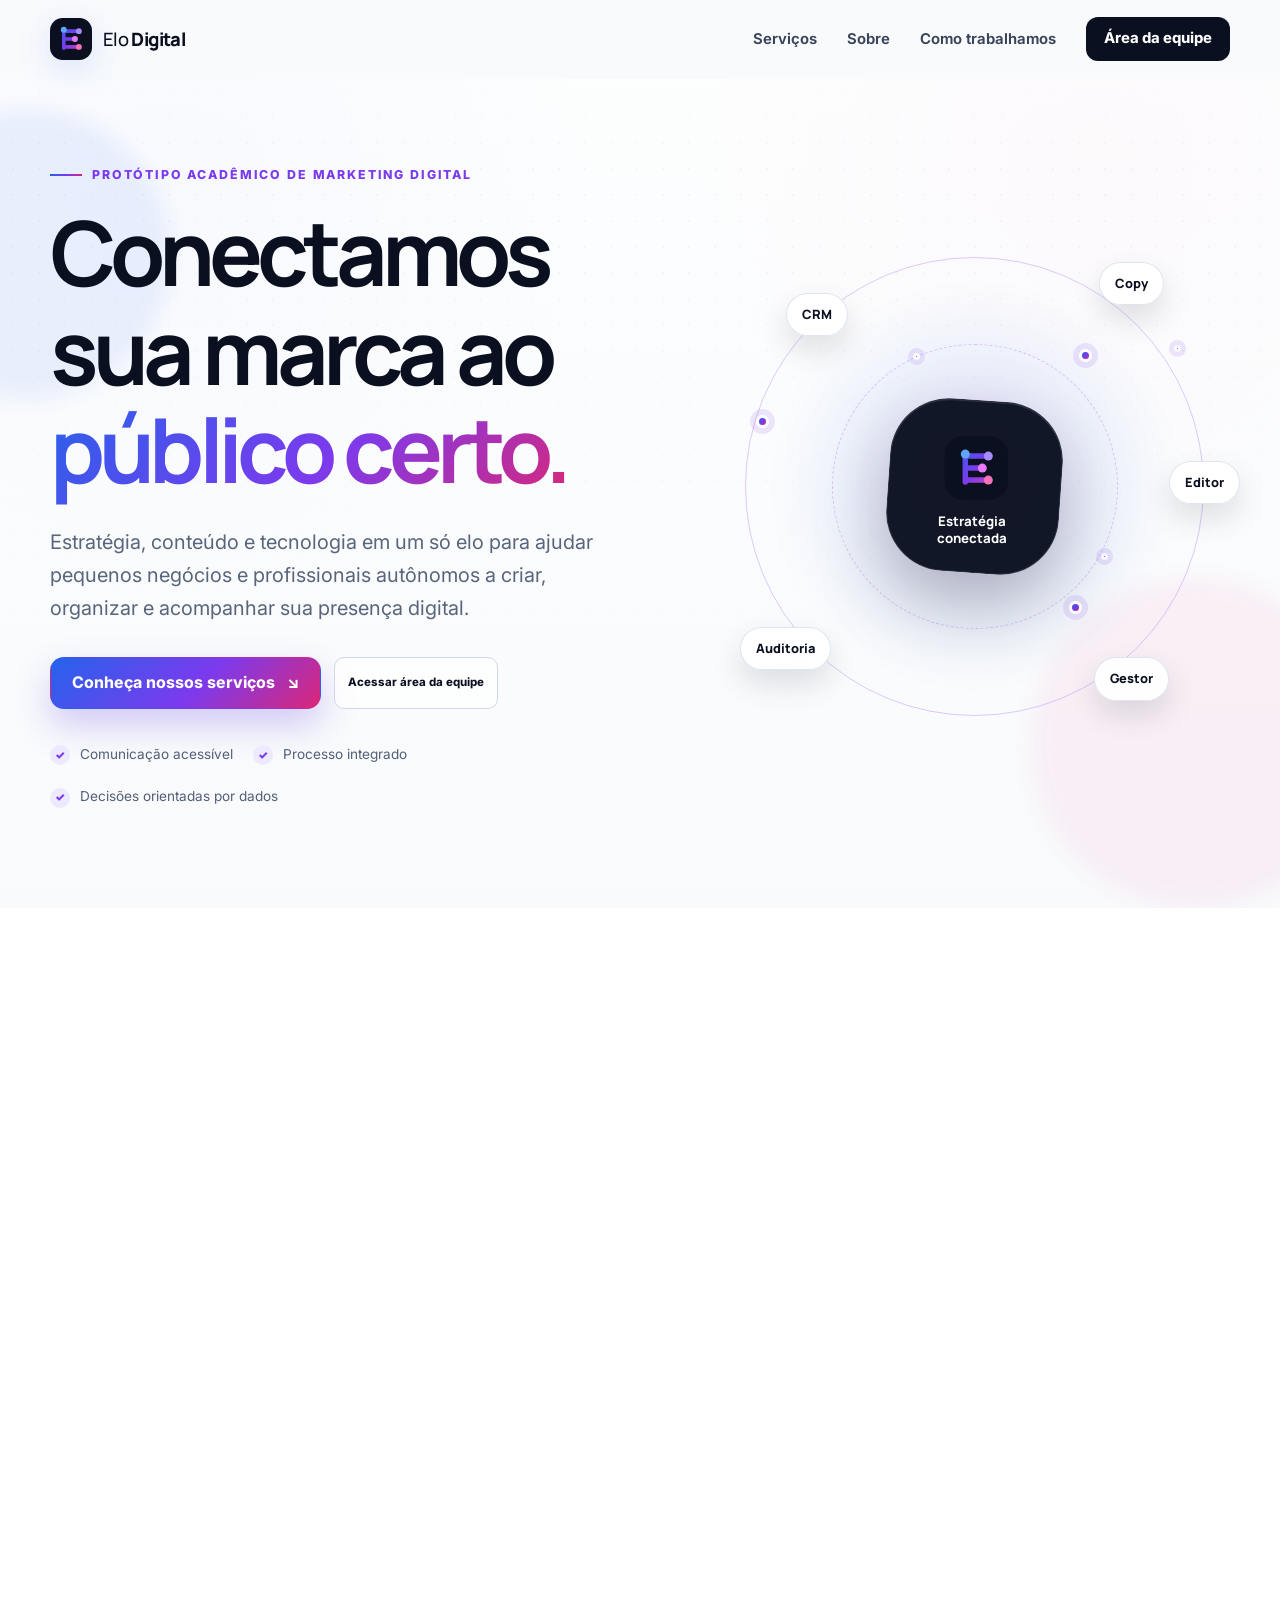
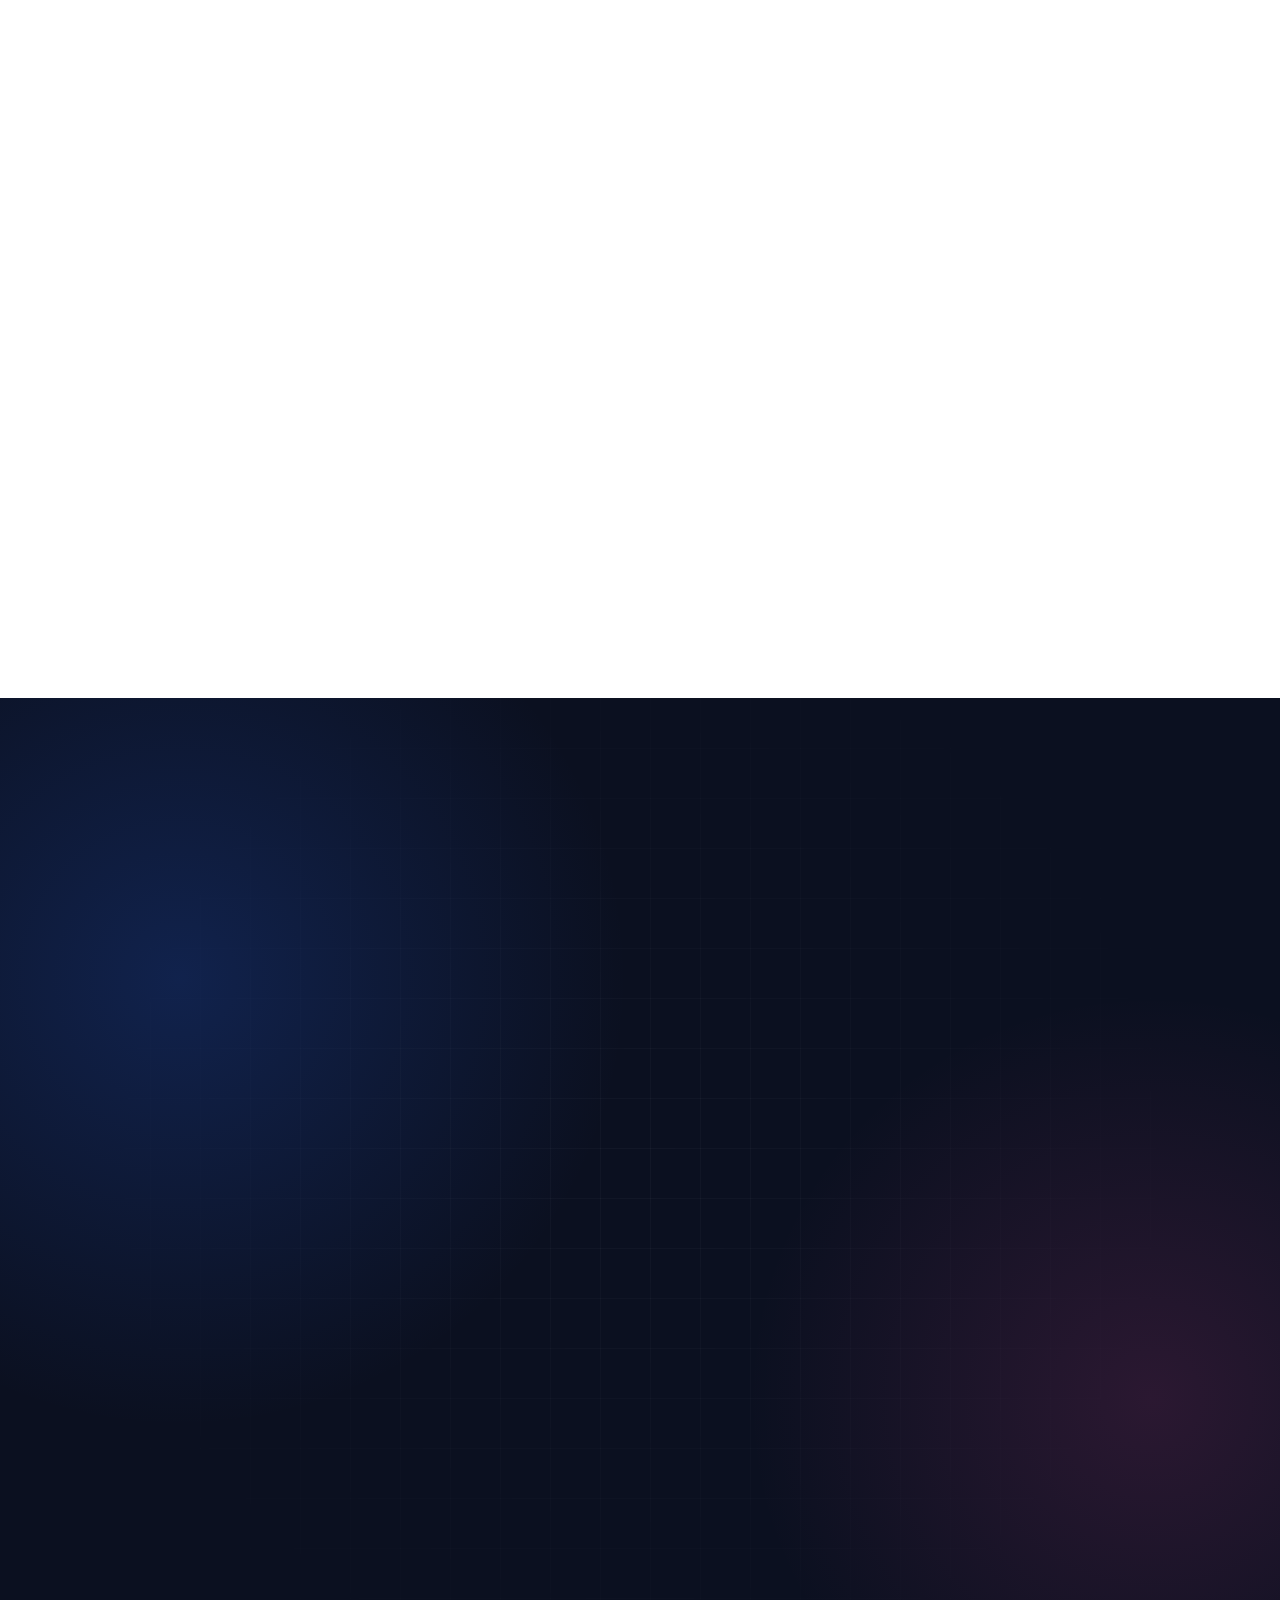
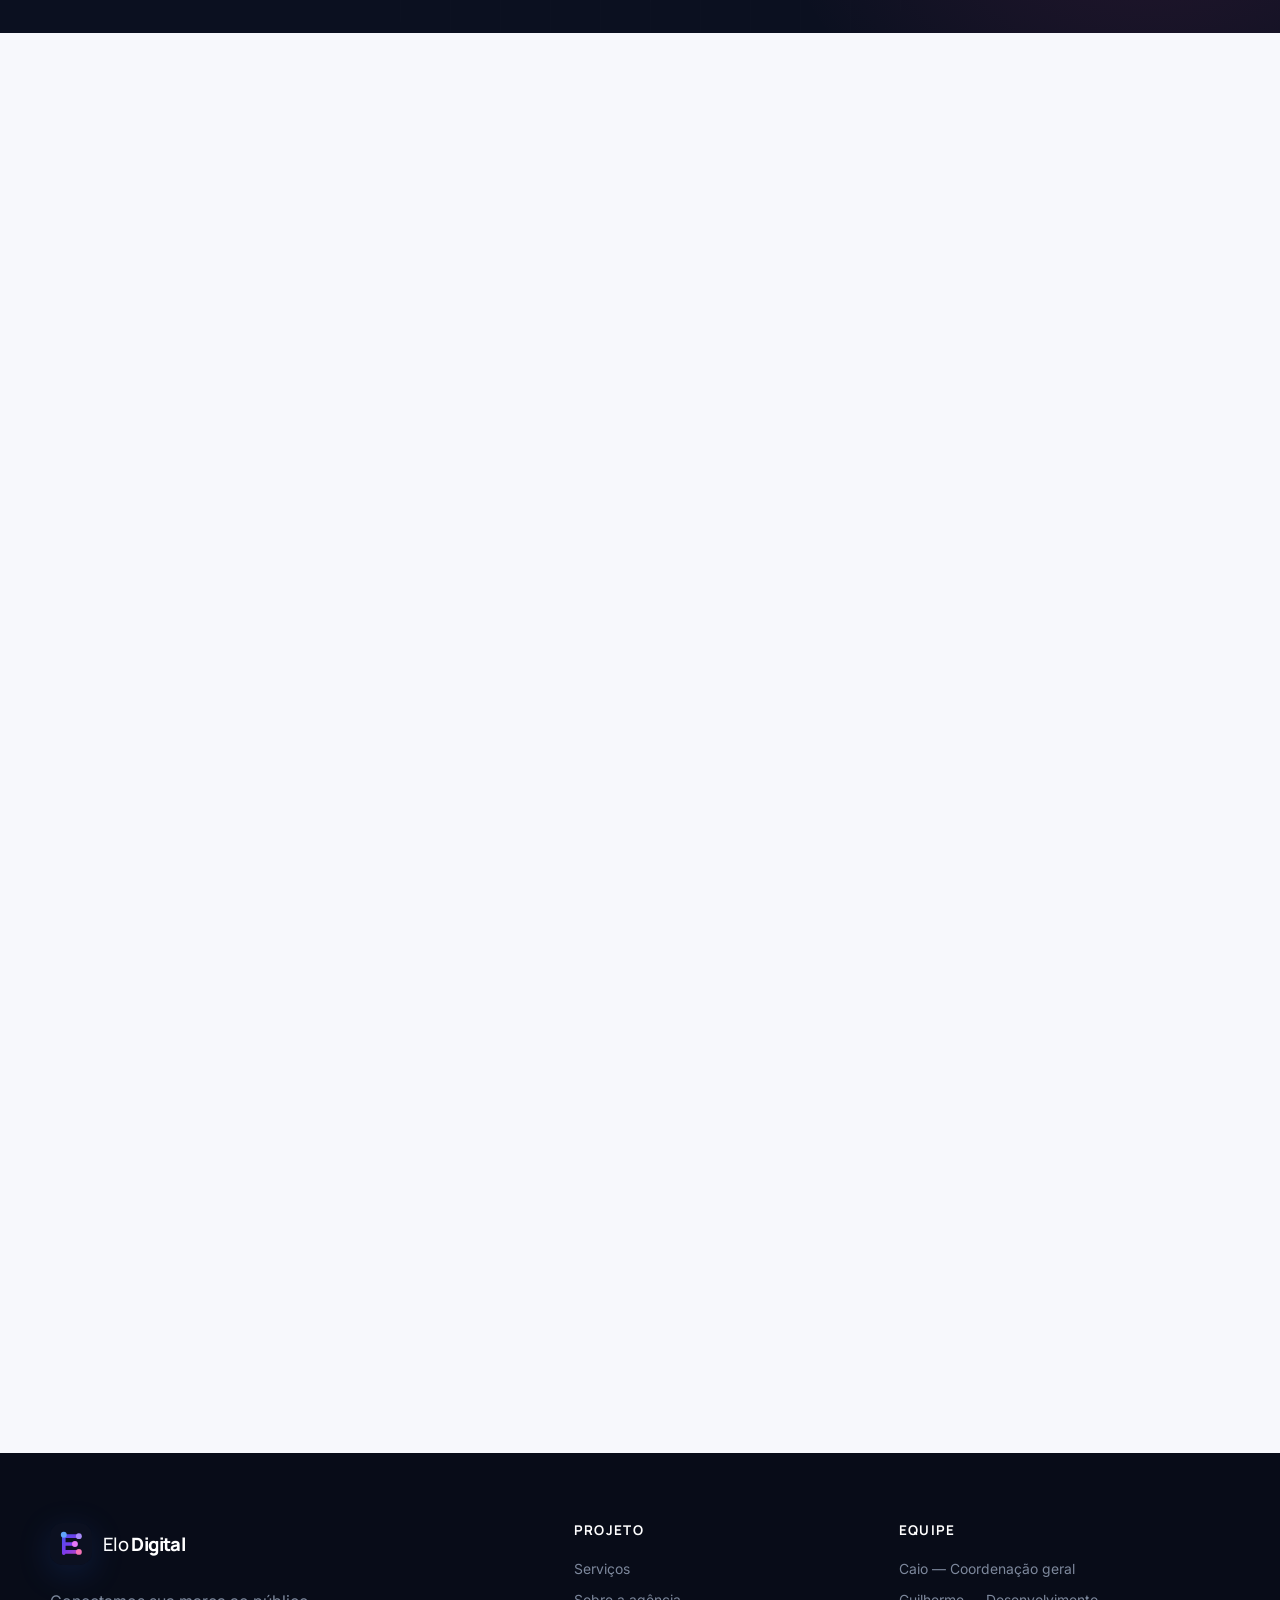
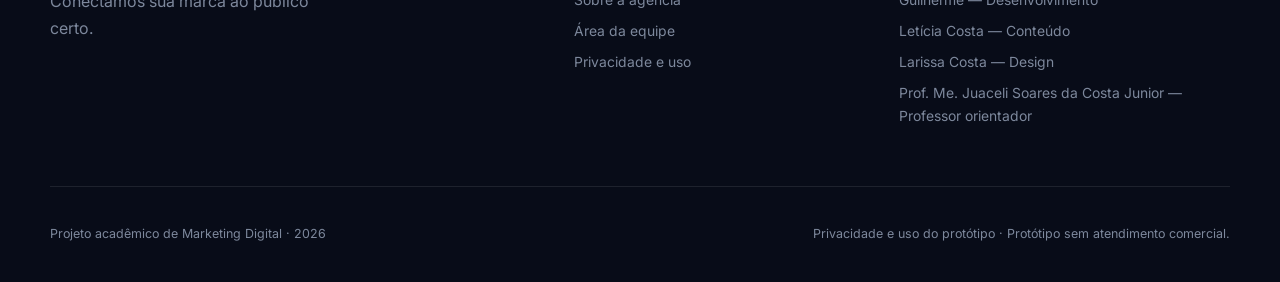
<file: index.html>
<!doctype html>
<html lang="pt-BR">
  <head>
    <meta charset="utf-8">
    <meta name="viewport" content="width=device-width, initial-scale=1">
    <meta name="theme-color" content="#0b1020">
    <meta name="referrer" content="no-referrer">
    <meta
      http-equiv="Content-Security-Policy"
      content="default-src 'self'; script-src 'self'; style-src 'self'; img-src 'self' data:; font-src 'self'; connect-src 'none'; object-src 'none'; base-uri 'self'; form-action 'self'; frame-ancestors 'none'"
    >
    <meta
      name="description"
      content="Agência Elo Digital: estratégia, conteúdo e tecnologia para conectar pequenos negócios ao público certo."
    >
    <title>Agência Elo Digital | Conectamos sua marca ao público certo</title>
    <link rel="icon" href="assets/favicon.svg" type="image/svg+xml">
    <link rel="stylesheet" href="styles.css">
    <script src="scripts/home.js" defer></script>
  </head>
  <body class="pagina-home">
    <a class="pular-conteudo" href="#conteudo">Pular para o conteúdo</a>

    <header class="cabecalho-site" data-cabecalho>
      <div class="container barra-navegacao">
        <a class="marca" href="index.html" aria-label="Agência Elo Digital — início">
          <img src="assets/logo.svg" alt="" width="42" height="42">
          <span>Elo <strong>Digital</strong></span>
        </a>

        <button
          class="botao-menu"
          type="button"
          aria-expanded="false"
          aria-controls="navegacao-principal"
          data-menu-botao
        >
          <span class="sr-only">Abrir menu</span>
          <span aria-hidden="true"></span>
          <span aria-hidden="true"></span>
          <span aria-hidden="true"></span>
        </button>

        <nav id="navegacao-principal" class="navegacao-principal" aria-label="Navegação principal" data-menu>
          <a href="#servicos">Serviços</a>
          <a href="#sobre">Sobre</a>
          <a href="#processo">Como trabalhamos</a>
          <a class="botao botao-cabecalho" href="login.html">Área da equipe</a>
        </nav>
      </div>
    </header>

    <main id="conteudo">
      <section class="hero" aria-labelledby="titulo-hero">
        <div class="hero-brilho hero-brilho-um" aria-hidden="true"></div>
        <div class="hero-brilho hero-brilho-dois" aria-hidden="true"></div>
        <div class="container grade-hero">
          <div class="hero-conteudo">
            <p class="sobretitulo">
              <span aria-hidden="true"></span>
              Protótipo acadêmico de Marketing Digital
            </p>
            <h1 id="titulo-hero">Conectamos sua marca ao <em>público certo.</em></h1>
            <p class="hero-resumo">
              Estratégia, conteúdo e tecnologia em um só elo para ajudar pequenos negócios
              e profissionais autônomos a criar, organizar e acompanhar sua presença digital.
            </p>
            <div class="grupo-botoes">
              <a class="botao botao-primario" href="#servicos">
                Conheça nossos serviços
                <span aria-hidden="true">↘</span>
              </a>
              <a class="botao botao-secundario" href="login.html">Acessar área da equipe</a>
            </div>
            <ul class="lista-confianca" aria-label="Características da proposta">
              <li><span aria-hidden="true">✓</span> Comunicação acessível</li>
              <li><span aria-hidden="true">✓</span> Processo integrado</li>
              <li><span aria-hidden="true">✓</span> Decisões orientadas por dados</li>
            </ul>
          </div>

          <div class="hero-visual" aria-label="Cinco áreas conectadas da Agência Elo Digital">
            <div class="orbita orbita-externa" aria-hidden="true"></div>
            <div class="orbita orbita-interna" aria-hidden="true"></div>
            <div class="nucleo-marca">
              <img src="assets/logo.svg" alt="" width="82" height="82">
              <span>Estratégia<br>conectada</span>
            </div>
            <span class="modulo-orbita modulo-crm">CRM</span>
            <span class="modulo-orbita modulo-copy">Copy</span>
            <span class="modulo-orbita modulo-editor">Editor</span>
            <span class="modulo-orbita modulo-gestor">Gestor</span>
            <span class="modulo-orbita modulo-auditoria">Auditoria</span>
            <span class="ponto-decorativo ponto-a" aria-hidden="true"></span>
            <span class="ponto-decorativo ponto-b" aria-hidden="true"></span>
            <span class="ponto-decorativo ponto-c" aria-hidden="true"></span>
          </div>
        </div>
      </section>

      <section id="servicos" class="secao secao-servicos" aria-labelledby="titulo-servicos">
        <div class="container">
          <div class="cabecalho-secao reveal">
            <div>
              <p class="sobretitulo">Um ecossistema, cinco frentes</p>
              <h2 id="titulo-servicos">Do primeiro contato à campanha publicada.</h2>
            </div>
            <p>
              A estrutura planejada reúne os principais pontos operacionais de marketing digital.
              Os cinco módulos já estão disponíveis na área demonstrativa da equipe.
            </p>
          </div>

          <div class="grade-servicos">
            <article class="cartao-servico cartao-destaque reveal">
              <div class="topo-cartao">
                <span class="icone-servico icone-crm" aria-hidden="true">
                  <svg viewBox="0 0 24 24"><path d="M16 21v-2a4 4 0 0 0-4-4H6a4 4 0 0 0-4 4v2M9 11a4 4 0 1 0 0-8 4 4 0 0 0 0 8ZM22 21v-2a4 4 0 0 0-3-3.87M16 3.13a4 4 0 0 1 0 7.75"/></svg>
                </span>
                <span class="selo-disponivel">Disponível</span>
              </div>
              <p class="numero-cartao">01</p>
              <h3>CRM</h3>
              <p class="subtitulo-cartao">Dados e relacionamento</p>
              <p>Centraliza informações da empresa, ajuda a compreender comportamentos e prepara análises preditivas.</p>
              <a class="link-cartao-modulo" href="login.html">Acessar módulo <span aria-hidden="true">→</span></a>
              <span class="linha-cartao" aria-hidden="true"></span>
            </article>

            <article class="cartao-servico reveal">
              <div class="topo-cartao">
                <span class="icone-servico icone-copy" aria-hidden="true">
                  <svg viewBox="0 0 24 24"><path d="m12 19 7-7 3 3-7 7-3-3ZM18 13l-1.5-7.5L2 2l3.5 14.5L13 18M2 2l7.586 7.586M11 13a2 2 0 1 1-4 0 2 2 0 0 1 4 0Z"/></svg>
                </span>
                <span class="selo-disponivel">Disponível</span>
              </div>
              <p class="numero-cartao">02</p>
              <h3>Copy</h3>
              <p class="subtitulo-cartao">Textos e ideias de anúncios</p>
              <p>Organiza objetivos, gatilhos, ofertas e prompts para transformar estratégia em mensagens claras.</p>
              <a class="link-cartao-modulo" href="login.html">Acessar módulo <span aria-hidden="true">→</span></a>
              <span class="linha-cartao" aria-hidden="true"></span>
            </article>

            <article class="cartao-servico reveal">
              <div class="topo-cartao">
                <span class="icone-servico icone-editor" aria-hidden="true">
                  <svg viewBox="0 0 24 24"><rect x="3" y="3" width="18" height="18" rx="2"/><circle cx="8.5" cy="8.5" r="1.5"/><path d="m21 15-5-5L5 21"/></svg>
                </span>
                <span class="selo-disponivel">Disponível</span>
              </div>
              <p class="numero-cartao">03</p>
              <h3>Editor</h3>
              <p class="subtitulo-cartao">Imagens e vídeos</p>
              <p>Planeja formatos, tamanhos, duração e objetivo de peças para stories, reels e outros canais.</p>
              <a class="link-cartao-modulo" href="login.html">Acessar módulo <span aria-hidden="true">→</span></a>
              <span class="linha-cartao" aria-hidden="true"></span>
            </article>

            <article class="cartao-servico reveal">
              <div class="topo-cartao">
                <span class="icone-servico icone-gestor" aria-hidden="true">
                  <svg viewBox="0 0 24 24"><path d="M3 3v18h18M7 16l4-5 4 3 5-7"/><path d="M17 7h3v3"/></svg>
                </span>
                <span class="selo-disponivel">Disponível</span>
              </div>
              <p class="numero-cartao">04</p>
              <h3>Gestor</h3>
              <p class="subtitulo-cartao">Gestão de campanhas</p>
              <p>Planeje campanhas orgânicas e pagas, organize prazos e acompanhe resultados simulados.</p>
              <a class="link-cartao-modulo" href="login.html">Acessar módulo <span aria-hidden="true">→</span></a>
              <span class="linha-cartao" aria-hidden="true"></span>
            </article>

            <article class="cartao-servico reveal">
              <div class="topo-cartao">
                <span class="icone-servico icone-auditoria" aria-hidden="true">
                  <svg viewBox="0 0 24 24"><path d="M9 11 12 14 22 4"/><path d="M21 12v7a2 2 0 0 1-2 2H5a2 2 0 0 1-2-2V5a2 2 0 0 1 2-2h11"/></svg>
                </span>
                <span class="selo-disponivel">Disponível</span>
              </div>
              <p class="numero-cartao">05</p>
              <h3>Auditoria</h3>
              <p class="subtitulo-cartao">Revisão e conformidade</p>
              <p>Revise peças e ofertas com um checklist, registre ajustes e emita um parecer demonstrativo.</p>
              <a class="link-cartao-modulo" href="login.html">Acessar módulo <span aria-hidden="true">→</span></a>
              <span class="linha-cartao" aria-hidden="true"></span>
            </article>
          </div>
        </div>
      </section>

      <section id="sobre" class="secao-sobre" aria-labelledby="titulo-sobre">
        <div class="container grade-sobre">
          <div class="composicao-sobre reveal" aria-hidden="true">
            <div class="painel-dados">
              <div class="painel-topo"><span></span><span></span><span></span></div>
              <p>Conexões ativas</p>
              <div class="grafico-linhas">
                <span></span>
                <span></span>
                <span></span>
                <span></span>
                <span></span>
                <span></span>
              </div>
              <div class="painel-rodape"><strong>Estratégia</strong><span>+ criatividade</span></div>
            </div>
            <div class="selo-flutuante">Elo<br><strong>em ação</strong></div>
          </div>

          <div class="conteudo-sobre reveal">
            <p class="sobretitulo sobretitulo-claro">Sobre a agência</p>
            <h2 id="titulo-sobre">O elo entre uma boa ideia e uma presença digital consistente.</h2>
            <p>
              A Agência Elo Digital nasce como um projeto acadêmico para tornar o marketing
              mais compreensível e organizado para quem empreende. Nossa proposta conecta
              planejamento, produção e acompanhamento em uma jornada simples.
            </p>
            <div class="lista-valores">
              <div>
                <span>01</span>
                <p><strong>Clareza</strong> para transformar termos técnicos em decisões práticas.</p>
              </div>
              <div>
                <span>02</span>
                <p><strong>Criação</strong> alinhada aos objetivos e à realidade de cada negócio.</p>
              </div>
              <div>
                <span>03</span>
                <p><strong>Acompanhamento</strong> para aprender com cada ação e evoluir.</p>
              </div>
            </div>
          </div>
        </div>
      </section>

      <section id="processo" class="secao secao-processo" aria-labelledby="titulo-processo">
        <div class="container">
          <div class="cabecalho-processo reveal">
            <p class="sobretitulo">Como trabalhamos</p>
            <h2 id="titulo-processo">Um processo direto, do contexto ao aprendizado.</h2>
          </div>
          <ol class="etapas-processo">
            <li class="reveal">
              <span class="numero-etapa">01</span>
              <div class="icone-etapa" aria-hidden="true">◎</div>
              <h3>Entender</h3>
              <p>Conhecemos o negócio, o público e o objetivo antes de escolher formatos ou canais.</p>
            </li>
            <li class="reveal">
              <span class="numero-etapa">02</span>
              <div class="icone-etapa" aria-hidden="true">◇</div>
              <h3>Criar</h3>
              <p>Conectamos texto, imagem, vídeo e campanha em uma comunicação coerente.</p>
            </li>
            <li class="reveal">
              <span class="numero-etapa">03</span>
              <div class="icone-etapa" aria-hidden="true">↗</div>
              <h3>Acompanhar</h3>
              <p>Organizamos dados e aprendizados para apoiar as próximas decisões.</p>
            </li>
          </ol>
        </div>
      </section>

      <section class="secao-cta" aria-labelledby="titulo-cta">
        <div class="container caixa-cta reveal">
          <div class="cta-orbe cta-orbe-a" aria-hidden="true"></div>
          <div class="cta-orbe cta-orbe-b" aria-hidden="true"></div>
          <div>
            <p class="sobretitulo sobretitulo-claro">Área interna demonstrativa</p>
            <h2 id="titulo-cta">A estratégia começa quando a equipe se conecta.</h2>
            <p>Acesse o protótipo funcional e conheça o painel planejado para os cinco módulos.</p>
          </div>
          <a class="botao botao-claro" href="login.html">
            Entrar na área da equipe
            <span aria-hidden="true">→</span>
          </a>
        </div>
      </section>
    </main>

    <footer class="rodape-site">
      <div class="container rodape-principal">
        <div class="rodape-marca">
          <a class="marca marca-rodape" href="index.html">
            <img src="assets/logo.svg" alt="" width="42" height="42">
            <span>Elo <strong>Digital</strong></span>
          </a>
          <p>Conectamos sua marca ao público certo.</p>
        </div>
        <div>
          <h2>Projeto</h2>
          <a href="#servicos">Serviços</a>
          <a href="#sobre">Sobre a agência</a>
          <a href="login.html">Área da equipe</a>
          <a href="privacidade.html">Privacidade e uso</a>
        </div>
        <div>
          <h2>Equipe</h2>
          <p>Caio — Coordenação geral</p>
          <p>Guilherme — Desenvolvimento</p>
          <p>Letícia Costa — Conteúdo</p>
          <p>Larissa Costa — Design</p>
          <p>Prof. Me. Juaceli Soares da Costa Junior — Professor orientador</p>
        </div>
      </div>
      <div class="container rodape-final">
        <p>Projeto acadêmico de Marketing Digital · 2026</p>
        <p><a href="privacidade.html">Privacidade e uso do protótipo</a> · Protótipo sem atendimento comercial.</p>
      </div>
    </footer>
  </body>
</html>
</file>
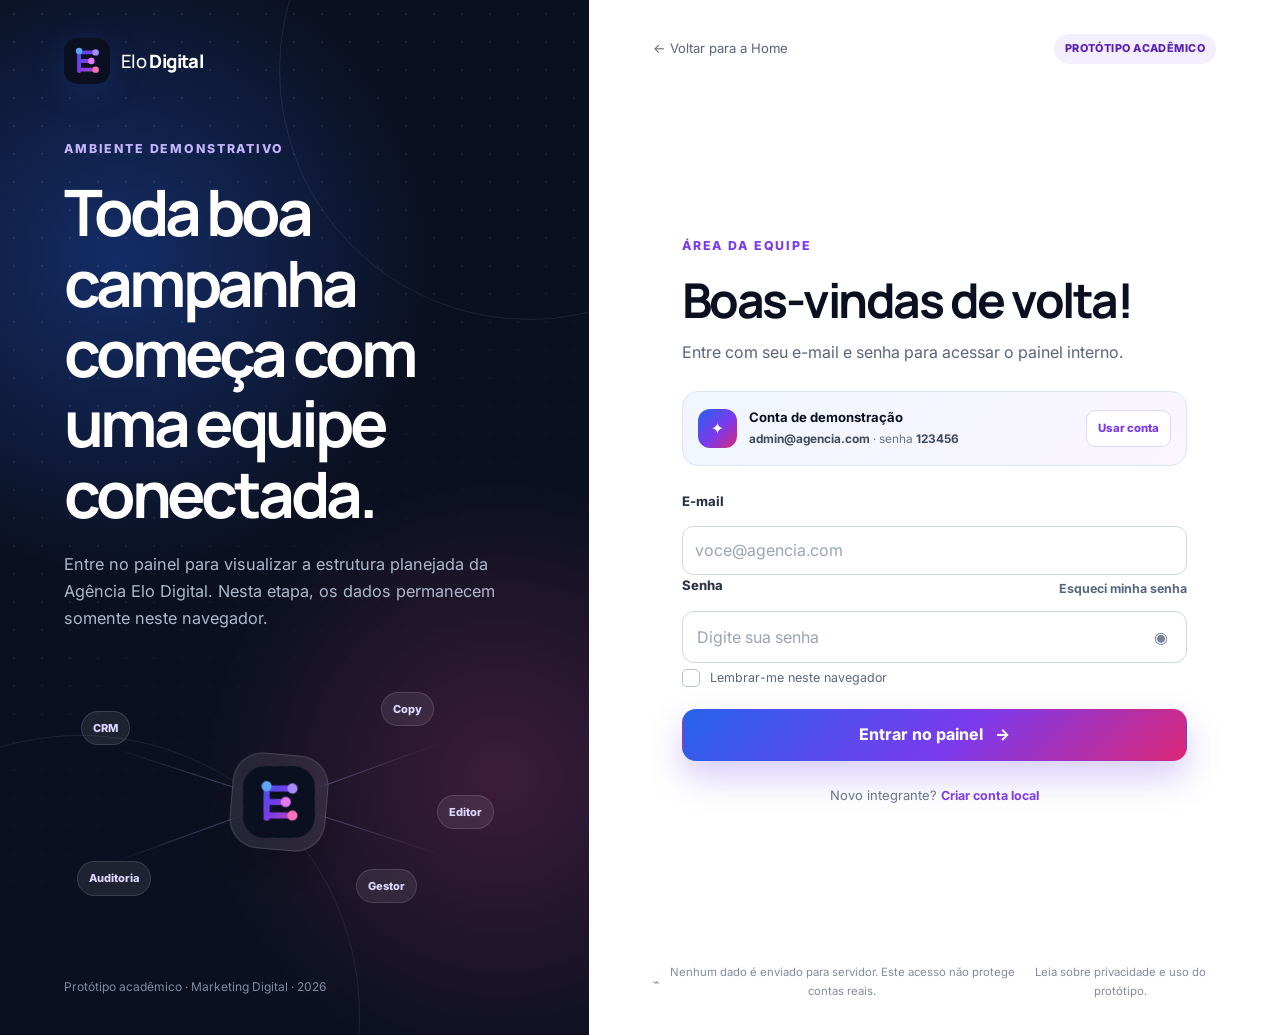
<file: auditoria.html>
<!doctype html>
<html lang="pt-BR">
  <head>
    <meta charset="utf-8"><meta name="viewport" content="width=device-width, initial-scale=1"><meta name="theme-color" content="#db2777"><meta name="referrer" content="no-referrer">
    <meta http-equiv="Content-Security-Policy" content="default-src 'self'; script-src 'self'; style-src 'self'; img-src 'self' data: blob:; font-src 'self'; connect-src 'none'; object-src 'none'; base-uri 'self'; form-action 'self'; frame-ancestors 'none'">
    <meta name="description" content="Auditoria demonstrativa de campanhas da Agência Elo Digital."><title>Auditoria | Agência Elo Digital</title>
    <link rel="icon" href="assets/favicon.svg" type="image/svg+xml"><link rel="stylesheet" href="styles.css">
    <script src="scripts/auth.js" defer></script><script src="scripts/data.js" defer></script><script src="scripts/module-shell.js" defer></script><script src="scripts/auditoria.js" defer></script>
  </head>
  <body class="pagina-modulo modulo-auditoria">
    <a class="pular-conteudo" href="#conteudo-modulo">Pular para o conteúdo</a>
    <header class="cabecalho-modulo-site"><div class="container barra-modulo-site">
      <a class="marca" href="dashboard.html" aria-label="Agência Elo Digital — painel"><img src="assets/logo.svg" alt="" width="42" height="42"><span>Elo <strong>Digital</strong></span></a>
      <nav class="navegacao-modulos" aria-label="Módulos internos"><a href="dashboard.html">Painel</a><a href="crm.html">CRM</a><a href="copy.html">Copy</a><a href="editor.html">Editor</a><a href="gestor.html">Gestor</a><a class="ativo" href="auditoria.html" aria-current="page">Auditoria</a></nav>
      <div class="acoes-modulo"><span class="avatar-usuario" data-avatar>ED</span><span class="nome-usuario-modulo" data-nome-menu>Equipe Elo</span><button class="botao-sair" type="button" data-sair>Sair</button></div>
    </div></header>
    <main id="conteudo-modulo">
      <section class="hero-modulo"><div class="container hero-modulo-conteudo"><div><p class="sobretitulo">Auditoria · Revisão e conformidade</p><h1>Revisar antes de publicar também faz parte da estratégia.</h1><p>Analise textos, peças, oferta e uso de dados, registre alertas e emita um parecer interno que controla a publicação simulada.</p></div><a class="botao botao-primario" href="#nova-revisao">Iniciar revisão</a></div></section>
      <section class="area-modulo container">
        <div class="aviso-prototipo" role="note"><span aria-hidden="true">i</span><p><strong>Parecer acadêmico.</strong> Esta revisão demonstrativa registra verificações internas e não substitui análise jurídica profissional. Use apenas dados e materiais fictícios.</p></div>
        <div class="cartoes-indicadores indicadores-auditoria"><article><span>Campanhas</span><strong data-audit-campaigns>0</strong><small>para revisar</small></article><article><span>Pendentes</span><strong data-audit-pending>0</strong><small>sem liberação</small></article><article><span>Alertas bloqueadores</span><strong data-blocking-alerts>0</strong><small>no parecer mais recente</small></article><article><span>Revisões</span><strong data-audit-count>0</strong><small>histórico imutável</small></article></div>

        <section id="nova-revisao" class="painel-modulo painel-auditoria" aria-labelledby="titulo-nova-revisao">
          <div class="cabecalho-painel-modulo"><div><p class="rotulo-formulario">Análise preventiva</p><h2 id="titulo-nova-revisao">Nova revisão</h2></div><select class="seletor-campanha-painel" data-audit-campaign aria-label="Campanha para auditar"></select></div>
          <div class="grade-contexto-auditoria"><article data-audit-context></article><div data-audit-materials></div></div>
          <div class="cabecalho-subsecao"><div><h3>Verificação automática</h3><p>Regras simples procuram pendências; a equipe deve confirmar o contexto.</p></div><button class="botao-secundario" type="button" data-run-scan>Executar novamente</button></div>
          <div class="lista-alertas" data-auto-alerts></div>

          <form data-audit-form novalidate>
            <fieldset><legend>Checklist da equipe</legend><div class="checklist-auditoria" data-checklist>
              <div data-check-item="privacy"><span><strong>Privacidade e LGPD</strong><small>Finalidade, necessidade, base aplicável e dados fictícios.</small></span><select name="privacy"></select></div>
              <div data-check-item="advertising"><span><strong>Clareza da publicidade e CDC</strong><small>Oferta identificável, verdadeira e com condições essenciais.</small></span><select name="advertising"></select></div>
              <div data-check-item="copyright"><span><strong>Direitos autorais</strong><small>Origem e licença de textos, imagens, músicas e vídeos.</small></span><select name="copyright"></select></div>
              <div data-check-item="imageRights"><span><strong>Uso de imagem e marcas</strong><small>Autorização para pessoas, marcas e logotipos identificáveis.</small></span><select name="imageRights"></select></div>
              <div data-check-item="accessibility"><span><strong>Acessibilidade</strong><small>Contraste, legibilidade e legendas quando aplicáveis.</small></span><select name="accessibility"></select></div>
              <div data-check-item="channelRules"><span><strong>Regras dos canais</strong><small>Formato e comunicação adequados aos canais selecionados.</small></span><select name="channelRules"></select></div>
              <div data-check-item="children"><span><strong>Proteção de crianças e adolescentes</strong><small>ECA Digital, quando o público incluir menores.</small></span><select name="children"></select></div>
              <div data-check-item="repeatedContact"><span><strong>Contato reiterado e privacidade</strong><small>Aplicável quando houver contato repetitivo ou potencialmente invasivo.</small></span><select name="repeatedContact"></select></div>
            </div><label class="campo-formulario"><span>Observações do checklist</span><textarea name="checklistNotes" rows="3" maxlength="600"></textarea></label></fieldset>

            <fieldset><legend>Alerta adicional opcional</legend><div class="grade-formulario"><label class="campo-formulario"><span>Gravidade</span><select name="manualSeverity"><option value="">Sem alerta adicional</option><option>Informativo</option><option>Atenção</option><option>Alto risco</option><option>Bloqueador</option></select></label><label class="campo-formulario"><span>Material relacionado</span><select name="manualSource"><option value="">Campanha inteira</option></select></label><label class="campo-formulario campo-largo"><span>Título do alerta</span><input name="manualAlertTitle" maxlength="120"></label><label class="campo-formulario campo-largo"><span>Detalhamento e ajuste esperado</span><textarea name="manualAlertDetail" rows="3" maxlength="500"></textarea></label></div></fieldset>

            <fieldset><legend>Parecer técnico</legend><div class="grade-formulario"><label class="campo-formulario"><span>Resultado *</span><select name="result"><option>Favorável</option><option>Favorável com ajustes</option><option selected>Desfavorável</option></select></label><label class="campo-formulario"><span>Nível geral de risco *</span><select name="riskLevel"><option>Informativo</option><option>Atenção</option><option>Alto risco</option><option selected>Bloqueador</option></select></label><label class="campo-formulario campo-largo"><span>Resumo da análise *</span><textarea name="summary" rows="3" maxlength="600" required></textarea></label><label class="campo-formulario campo-largo"><span>Resumo da peça e da oferta</span><textarea name="offerSummary" rows="2" maxlength="400"></textarea></label><label class="campo-formulario campo-largo"><span>Ajustes recomendados *</span><textarea name="recommendations" rows="3" maxlength="600" required></textarea></label></div></fieldset>

            <fieldset><legend>Ciência da revisão</legend><p class="texto-aceite">Confirmo que li o parecer e estou ciente das recomendações e dos ajustes indicados para esta campanha. Esta confirmação registra minha ciência da revisão interna.</p><label class="campo-formulario"><span>Justificativa ou observação do aceite *</span><textarea name="acceptanceJustification" rows="2" maxlength="350" required></textarea></label><label class="checkbox-aceite"><input type="checkbox" name="acceptance" required> Confirmar ciência antes de registrar o parecer imutável.</label></fieldset>
            <p class="mensagem-formulario" data-audit-message role="alert"></p><div class="acoes-parecer"><button class="botao botao-primario" type="submit">Registrar parecer</button><button class="botao-secundario" type="button" data-print-current>Imprimir parecer mais recente</button></div>
          </form>
        </section>

        <section class="painel-modulo" aria-labelledby="titulo-historico-auditoria"><div class="cabecalho-painel-modulo"><div><p class="rotulo-formulario">Registro permanente</p><h2 id="titulo-historico-auditoria">Histórico de revisões</h2></div><span class="contador-registros"><strong data-audit-history-count>0</strong> pareceres</span></div><div class="linha-tempo-auditoria" data-audit-history></div><div class="estado-vazio compacto" data-audit-empty hidden><h3>Nenhuma revisão registrada.</h3><p>Execute a análise e registre o primeiro parecer da campanha.</p></div></section>
      </section>

      <section class="relatorio-impressao" data-print-report aria-label="Relatório de auditoria para impressão"></section>
    </main>
    <footer class="rodape-dashboard"><div class="container"><p>Agência Elo Digital · Projeto acadêmico de Marketing Digital</p><p><a href="privacidade.html">Privacidade e uso do protótipo</a></p></div></footer>
  </body>
</html>
</file>
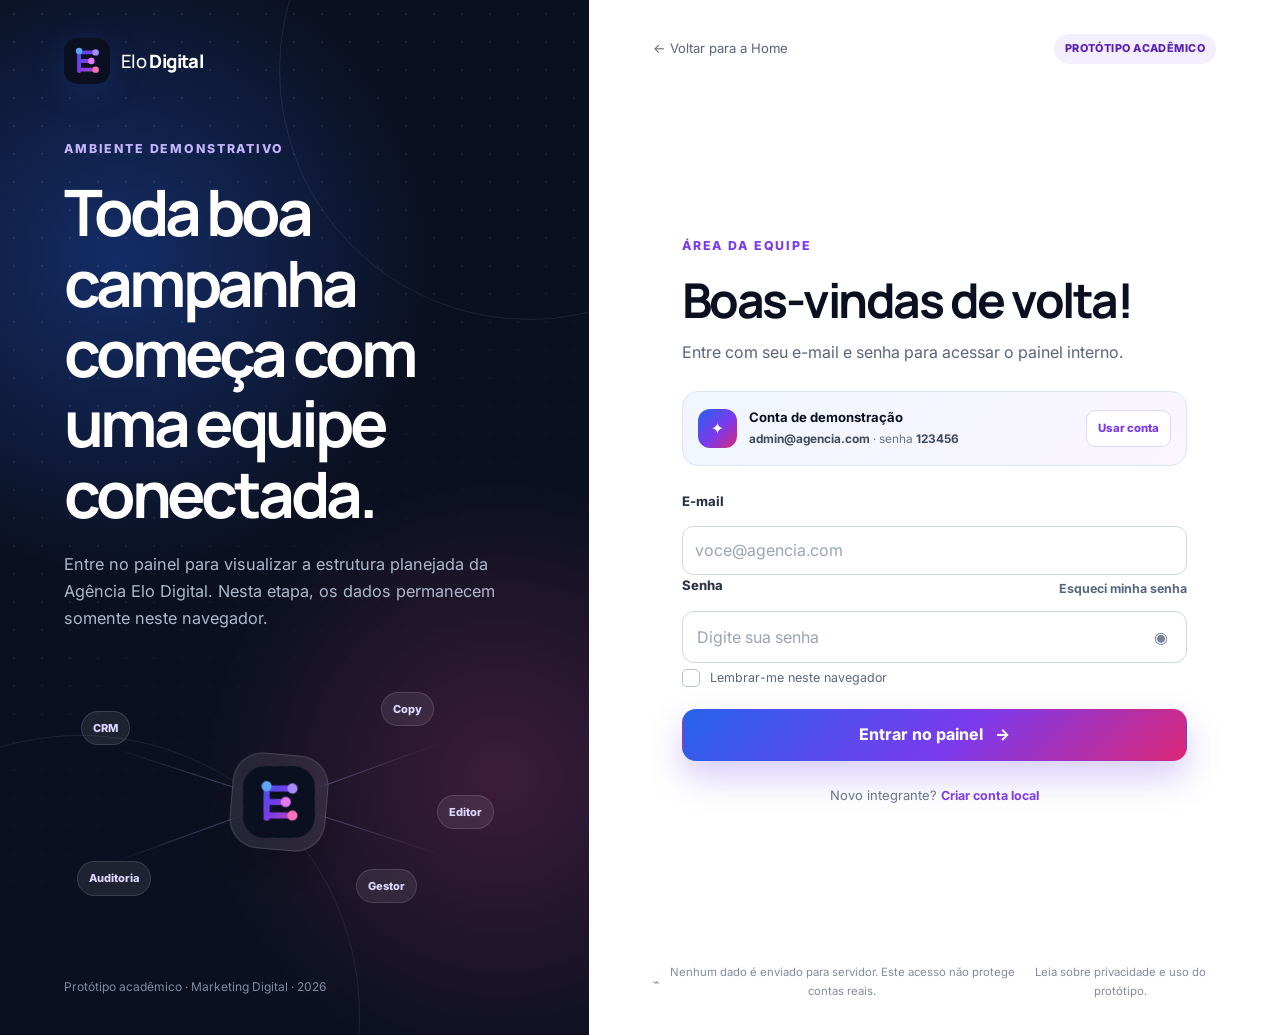
<file: copy.html>
<!doctype html>
<html lang="pt-BR">
  <head>
    <meta charset="utf-8"><meta name="viewport" content="width=device-width, initial-scale=1"><meta name="theme-color" content="#ec4899"><meta name="referrer" content="no-referrer">
    <meta http-equiv="Content-Security-Policy" content="default-src 'self'; script-src 'self'; style-src 'self'; img-src 'self' data: blob:; font-src 'self'; connect-src 'none'; object-src 'none'; base-uri 'self'; form-action 'self'; frame-ancestors 'none'">
    <meta name="description" content="Gerador de textos demonstrativo da Agência Elo Digital."><title>Copy | Agência Elo Digital</title>
    <link rel="icon" href="assets/favicon.svg" type="image/svg+xml"><link rel="stylesheet" href="styles.css">
    <script src="scripts/auth.js" defer></script><script src="scripts/data.js" defer></script><script src="scripts/module-shell.js" defer></script><script src="scripts/copy.js" defer></script>
  </head>
  <body class="pagina-modulo modulo-copy">
    <a class="pular-conteudo" href="#conteudo-modulo">Pular para o conteúdo</a>
    <header class="cabecalho-modulo-site"><div class="container barra-modulo-site">
      <a class="marca" href="dashboard.html" aria-label="Agência Elo Digital — painel"><img src="assets/logo.svg" alt="" width="42" height="42"><span>Elo <strong>Digital</strong></span></a>
      <nav class="navegacao-modulos" aria-label="Módulos internos"><a href="dashboard.html">Painel</a><a href="crm.html">CRM</a><a class="ativo" href="copy.html" aria-current="page">Copy</a><a href="editor.html">Editor</a><a href="gestor.html">Gestor</a><a href="auditoria.html">Auditoria</a></nav>
      <div class="acoes-modulo"><span class="avatar-usuario" data-avatar>ED</span><span class="nome-usuario-modulo" data-nome-menu>Equipe Elo</span><button class="botao-sair" type="button" data-sair>Sair</button></div>
    </div></header>
    <main id="conteudo-modulo">
      <section class="hero-modulo"><div class="container hero-modulo-conteudo"><div><p class="sobretitulo">Copy · Textos e ideias de anúncios</p><h1>Da estratégia à mensagem, com contexto e responsabilidade.</h1><p>Configure o formato, o objetivo e o tom para gerar uma sugestão local editável e um prompt pronto para usar em uma ferramenta externa de IA.</p></div><a class="botao botao-primario" href="#historico">Ver histórico</a></div></section>
      <section class="area-modulo container">
        <div class="aviso-prototipo" role="note"><span aria-hidden="true">i</span><p><strong>Geração local.</strong> Nenhum dado é enviado a serviços externos. Os modelos usam somente o conteúdo informado e não inventam avaliações, descontos, prazos ou resultados.</p></div>
        <div class="layout-copy">
          <section class="painel-modulo painel-configuracao" aria-labelledby="titulo-config-copy">
            <div class="cabecalho-painel-modulo"><div><p class="rotulo-formulario">Configuração guiada</p><h2 id="titulo-config-copy">Criar texto</h2></div><button class="botao-texto" type="button" data-clear-copy>Limpar</button></div>
            <form data-copy-form novalidate>
              <input type="hidden" name="id">
              <label class="campo-formulario"><span>Campanha compartilhada *</span><select name="campaignId" required></select><small data-error-for="campaignId"></small></label>
              <div class="resumo-campanha" data-campaign-summary><p>Selecione uma campanha para preencher empresa, produto, objetivo e público.</p></div>
              <div class="grade-formulario">
                <label class="campo-formulario"><span>Tipo de texto *</span><select name="type" required><option value="Legenda para post">Legenda para post</option><option value="Story">Texto para story</option><option value="Anúncio">Anúncio</option><option value="WhatsApp">Mensagem de WhatsApp</option><option value="E-mail promocional">E-mail promocional</option></select></label>
                <label class="campo-formulario"><span>Objetivo *</span><select name="objective" required></select></label>
                <label class="campo-formulario"><span>Tom de voz *</span><select name="tone"><option>Profissional</option><option>Acolhedor</option><option>Criativo</option><option>Direto</option><option>Promocional</option></select></label>
                <label class="campo-formulario"><span>Tamanho *</span><select name="length"><option>Curto</option><option selected>Médio</option><option>Detalhado</option></select></label>
                <label class="campo-formulario campo-largo"><span>Gatilho de comunicação</span><select name="trigger"><option>Sem gatilho</option><option>Benefício concreto</option><option>Novidade</option><option>Prova social</option><option>Urgência</option><option>Escassez</option></select></label>
              </div>
              <div class="campo-condicional" data-social-proof hidden><label class="campo-formulario"><span>Avaliação ou depoimento real *</span><textarea name="socialProof" rows="3" maxlength="350" placeholder="Informe a evidência fornecida pelo cliente."></textarea><small data-error-for="socialProof"></small></label></div>
              <div class="grade-formulario bloco-oferta">
                <label class="campo-formulario"><span>Preço</span><input name="price" maxlength="50" placeholder="Ex.: R$ 19,90"></label>
                <label class="campo-formulario"><span>Desconto</span><input name="discount" maxlength="80" placeholder="Ex.: 10% no Pix"></label>
                <label class="campo-formulario"><span>Prazo/data da oferta</span><input name="deadline" maxlength="80" placeholder="Ex.: até 30/11/2026"></label>
                <label class="campo-formulario"><span>Quantidade disponível</span><input name="quantity" maxlength="80" placeholder="Ex.: 20 unidades"></label>
                <label class="campo-formulario campo-largo"><span>Condições</span><textarea name="conditions" rows="2" maxlength="250" placeholder="Informe regras reais da oferta."></textarea></label>
                <label class="campo-formulario campo-largo"><span>Instruções complementares</span><textarea name="instructions" rows="3" maxlength="400" placeholder="Opcional: termos obrigatórios, canal, palavras a evitar..."></textarea></label>
              </div>
              <p class="mensagem-formulario" data-copy-form-message role="alert"></p>
              <button class="botao botao-primario botao-largo" type="submit">Gerar sugestão e prompt</button>
            </form>
          </section>

          <section class="painel-modulo painel-resultado-copy" aria-labelledby="titulo-resultado-copy">
            <div class="cabecalho-painel-modulo"><div><p class="rotulo-formulario">Resultado editável</p><h2 id="titulo-resultado-copy">Sua sugestão</h2></div><span class="selo-disponivel">Modelo local</span></div>
            <div class="estado-inicial-copy" data-copy-empty><span aria-hidden="true">✦</span><h3>Configure os campos ao lado.</h3><p>A sugestão aparecerá aqui para revisão antes de ser salva.</p></div>
            <div data-copy-result hidden>
              <label class="campo-formulario"><span>Texto gerado</span><textarea data-generated-text rows="12" aria-describedby="copy-edit-hint"></textarea><small id="copy-edit-hint">Você pode editar livremente antes de salvar.</small></label>
              <div class="grupo-acoes-compactas"><button class="botao-secundario" type="button" data-copy-text>Copiar texto</button><button class="botao-secundario" type="button" data-download-text>Baixar TXT</button><button class="botao botao-primario" type="button" data-save-copy>Salvar no histórico</button></div>
              <div class="caixa-prompt"><div><p class="rotulo-formulario">Prompt para IA externa</p><button class="botao-texto" type="button" data-copy-prompt>Copiar prompt</button></div><pre data-generated-prompt></pre></div>
            </div>
          </section>
        </div>

        <section id="historico" class="painel-modulo" aria-labelledby="titulo-historico-copy">
          <div class="cabecalho-painel-modulo"><div><p class="rotulo-formulario">Versões salvas</p><h2 id="titulo-historico-copy">Histórico do Copy</h2></div><span class="contador-registros"><strong data-copy-count>0</strong> textos</span></div>
          <div class="grade-historico" data-copy-history></div>
          <div class="estado-vazio compacto" data-history-empty hidden><h3>Nenhum texto salvo ainda.</h3><p>Gere sua primeira sugestão e salve uma versão para compará-la depois.</p></div>
        </section>
      </section>
    </main>
    <footer class="rodape-dashboard"><div class="container"><p>Agência Elo Digital · Projeto acadêmico de Marketing Digital</p><p><a href="privacidade.html">Privacidade e uso do protótipo</a></p></div></footer>
  </body>
</html>
</file>
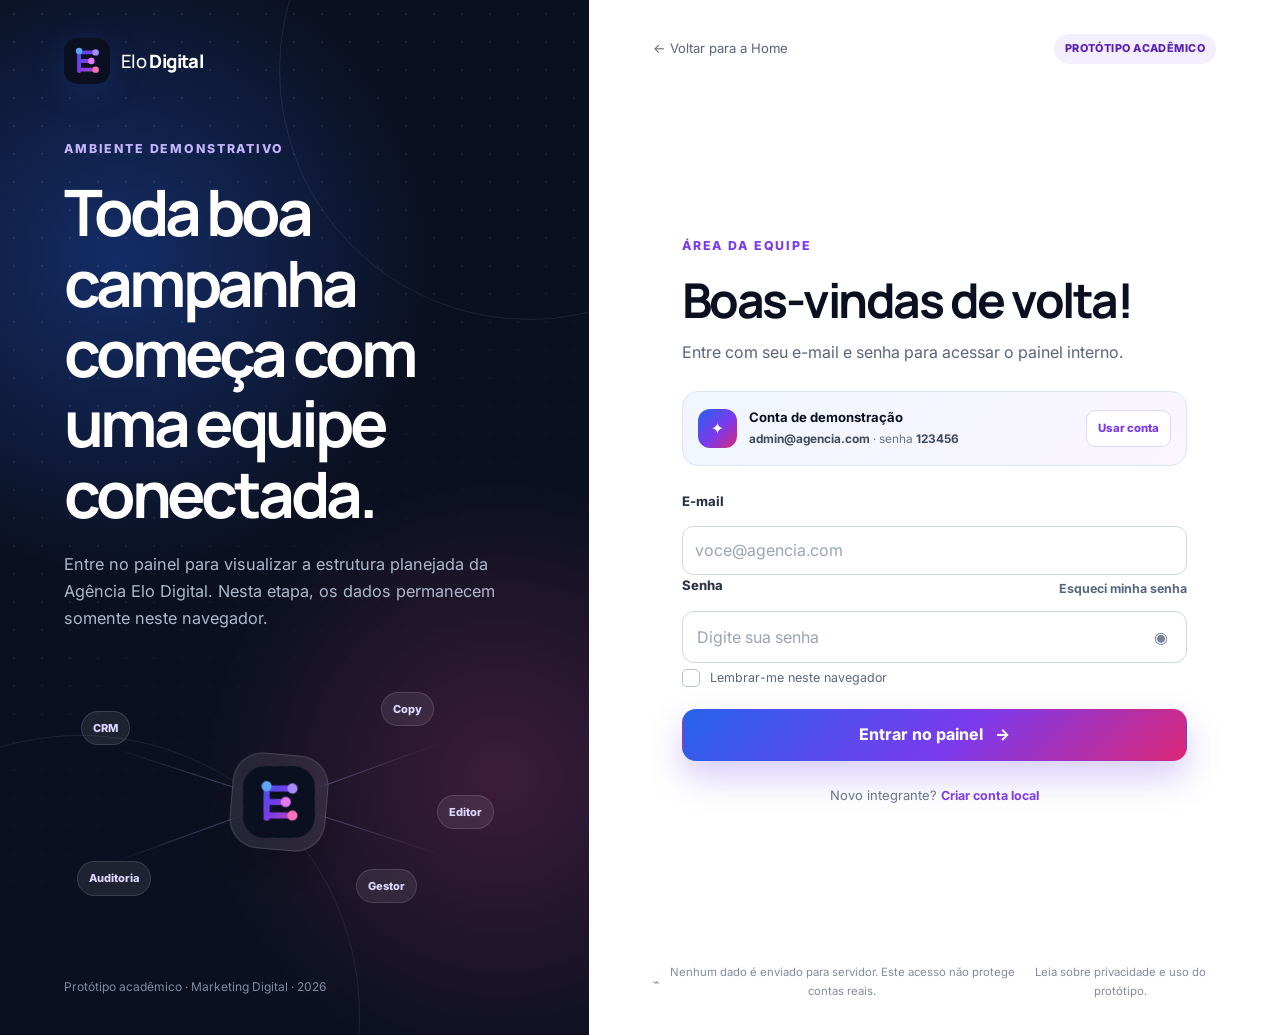
<file: crm.html>
<!doctype html>
<html lang="pt-BR">
  <head>
    <meta charset="utf-8">
    <meta name="viewport" content="width=device-width, initial-scale=1">
    <meta name="theme-color" content="#2563eb">
    <meta name="referrer" content="no-referrer">
    <meta http-equiv="Content-Security-Policy" content="default-src 'self'; script-src 'self'; style-src 'self'; img-src 'self' data: blob:; font-src 'self'; connect-src 'none'; object-src 'none'; base-uri 'self'; form-action 'self'; frame-ancestors 'none'">
    <meta name="description" content="CRM demonstrativo da Agência Elo Digital.">
    <title>CRM | Agência Elo Digital</title>
    <link rel="icon" href="assets/favicon.svg" type="image/svg+xml">
    <link rel="stylesheet" href="styles.css">
    <script src="scripts/auth.js" defer></script>
    <script src="scripts/data.js" defer></script>
    <script src="scripts/module-shell.js" defer></script>
    <script src="scripts/crm.js" defer></script>
  </head>
  <body class="pagina-modulo modulo-crm">
    <a class="pular-conteudo" href="#conteudo-modulo">Pular para o conteúdo</a>
    <header class="cabecalho-modulo-site">
      <div class="container barra-modulo-site">
        <a class="marca" href="dashboard.html" aria-label="Agência Elo Digital — painel"><img src="assets/logo.svg" alt="" width="42" height="42"><span>Elo <strong>Digital</strong></span></a>
        <nav class="navegacao-modulos" aria-label="Módulos internos">
          <a href="dashboard.html">Painel</a><a class="ativo" href="crm.html" aria-current="page">CRM</a><a href="copy.html">Copy</a><a href="editor.html">Editor</a><a href="gestor.html">Gestor</a><a href="auditoria.html">Auditoria</a>
        </nav>
        <div class="acoes-modulo"><span class="avatar-usuario" data-avatar>ED</span><span class="nome-usuario-modulo" data-nome-menu>Equipe Elo</span><button class="botao-sair" type="button" data-sair>Sair</button></div>
      </div>
    </header>

    <main id="conteudo-modulo">
      <section class="hero-modulo">
        <div class="container hero-modulo-conteudo">
          <div><p class="sobretitulo">CRM · Dados e relacionamento</p><h1>Relacionamentos mais claros, próximos passos mais seguros.</h1><p>Cadastre empresas e campanhas fictícias, acompanhe o estágio de relacionamento e priorize contatos com uma pontuação demonstrativa.</p></div>
          <button class="botao botao-primario" type="button" data-open-company>+ Adicionar empresa</button>
        </div>
      </section>

      <section class="area-modulo container" aria-label="Resumo do CRM">
        <div class="cartoes-indicadores">
          <article><span>Empresas</span><strong data-count-companies>0</strong><small>cadastradas</small></article>
          <article><span>Campanhas</span><strong data-count-campaigns>0</strong><small>integradas</small></article>
          <article><span>Em proposta</span><strong data-count-proposals>0</strong><small>para acompanhar</small></article>
          <article><span>Clientes</span><strong data-count-clients>0</strong><small>convertidos</small></article>
        </div>

        <div class="aviso-prototipo" role="note"><span aria-hidden="true">i</span><p><strong>Indicador demonstrativo.</strong> Pontuação calculada com regras simples, com base no status e na data do último contato. Use-a como apoio para priorizar o acompanhamento. Ela não representa uma probabilidade de venda.</p></div>

        <section class="painel-modulo" aria-labelledby="titulo-empresas">
          <div class="cabecalho-painel-modulo"><div><p class="rotulo-formulario">Base de relacionamento</p><h2 id="titulo-empresas">Empresas</h2></div><div class="grupo-acoes-compactas"><button class="botao-secundario" type="button" data-open-campaign>+ Nova campanha</button><button class="botao-secundario" type="button" data-export-json>Exportar JSON</button><button class="botao-secundario" type="button" data-export-csv>Exportar CSV</button><label class="botao-secundario upload-botao">Importar JSON<input type="file" accept="application/json,.json" data-import-json></label><button class="botao-texto" type="button" data-restore-demo>Restaurar demonstração</button></div></div>
          <div class="filtros-modulo">
            <label><span>Pesquisar</span><input type="search" data-search placeholder="Nome, segmento ou região"></label>
            <label><span>Status</span><select data-filter-status><option value="">Todos os status</option></select></label>
            <label><span>Ordenar</span><select data-sort><option value="name">Nome (A–Z)</option><option value="recent">Cadastro mais recente</option><option value="contact">Último contato</option></select></label>
          </div>
          <div class="tabela-responsiva">
            <table class="tabela-crm"><thead><tr><th>Empresa</th><th>Status</th><th>Último contato</th><th>Pontuação de potencial</th><th>Campanhas</th><th><span class="visually-hidden">Ações</span></th></tr></thead><tbody data-company-list></tbody></table>
          </div>
          <div class="estado-vazio" data-empty hidden><span aria-hidden="true">◎</span><h3>Nenhuma empresa encontrada.</h3><p>Adicione sua primeira empresa ou ajuste os filtros para começar a organizar os dados.</p><button class="botao botao-primario" type="button" data-open-company>Adicionar empresa</button></div>
        </section>

        <section class="painel-modulo" aria-labelledby="titulo-campanhas">
          <div class="cabecalho-painel-modulo"><div><p class="rotulo-formulario">Conexão entre módulos</p><h2 id="titulo-campanhas">Campanhas</h2></div><button class="botao-secundario" type="button" data-open-campaign>+ Nova campanha</button></div>
          <div class="lista-campanhas" data-campaign-list></div>
          <div class="estado-vazio compacto" data-campaign-empty hidden><h3>Nenhuma campanha cadastrada.</h3><p>Crie uma campanha para compartilhar empresa, produto e objetivo com o Copy e o Editor.</p></div>
        </section>
      </section>
    </main>

    <dialog class="dialogo-modulo" data-company-dialog aria-labelledby="company-dialog-title">
      <form method="dialog" data-company-form novalidate>
        <div class="topo-dialogo"><div><p class="rotulo-formulario">CRM</p><h2 id="company-dialog-title" data-company-title>Adicionar empresa</h2></div><button class="fechar-dialogo" type="button" data-close-dialog aria-label="Fechar">×</button></div>
        <input type="hidden" name="id">
        <fieldset><legend>Informações principais</legend><div class="grade-formulario">
          <label class="campo-formulario"><span>Nome da empresa *</span><input name="name" required maxlength="80"><small data-error-for="name"></small></label>
          <label class="campo-formulario"><span>Segmento *</span><input name="segment" required maxlength="80"><small data-error-for="segment"></small></label>
          <label class="campo-formulario"><span>Região de atuação *</span><input name="region" required maxlength="100"><small data-error-for="region"></small></label>
          <label class="campo-formulario"><span>Status *</span><select name="status" required></select></label>
          <label class="campo-formulario"><span>Data do último contato *</span><input type="date" name="lastContact" required><small data-error-for="lastContact"></small></label>
          <label class="campo-formulario"><span>Nível de interesse</span><select name="interestLevel"><option value="">Não informado</option><option>Baixo</option><option>Médio</option><option>Alto</option></select></label>
          <label class="campo-formulario campo-largo"><span>Resumo do público-alvo *</span><textarea name="audienceSummary" required rows="3" maxlength="400"></textarea><small data-error-for="audienceSummary"></small></label>
        </div></fieldset>
        <fieldset><legend>Perfil e comportamento</legend><div class="grade-formulario">
          <label class="campo-formulario"><span>Faixa etária aproximada</span><input name="ageRange" maxlength="60"></label>
          <label class="campo-formulario"><span>Localização do público</span><input name="location" maxlength="100"></label>
          <label class="campo-formulario"><span>Canal preferido</span><input name="preferredChannel" maxlength="80"></label>
          <label class="campo-formulario"><span>Frequência de interação</span><input name="interactionFrequency" maxlength="80"></label>
          <label class="campo-formulario campo-largo"><span>Interesses</span><textarea name="interests" rows="2" maxlength="250"></textarea></label>
          <label class="campo-formulario campo-largo"><span>Necessidades</span><textarea name="needs" rows="2" maxlength="250"></textarea></label>
          <label class="campo-formulario campo-largo"><span>Observação de comportamento</span><textarea name="behavior" rows="2" maxlength="250"></textarea></label>
        </div></fieldset>
        <fieldset><legend>Informações institucionais opcionais</legend><div class="grade-formulario">
          <label class="campo-formulario campo-largo"><span>Descrição institucional</span><textarea name="description" rows="2" maxlength="350"></textarea></label>
          <label class="campo-formulario"><span>Produtos e serviços</span><textarea name="products" rows="2" maxlength="250"></textarea></label>
          <label class="campo-formulario"><span>Canais digitais</span><textarea name="channels" rows="2" maxlength="250"></textarea></label>
        </div></fieldset>
        <div class="rodape-dialogo"><button class="botao-secundario" type="button" data-close-dialog>Cancelar</button><button class="botao botao-primario" type="submit">Salvar empresa</button></div>
      </form>
    </dialog>

    <dialog class="dialogo-modulo dialogo-compacto" data-campaign-dialog aria-labelledby="campaign-dialog-title">
      <form method="dialog" data-campaign-form novalidate>
        <div class="topo-dialogo"><div><p class="rotulo-formulario">Campanha compartilhada</p><h2 id="campaign-dialog-title" data-campaign-title>Nova campanha</h2></div><button class="fechar-dialogo" type="button" data-close-dialog aria-label="Fechar">×</button></div>
        <input type="hidden" name="id">
        <div class="grade-formulario">
          <label class="campo-formulario campo-largo"><span>Empresa vinculada *</span><select name="companyId" required></select><small data-error-for="companyId"></small></label>
          <label class="campo-formulario campo-largo"><span>Produto ou serviço divulgado *</span><input name="product" required maxlength="120"><small data-error-for="product"></small></label>
          <label class="campo-formulario campo-largo"><span>Objetivo *</span><select name="objective" required></select></label>
          <label class="campo-formulario campo-largo"><span>Observações</span><textarea name="notes" rows="3" maxlength="350"></textarea></label>
        </div>
        <div class="rodape-dialogo"><button class="botao-secundario" type="button" data-close-dialog>Cancelar</button><button class="botao botao-primario" type="submit">Salvar campanha</button></div>
      </form>
    </dialog>

    <footer class="rodape-dashboard"><div class="container"><p>Agência Elo Digital · Projeto acadêmico de Marketing Digital</p><p><a href="privacidade.html">Privacidade e uso do protótipo</a></p></div></footer>
  </body>
</html>
</file>
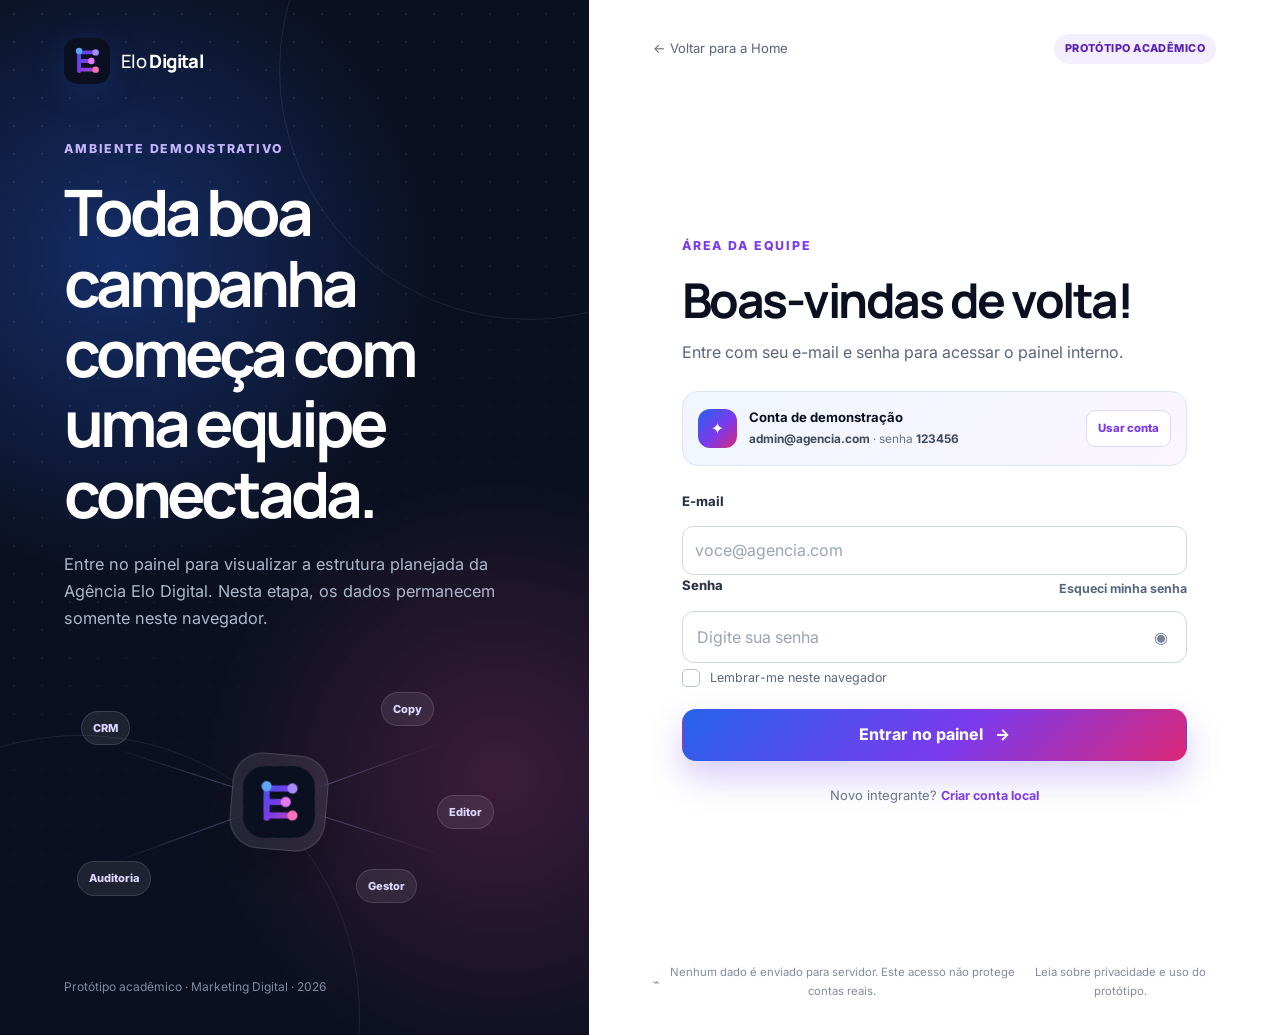
<file: dashboard.html>
<!doctype html>
<html lang="pt-BR">
  <head>
    <meta charset="utf-8">
    <meta name="viewport" content="width=device-width, initial-scale=1">
    <meta name="theme-color" content="#0b1020">
    <meta name="referrer" content="no-referrer">
    <meta
      http-equiv="Content-Security-Policy"
      content="default-src 'self'; script-src 'self'; style-src 'self'; img-src 'self' data:; font-src 'self'; connect-src 'none'; object-src 'none'; base-uri 'self'; form-action 'self'; frame-ancestors 'none'"
    >
    <meta name="description" content="Painel demonstrativo interno da Agência Elo Digital.">
    <title>Painel da equipe | Agência Elo Digital</title>
    <link rel="icon" href="assets/favicon.svg" type="image/svg+xml">
    <link rel="stylesheet" href="styles.css">
    <script src="scripts/auth.js" defer></script>
    <script src="scripts/data.js" defer></script>
    <script src="scripts/dashboard.js" defer></script>
  </head>
  <body class="pagina-dashboard">
    <a class="pular-conteudo" href="#conteudo-dashboard">Pular para o painel</a>

    <header class="cabecalho-dashboard">
      <div class="container barra-dashboard">
        <a class="marca" href="index.html" aria-label="Agência Elo Digital — página pública">
          <img src="assets/logo.svg" alt="" width="42" height="42">
          <span>Elo <strong>Digital</strong></span>
        </a>
        <div class="acoes-dashboard">
          <a class="link-home-dashboard" href="index.html">Ver Home pública</a>
          <div class="usuario-dashboard">
            <span class="avatar-usuario" data-avatar>ED</span>
            <span><strong data-nome-menu>Equipe Elo</strong><small>Acesso demonstrativo</small></span>
          </div>
          <button class="botao-sair" type="button" data-sair><span aria-hidden="true">↪</span> Sair</button>
        </div>
      </div>
    </header>

    <main id="conteudo-dashboard">
      <section class="boas-vindas-dashboard">
        <div class="container grade-boas-vindas">
          <div>
            <p class="sobretitulo">Painel interno · protótipo</p>
            <h1>Olá, <span data-primeiro-nome>integrante</span>!</h1>
            <p>Explore o fluxo completo do protótipo: do cadastro no CRM ao planejamento no Gestor e ao parecer final da Auditoria.</p>
          </div>
          <div class="resumo-ambiente" role="note">
            <span class="pulso-status" aria-hidden="true"></span>
            <div><strong>Ambiente local ativo</strong><span>Dados somente neste navegador</span></div>
          </div>
        </div>
      </section>

      <section class="resumo-final-dashboard" aria-label="Indicadores gerais do sistema"><div class="container grade-resumo-final">
        <article><span>Campanhas ativas</span><strong data-summary-active>0</strong></article>
        <article><span>Investimento simulado</span><strong data-summary-investment>R$ 0</strong></article>
        <article><span>Copies salvas</span><strong data-summary-copies>0</strong></article>
        <article><span>Peças criadas</span><strong data-summary-briefings>0</strong></article>
        <article><span>Auditorias pendentes</span><strong data-summary-pending>0</strong></article>
        <article><span>Alertas atuais</span><strong data-summary-alerts>0</strong></article>
      </div></section>

      <section class="secao-painel" aria-labelledby="titulo-modulos-painel">
        <div class="container">
          <div class="cabecalho-painel">
            <div>
              <p class="rotulo-formulario">Visão geral</p>
              <h2 id="titulo-modulos-painel">Módulos da agência</h2>
            </div>
            <span class="contador-modulos">5 áreas disponíveis</span>
          </div>

          <div class="grade-modulos-painel">
            <a class="cartao-modulo-painel modulo-painel-crm modulo-disponivel" href="crm.html">
              <div class="cabecalho-modulo">
                <span class="icone-painel" aria-hidden="true">◎</span>
                <span class="selo-disponivel">Disponível</span>
              </div>
              <h3>CRM</h3>
              <p>Dados e relacionamento</p>
              <ul>
                <li>Dados da empresa</li>
                <li>Comportamento do usuário</li>
                <li><strong data-count-companies>0</strong> empresas cadastradas</li>
              </ul>
              <span class="barra-progresso"><span></span></span>
            </a>

            <a class="cartao-modulo-painel modulo-painel-copy modulo-disponivel" href="copy.html">
              <div class="cabecalho-modulo">
                <span class="icone-painel" aria-hidden="true">✦</span>
                <span class="selo-disponivel">Disponível</span>
              </div>
              <h3>Copy</h3>
              <p>Textos e ideias de anúncios</p>
              <ul>
                <li>Objetivo e formatos</li>
                <li>Gatilhos e ofertas</li>
                <li><strong data-count-copies>0</strong> textos salvos</li>
              </ul>
              <span class="barra-progresso"><span></span></span>
            </a>

            <a class="cartao-modulo-painel modulo-painel-editor modulo-disponivel" href="editor.html">
              <div class="cabecalho-modulo">
                <span class="icone-painel" aria-hidden="true">◇</span>
                <span class="selo-disponivel">Disponível</span>
              </div>
              <h3>Editor</h3>
              <p>Imagens e vídeos</p>
              <ul>
                <li>Tipos e dimensões</li>
                <li>Stories e reels</li>
                <li><strong data-count-briefings>0</strong> peças salvas</li>
              </ul>
              <span class="barra-progresso"><span></span></span>
            </a>

            <a class="cartao-modulo-painel modulo-painel-gestor modulo-disponivel" href="gestor.html">
              <div class="cabecalho-modulo">
                <span class="icone-painel" aria-hidden="true">↗</span>
                <span class="selo-disponivel">Disponível</span>
              </div>
              <h3>Gestor</h3>
              <p>Gestão de campanhas</p>
              <ul>
                <li>Campanhas orgânicas</li>
                <li>Mídia paga</li>
                <li><strong data-count-campaigns>0</strong> campanhas integradas</li>
              </ul>
              <span class="barra-progresso"><span></span></span>
            </a>

            <a class="cartao-modulo-painel modulo-painel-auditoria modulo-disponivel" href="auditoria.html">
              <div class="cabecalho-modulo">
                <span class="icone-painel" aria-hidden="true">✓</span>
                <span class="selo-disponivel">Disponível</span>
              </div>
              <h3>Auditoria</h3>
              <p>Revisão e conformidade</p>
              <ul>
                <li>Diretrizes e LGPD</li>
                <li>Alertas e pareceres</li>
                <li><strong data-count-audits>0</strong> pareceres registrados</li>
              </ul>
              <span class="barra-progresso"><span></span></span>
            </a>
          </div>
        </div>
      </section>

      <section class="secao-informacao-dashboard" aria-labelledby="titulo-sobre-prototipo">
        <div class="container grade-informacao-dashboard">
          <div>
            <p class="rotulo-formulario">Sobre esta versão</p>
              <h2 id="titulo-sobre-prototipo">O ecossistema completo está conectado.</h2>
            <p>
              Cadastre uma empresa e sua campanha no CRM, crie textos no Copy, visualize as peças no Editor,
              acompanhe a campanha no Gestor e registre a revisão na Auditoria.
            </p>
          </div>
          <dl class="lista-tecnica-dashboard">
            <div><dt>Autenticação</dt><dd>Demonstrativa e local</dd></div>
            <div><dt>Tipo de acesso</dt><dd>Único para toda a equipe</dd></div>
            <div><dt>Armazenamento</dt><dd>Somente neste navegador</dd></div>
          </dl>
        </div>
      </section>
    </main>

    <footer class="rodape-dashboard">
      <div class="container">
        <p>Agência Elo Digital · Projeto acadêmico de Marketing Digital</p>
        <p><a href="privacidade.html">Privacidade e uso do protótipo</a> · <span data-data-painel></span></p>
      </div>
    </footer>
  </body>
</html>
</file>
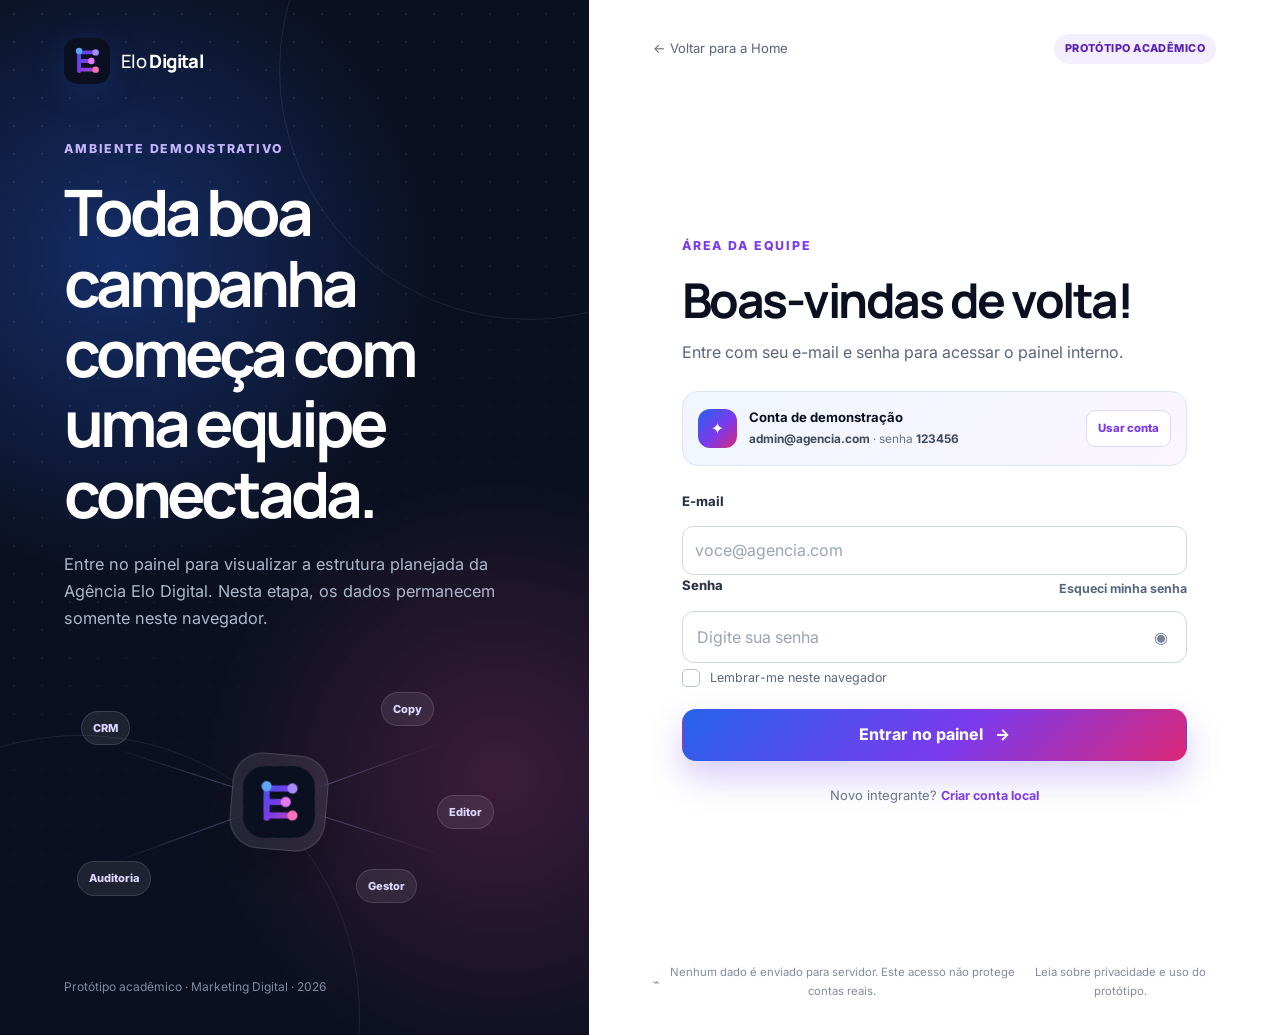
<file: editor.html>
<!doctype html>
<html lang="pt-BR">
  <head>
    <meta charset="utf-8"><meta name="viewport" content="width=device-width, initial-scale=1"><meta name="theme-color" content="#7c3aed"><meta name="referrer" content="no-referrer">
    <meta http-equiv="Content-Security-Policy" content="default-src 'self'; script-src 'self'; style-src 'self'; img-src 'self' data: blob:; font-src 'self'; connect-src 'none'; object-src 'none'; base-uri 'self'; form-action 'self'; frame-ancestors 'none'">
    <meta name="description" content="Editor visual demonstrativo da Agência Elo Digital."><title>Editor | Agência Elo Digital</title>
    <link rel="icon" href="assets/favicon.svg" type="image/svg+xml"><link rel="stylesheet" href="styles.css">
    <script src="scripts/auth.js" defer></script><script src="scripts/data.js" defer></script><script src="scripts/module-shell.js" defer></script><script src="scripts/editor.js" defer></script>
  </head>
  <body class="pagina-modulo modulo-editor">
    <a class="pular-conteudo" href="#conteudo-modulo">Pular para o conteúdo</a>
    <header class="cabecalho-modulo-site"><div class="container barra-modulo-site">
      <a class="marca" href="dashboard.html" aria-label="Agência Elo Digital — painel"><img src="assets/logo.svg" alt="" width="42" height="42"><span>Elo <strong>Digital</strong></span></a>
      <nav class="navegacao-modulos" aria-label="Módulos internos"><a href="dashboard.html">Painel</a><a href="crm.html">CRM</a><a href="copy.html">Copy</a><a class="ativo" href="editor.html" aria-current="page">Editor</a><a href="gestor.html">Gestor</a><a href="auditoria.html">Auditoria</a></nav>
      <div class="acoes-modulo"><span class="avatar-usuario" data-avatar>ED</span><span class="nome-usuario-modulo" data-nome-menu>Equipe Elo</span><button class="botao-sair" type="button" data-sair>Sair</button></div>
    </div></header>
    <main id="conteudo-modulo">
      <section class="hero-modulo"><div class="container hero-modulo-conteudo"><div><p class="sobretitulo">Editor · Imagens e vídeos</p><h1>Transforme o briefing em uma composição pronta para visualizar.</h1><p>Planeje feed, story e reel, importe textos salvos no Copy e exporte uma prévia estática em PNG.</p></div><a class="botao botao-primario" href="#briefings">Ver peças salvas</a></div></section>
      <section class="area-modulo container">
        <div class="aviso-prototipo" role="note"><span aria-hidden="true">i</span><p><strong>Protótipo acadêmico.</strong> Use apenas empresas, contatos e imagens fictícios. Os registros ficam armazenados neste navegador e podem ser incluídos nos arquivos de exportação. Imagens enviadas permanecem somente nesta sessão.</p></div>
        <div class="layout-editor">
          <section class="painel-modulo painel-controles-editor" aria-labelledby="titulo-controles-editor">
            <div class="cabecalho-painel-modulo"><div><p class="rotulo-formulario">Briefing visual</p><h2 id="titulo-controles-editor">Configurar peça</h2></div><button class="botao-texto" type="button" data-clear-editor>Limpar</button></div>
            <form data-editor-form novalidate>
              <input type="hidden" name="id">
              <label class="campo-formulario"><span>Campanha compartilhada *</span><select name="campaignId" required></select><small data-error-for="campaignId"></small></label>
              <div class="resumo-campanha" data-editor-campaign-summary><p>Selecione uma campanha para carregar empresa, produto e objetivo.</p></div>
              <fieldset><legend>Formato</legend><div class="grade-formulario">
                <label class="campo-formulario"><span>Família da peça</span><select name="family"><option>Feed</option><option>Story</option><option>Reel</option></select></label>
                <label class="campo-formulario"><span>Variação</span><select name="variant"></select></label>
                <label class="campo-formulario"><span>Tipo de mídia</span><select name="mediaType"></select></label>
                <label class="campo-formulario" data-duration-field hidden><span>Duração planejada</span><select name="duration"></select></label>
              </div><p class="ajuda-campo" data-format-info></p></fieldset>
              <fieldset><legend>Conteúdo</legend>
                <div class="importar-copy"><label class="campo-formulario"><span>Texto salvo na campanha</span><select data-copy-select><option value="">Selecione uma versão do Copy</option></select></label><button class="botao-secundario" type="button" data-import-copy>Importar do Copy</button></div>
                <label class="campo-formulario"><span>Título *</span><input name="title" required maxlength="90"><small data-error-for="title"></small></label>
                <label class="campo-formulario"><span>Texto de apoio</span><textarea name="supportText" rows="3" maxlength="280"></textarea></label>
                <label class="campo-formulario"><span>Chamada para ação (CTA)</span><input name="cta" maxlength="60"></label>
              </fieldset>
              <fieldset><legend>Estilo</legend><div class="grade-formulario">
                <label class="campo-formulario"><span>Cor de fundo</span><input type="color" name="bgColor" value="#7c3aed"></label>
                <label class="campo-formulario"><span>Cor do texto</span><input type="color" name="textColor" value="#ffffff"></label>
                <label class="campo-formulario"><span>Alinhamento</span><select name="alignment"><option value="left">Esquerda</option><option value="center" selected>Centro</option><option value="right">Direita</option></select></label>
                <label class="campo-formulario"><span>Posição</span><select name="position"><option value="top">Topo</option><option value="center" selected>Centro</option><option value="bottom">Base</option></select></label>
                <label class="campo-formulario"><span>Tamanho</span><select name="textSize"><option value="small">Pequeno</option><option value="medium" selected>Médio</option><option value="large">Grande</option></select></label>
                <label class="campo-formulario"><span>Peso do título</span><select name="textWeight"><option value="600">Semibold</option><option value="800" selected>Extrabold</option></select></label>
              </div>
              <label class="campo-formulario"><span>Imagem da sessão</span><input type="file" accept="image/png,image/jpeg,image/webp" data-image-upload><small data-image-status>Opcional. A imagem não será salva no localStorage.</small></label>
              <label class="campo-formulario"><span>Origem, licença ou autorização da imagem</span><input name="imageSource" maxlength="180" placeholder="Ex.: material próprio fictício"></label></fieldset>
              <p class="mensagem-formulario" data-editor-message role="alert"></p>
              <div class="grupo-acoes-compactas"><button class="botao botao-primario" type="submit" data-save-briefing>Salvar briefing</button><button class="botao-secundario" type="button" data-download-png>Baixar prévia PNG</button></div>
            </form>
          </section>

          <section class="painel-preview-editor" aria-labelledby="titulo-preview">
            <div class="topo-preview"><div><p class="rotulo-formulario">Simulação</p><h2 id="titulo-preview">Prévia da peça</h2></div><span data-preview-dimensions>1080 × 1080 px</span></div>
            <div class="palco-preview"><article class="preview-social formato-feed position-center align-center" data-preview>
              <img data-preview-image alt="Imagem escolhida para a prévia" hidden>
              <span class="ruido-preview" aria-hidden="true"></span><span class="orbita-preview orbita-a" aria-hidden="true"></span><span class="orbita-preview orbita-b" aria-hidden="true"></span>
              <div class="conteudo-preview"><span class="marca-preview"><img src="assets/logo.svg" alt=""> Elo Digital</span><h3 data-preview-title>Seu título aparece aqui</h3><p data-preview-support>Adicione um texto de apoio para contextualizar a peça.</p><span class="cta-preview" data-preview-cta>Saiba mais</span></div>
              <span class="selo-simulacao">Prévia · não publicada</span>
            </article></div>
            <p class="nota-preview">A exportação gera uma imagem estática. Briefings de vídeo não geram um vídeo final nesta etapa.</p>
          </section>
        </div>

        <section id="briefings" class="painel-modulo" aria-labelledby="titulo-briefings">
          <div class="cabecalho-painel-modulo"><div><p class="rotulo-formulario">Produção visual</p><h2 id="titulo-briefings">Peças e briefings salvos</h2></div><span class="contador-registros"><strong data-briefing-count>0</strong> peças</span></div>
          <div class="grade-historico" data-briefing-history></div>
          <div class="estado-vazio compacto" data-briefing-empty hidden><h3>Nenhuma peça criada ainda.</h3><p>Configure o primeiro briefing para visualizar e salvar a composição.</p></div>
        </section>
      </section>
    </main>
    <footer class="rodape-dashboard"><div class="container"><p>Agência Elo Digital · Projeto acadêmico de Marketing Digital</p><p><a href="privacidade.html">Privacidade e uso do protótipo</a></p></div></footer>
  </body>
</html>
</file>
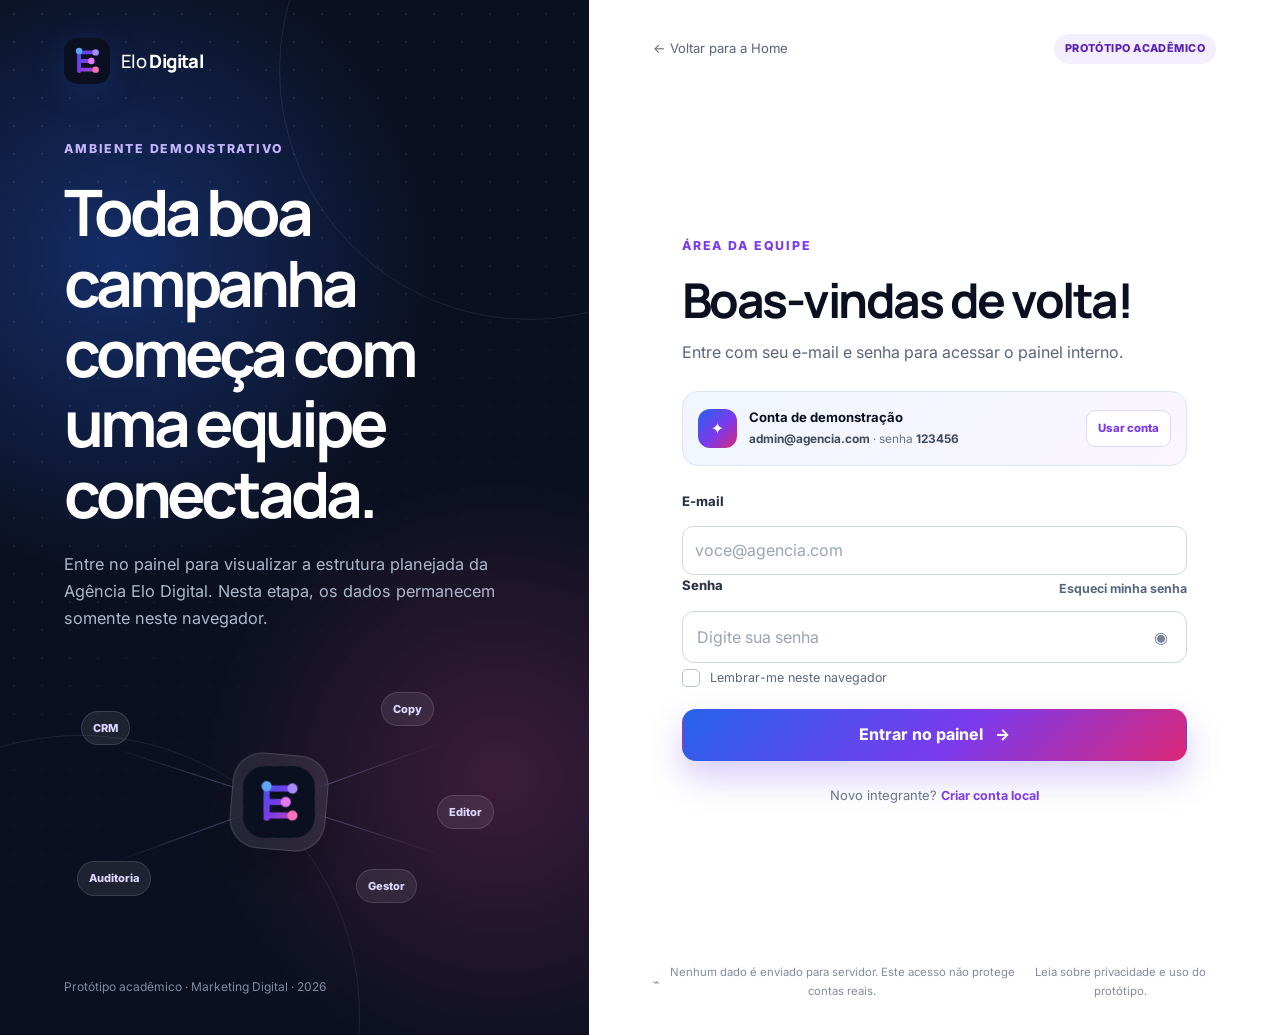
<file: gestor.html>
<!doctype html>
<html lang="pt-BR">
  <head>
    <meta charset="utf-8"><meta name="viewport" content="width=device-width, initial-scale=1"><meta name="theme-color" content="#0f766e"><meta name="referrer" content="no-referrer">
    <meta http-equiv="Content-Security-Policy" content="default-src 'self'; script-src 'self'; style-src 'self'; img-src 'self' data: blob:; font-src 'self'; connect-src 'none'; object-src 'none'; base-uri 'self'; form-action 'self'; frame-ancestors 'none'">
    <meta name="description" content="Gestor demonstrativo de campanhas da Agência Elo Digital."><title>Gestor | Agência Elo Digital</title>
    <link rel="icon" href="assets/favicon.svg" type="image/svg+xml"><link rel="stylesheet" href="styles.css">
    <script src="scripts/auth.js" defer></script><script src="scripts/data.js" defer></script><script src="scripts/module-shell.js" defer></script><script src="scripts/gestor.js" defer></script>
  </head>
  <body class="pagina-modulo modulo-gestor">
    <a class="pular-conteudo" href="#conteudo-modulo">Pular para o conteúdo</a>
    <header class="cabecalho-modulo-site"><div class="container barra-modulo-site">
      <a class="marca" href="dashboard.html" aria-label="Agência Elo Digital — painel"><img src="assets/logo.svg" alt="" width="42" height="42"><span>Elo <strong>Digital</strong></span></a>
      <nav class="navegacao-modulos" aria-label="Módulos internos"><a href="dashboard.html">Painel</a><a href="crm.html">CRM</a><a href="copy.html">Copy</a><a href="editor.html">Editor</a><a class="ativo" href="gestor.html" aria-current="page">Gestor</a><a href="auditoria.html">Auditoria</a></nav>
      <div class="acoes-modulo"><span class="avatar-usuario" data-avatar>ED</span><span class="nome-usuario-modulo" data-nome-menu>Equipe Elo</span><button class="botao-sair" type="button" data-sair>Sair</button></div>
    </div></header>
    <main id="conteudo-modulo">
      <section class="hero-modulo"><div class="container hero-modulo-conteudo"><div><p class="sobretitulo">Gestor · Planejamento e desempenho</p><h1>Campanhas organizadas do plano ao aprendizado.</h1><p>Complete o planejamento iniciado no CRM, conecte materiais, acompanhe metas e simule agendamento e publicação sem acessar redes sociais.</p></div><button class="botao botao-primario" type="button" data-open-plan>Planejar campanha</button></div></section>
      <section class="area-modulo container">
        <div class="aviso-prototipo" role="note"><span aria-hidden="true">i</span><p><strong>Simulação acadêmica.</strong> Orçamento, gastos e resultados são fictícios e preenchidos manualmente. Nenhum anúncio é veiculado, nenhuma cobrança é realizada e nenhuma credencial ou senha de rede social é solicitada.</p></div>
        <div class="cartoes-indicadores indicadores-gestor">
          <article><span>Campanhas ativas</span><strong data-active-count>0</strong><small>em andamento</small></article>
          <article><span>Investimento planejado</span><strong data-budget-total>R$ 0</strong><small>orçamento simulado</small></article>
          <article><span>Investimento realizado</span><strong data-spend-total>R$ 0</strong><small>preenchido pela equipe</small></article>
          <article><span>Saldo do orçamento</span><strong data-budget-balance>R$ 0</strong><small>planejado menos realizado</small></article>
          <article><span>Receita atribuída</span><strong data-revenue-total>R$ 0</strong><small>resultado informado</small></article>
        </div>

        <section class="painel-modulo" aria-labelledby="titulo-campanhas-gestor">
          <div class="cabecalho-painel-modulo"><div><p class="rotulo-formulario">Planejamento compartilhado</p><h2 id="titulo-campanhas-gestor">Campanhas</h2></div><div class="grupo-acoes-compactas"><button class="botao-secundario" type="button" data-open-plan>Editar planejamento</button><button class="botao-secundario" type="button" data-export-manager-json>Exportar JSON</button><button class="botao-secundario" type="button" data-export-manager-csv>Exportar CSV</button></div></div>
          <div class="filtros-modulo"><label><span>Pesquisar</span><input type="search" data-manager-search placeholder="Empresa ou campanha"></label><label><span>Status</span><select data-manager-status-filter><option value="">Todos</option></select></label><label><span>Modalidade</span><select data-manager-type-filter><option value="">Todas</option><option>Orgânica</option><option>Paga</option><option>Híbrida</option></select></label></div>
          <div class="tabela-responsiva"><table class="tabela-crm tabela-gestor"><thead><tr><th>Campanha</th><th>Status</th><th>Canais</th><th>Período</th><th>Orçamento</th><th>Auditoria</th><th><span class="visually-hidden">Ações</span></th></tr></thead><tbody data-manager-list></tbody></table></div>
          <div class="estado-vazio" data-manager-empty hidden><span aria-hidden="true">↗</span><h3>Nenhuma campanha disponível.</h3><p>Crie uma campanha no CRM para completar o planejamento no Gestor.</p><a class="botao botao-primario" href="crm.html">Ir para o CRM</a></div>
        </section>

        <section class="painel-modulo" aria-labelledby="titulo-desempenho"><div class="cabecalho-painel-modulo"><div><p class="rotulo-formulario">Metas e resultados</p><h2 id="titulo-desempenho">Desempenho da campanha</h2></div><select class="seletor-campanha-painel" data-performance-campaign aria-label="Campanha para visualizar desempenho"></select></div><div data-performance-panel></div></section>

        <section class="painel-modulo" aria-labelledby="titulo-agenda"><div class="cabecalho-painel-modulo"><div><p class="rotulo-formulario">Calendário editorial</p><h2 id="titulo-agenda">Agenda simplificada</h2></div><button class="botao-secundario" type="button" data-open-schedule>Adicionar conteúdo</button></div><div class="agenda-lista" data-schedule-list></div><div class="estado-vazio compacto" data-schedule-empty hidden><h3>Nenhum conteúdo agendado.</h3><p>Adicione uma data, canal e material para organizar a execução simulada.</p><button class="botao botao-primario" type="button" data-open-schedule>Adicionar conteúdo</button></div></section>
      </section>
    </main>

    <dialog class="dialogo-modulo" data-plan-dialog aria-labelledby="plan-title"><form method="dialog" data-plan-form novalidate>
      <div class="topo-dialogo"><div><p class="rotulo-formulario">Gestor</p><h2 id="plan-title">Planejamento da campanha</h2></div><button class="fechar-dialogo" type="button" data-close-dialog aria-label="Fechar">×</button></div>
      <label class="campo-formulario"><span>Campanha do CRM *</span><select name="campaignId" required></select><small data-error-for="campaignId"></small></label>
      <fieldset><legend>Estratégia</legend><div class="grade-formulario">
        <label class="campo-formulario"><span>Modalidade *</span><select name="campaignType"><option>Orgânica</option><option>Paga</option><option>Híbrida</option></select></label>
        <label class="campo-formulario"><span>Status *</span><select name="managerStatus"></select></label>
        <label class="campo-formulario"><span>Data inicial</span><input type="date" name="startDate"></label><label class="campo-formulario"><span>Data final</span><input type="date" name="endDate"></label>
        <label class="campo-formulario"><span>Responsável</span><input name="responsible" maxlength="100"></label><label class="campo-formulario"><span>Orçamento planejado (R$)</span><input type="number" name="budgetPlanned" min="0" step="0.01"></label>
        <label class="campo-formulario campo-largo"><span>Estratégia</span><textarea name="strategy" rows="3" maxlength="500"></textarea></label><label class="campo-formulario campo-largo"><span>Chamada para ação</span><input name="callToAction" maxlength="120"></label>
      </div></fieldset>
      <fieldset><legend>Canais e contas simuladas</legend><div class="grade-checkboxes" data-channel-checkboxes></div><p class="ajuda-campo">Informe apenas nomes de perfis ou contas fictícias. Nunca digite senhas, tokens ou credenciais reais.</p><div class="grade-formulario contas-canais" data-account-fields></div></fieldset>
      <fieldset><legend>Materiais vinculados</legend><div class="grade-materiais"><div><h3>Copies da campanha</h3><div data-copy-options></div></div><div><h3>Peças da campanha</h3><div data-briefing-options></div></div></div></fieldset>
      <fieldset><legend>Metas</legend><div class="grade-metricas" data-goal-fields></div></fieldset>
      <fieldset><legend>Resultados informados</legend><div class="grade-metricas" data-result-fields></div><p class="ajuda-campo">Os indicadores calculados exibem “Sem dados suficientes” quando o divisor for zero.</p></fieldset>
      <fieldset><legend>Condições especiais da campanha</legend><div class="grade-checkboxes"><label><input type="checkbox" name="targetMinors"> Público inclui crianças ou adolescentes</label><label><input type="checkbox" name="repeatedContact"> Prevê contato reiterado com pessoas</label></div><label class="campo-formulario"><span>Observações internas</span><textarea name="managerNotes" rows="3" maxlength="400"></textarea></label></fieldset>
      <p class="mensagem-formulario" data-plan-message role="alert"></p><div class="rodape-dialogo"><button class="botao-secundario" type="button" data-close-dialog>Cancelar</button><button class="botao botao-primario" type="submit">Salvar planejamento</button></div>
    </form></dialog>

    <dialog class="dialogo-modulo dialogo-compacto" data-schedule-dialog aria-labelledby="schedule-title"><form method="dialog" data-schedule-form novalidate>
      <div class="topo-dialogo"><div><p class="rotulo-formulario">Agenda</p><h2 id="schedule-title">Conteúdo programado</h2></div><button class="fechar-dialogo" type="button" data-close-dialog aria-label="Fechar">×</button></div><input type="hidden" name="id">
      <div class="grade-formulario"><label class="campo-formulario campo-largo"><span>Campanha *</span><select name="campaignId" required></select></label><label class="campo-formulario"><span>Data *</span><input type="date" name="date" required></label><label class="campo-formulario"><span>Horário *</span><input type="time" name="time" required></label><label class="campo-formulario"><span>Canal *</span><select name="channel" required></select></label><label class="campo-formulario"><span>Formato *</span><input name="format" required maxlength="80" placeholder="Ex.: Story"></label><label class="campo-formulario campo-largo"><span>Copy vinculada</span><select name="copyId"></select></label><label class="campo-formulario campo-largo"><span>Peça vinculada</span><select name="briefingId"></select></label><label class="campo-formulario campo-largo"><span>Observações</span><textarea name="notes" rows="3" maxlength="300"></textarea></label></div>
      <p class="mensagem-formulario" data-schedule-message role="alert"></p><div class="rodape-dialogo"><button class="botao-secundario" type="button" data-close-dialog>Cancelar</button><button class="botao botao-primario" type="submit">Salvar na agenda</button></div>
    </form></dialog>

    <footer class="rodape-dashboard"><div class="container"><p>Agência Elo Digital · Projeto acadêmico de Marketing Digital</p><p><a href="privacidade.html">Privacidade e uso do protótipo</a></p></div></footer>
  </body>
</html>
</file>
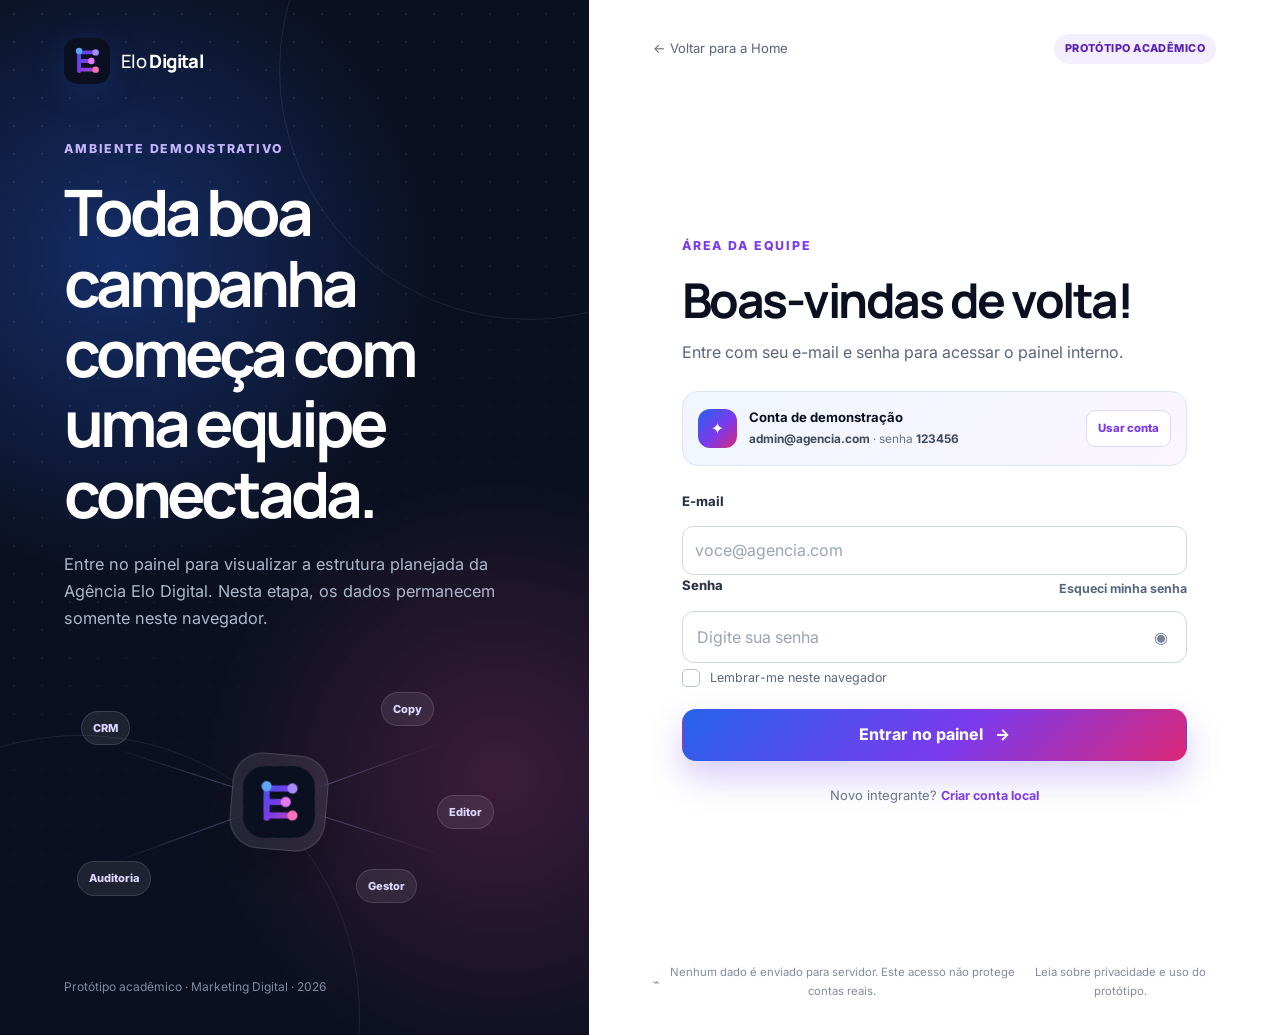
<file: login.html>
<!doctype html>
<html lang="pt-BR">
  <head>
    <meta charset="utf-8">
    <meta name="viewport" content="width=device-width, initial-scale=1">
    <meta name="theme-color" content="#0b1020">
    <meta name="referrer" content="no-referrer">
    <meta
      http-equiv="Content-Security-Policy"
      content="default-src 'self'; script-src 'self'; style-src 'self'; img-src 'self' data:; font-src 'self'; connect-src 'none'; object-src 'none'; base-uri 'self'; form-action 'self'; frame-ancestors 'none'"
    >
    <meta name="description" content="Acesso demonstrativo à área da equipe da Agência Elo Digital.">
    <title>Área da equipe | Agência Elo Digital</title>
    <link rel="icon" href="assets/favicon.svg" type="image/svg+xml">
    <link rel="stylesheet" href="styles.css">
    <script src="scripts/auth.js" defer></script>
    <script src="scripts/login.js" defer></script>
  </head>
  <body class="pagina-autenticacao">
    <a class="pular-conteudo" href="#conteudo-login">Pular para o formulário</a>

    <main id="conteudo-login" class="layout-autenticacao">
      <section class="painel-autenticacao-visual" aria-labelledby="titulo-visual-login">
        <a class="marca marca-login" href="index.html" aria-label="Agência Elo Digital — voltar à página inicial">
          <img src="assets/logo.svg" alt="" width="46" height="46">
          <span>Elo <strong>Digital</strong></span>
        </a>

        <div class="conteudo-visual-login">
          <p class="sobretitulo sobretitulo-claro">Ambiente demonstrativo</p>
          <h1 id="titulo-visual-login">Toda boa campanha começa com uma equipe conectada.</h1>
          <p>
            Entre no painel para visualizar a estrutura planejada da Agência Elo Digital.
            Nesta etapa, os dados permanecem somente neste navegador.
          </p>

          <div class="rede-modulos" aria-label="Módulos planejados">
            <span>CRM</span>
            <span>Copy</span>
            <span>Editor</span>
            <span>Gestor</span>
            <span>Auditoria</span>
            <div class="elo-central" aria-hidden="true">
              <img src="assets/logo.svg" alt="" width="72" height="72">
            </div>
          </div>
        </div>

        <p class="nota-visual-login">Protótipo acadêmico · Marketing Digital · 2026</p>
        <div class="forma-login forma-login-a" aria-hidden="true"></div>
        <div class="forma-login forma-login-b" aria-hidden="true"></div>
      </section>

      <section class="painel-formulario-login" aria-label="Acesso à área da equipe">
        <div class="topo-formulario-login">
          <a href="index.html"><span aria-hidden="true">←</span> Voltar para a Home</a>
          <span class="etiqueta-prototipo">Protótipo acadêmico</span>
        </div>

        <div class="cartao-autenticacao">
          <div id="mensagem-global" class="mensagem-formulario" role="status" aria-live="polite" hidden></div>

          <section data-view="login" aria-labelledby="titulo-login">
            <p class="rotulo-formulario">Área da equipe</p>
            <h2 id="titulo-login">Boas-vindas de volta!</h2>
            <p class="introducao-formulario">
              Entre com seu e-mail e senha para acessar o painel interno.
            </p>

            <div class="credencial-demo" role="note">
              <div>
                <span class="credencial-icone" aria-hidden="true">✦</span>
                <div>
                  <strong>Conta de demonstração</strong>
                  <p><span>admin@agencia.com</span> · senha <span>123456</span></p>
                </div>
              </div>
              <button type="button" data-preencher-demo>Usar conta</button>
            </div>

            <form id="form-login" novalidate>
              <div class="campo-formulario">
                <label for="login-email">E-mail</label>
                <input id="login-email" name="email" type="email" inputmode="email" autocomplete="email" placeholder="voce@agencia.com" required>
                <p class="erro-campo" data-erro="login-email"></p>
              </div>

              <div class="campo-formulario">
                <div class="linha-rotulo">
                  <label for="login-senha">Senha</label>
                  <button class="link-texto" type="button" data-abrir-view="recuperar">Esqueci minha senha</button>
                </div>
                <div class="campo-senha">
                  <input id="login-senha" name="senha" type="password" autocomplete="current-password" placeholder="Digite sua senha" required>
                  <button type="button" data-alternar-senha="login-senha" aria-label="Mostrar senha">
                    <span aria-hidden="true">◉</span>
                  </button>
                </div>
                <p class="erro-campo" data-erro="login-senha"></p>
              </div>

              <label class="controle-checkbox">
                <input id="lembrar" name="lembrar" type="checkbox">
                <span aria-hidden="true"></span>
                Lembrar-me neste navegador
              </label>

              <button class="botao botao-primario botao-largo" type="submit" data-texto-padrao="Entrar no painel">
                Entrar no painel <span aria-hidden="true">→</span>
              </button>
            </form>

            <p class="troca-formulario">
              Novo integrante?
              <button class="link-texto link-destaque" type="button" data-abrir-view="cadastro">Criar conta local</button>
            </p>
          </section>

          <section data-view="cadastro" aria-labelledby="titulo-cadastro" hidden>
            <button class="voltar-formulario" type="button" data-abrir-view="login"><span aria-hidden="true">←</span> Voltar ao login</button>
            <p class="rotulo-formulario">Cadastro demonstrativo</p>
            <h2 id="titulo-cadastro">Crie uma conta da equipe</h2>
            <p class="introducao-formulario">A conta existirá somente neste navegador e terá o mesmo nível de acesso das demais.</p>

            <div class="aviso-dados" role="note">
              <strong>Use apenas dados fictícios.</strong>
              Nome, e-mail e credencial protegida ficam armazenados localmente neste navegador.
            </div>

            <form id="form-cadastro" novalidate>
              <div class="campo-formulario">
                <label for="cadastro-nome">Nome de demonstração</label>
                <input id="cadastro-nome" name="nome" type="text" autocomplete="name" maxlength="60" placeholder="Ex.: Ana da Agência" required>
                <p class="erro-campo" data-erro="cadastro-nome"></p>
              </div>
              <div class="campo-formulario">
                <label for="cadastro-email">E-mail fictício</label>
                <input id="cadastro-email" name="email" type="email" inputmode="email" autocomplete="email" placeholder="ana@agencia.com" required>
                <p class="erro-campo" data-erro="cadastro-email"></p>
              </div>
              <div class="campo-formulario">
                <label for="cadastro-senha">Senha</label>
                <div class="campo-senha">
                  <input id="cadastro-senha" name="senha" type="password" autocomplete="new-password" minlength="6" placeholder="Mínimo de 6 caracteres" required>
                  <button type="button" data-alternar-senha="cadastro-senha" aria-label="Mostrar senha"><span aria-hidden="true">◉</span></button>
                </div>
                <p class="erro-campo" data-erro="cadastro-senha"></p>
              </div>
              <div class="campo-formulario">
                <label for="cadastro-confirmacao">Confirme a senha</label>
                <div class="campo-senha">
                  <input id="cadastro-confirmacao" name="confirmacao" type="password" autocomplete="new-password" minlength="6" placeholder="Repita a senha" required>
                  <button type="button" data-alternar-senha="cadastro-confirmacao" aria-label="Mostrar senha"><span aria-hidden="true">◉</span></button>
                </div>
                <p class="erro-campo" data-erro="cadastro-confirmacao"></p>
              </div>
              <label class="controle-checkbox controle-termos">
                <input id="aceite-dados" name="aceite" type="checkbox" required>
                <span aria-hidden="true"></span>
                Entendo que este é um protótipo e usarei somente informações fictícias.
              </label>
              <p class="erro-campo" data-erro="aceite-dados"></p>
              <button class="botao botao-primario botao-largo" type="submit" data-texto-padrao="Criar conta local">
                Criar conta local <span aria-hidden="true">→</span>
              </button>
            </form>
          </section>

          <section data-view="recuperar" aria-labelledby="titulo-recuperar" hidden>
            <button class="voltar-formulario" type="button" data-abrir-view="login"><span aria-hidden="true">←</span> Voltar ao login</button>
            <p class="rotulo-formulario">Recuperação simulada</p>
            <h2 id="titulo-recuperar">Recupere seu acesso local</h2>
            <p class="introducao-formulario">
              Informe o e-mail cadastrado. Simularemos o envio e permitiremos a redefinição neste navegador.
            </p>

            <form id="form-recuperar" novalidate>
              <div class="campo-formulario">
                <label for="recuperar-email">E-mail</label>
                <input id="recuperar-email" name="email" type="email" inputmode="email" autocomplete="email" placeholder="voce@agencia.com" required>
                <p class="erro-campo" data-erro="recuperar-email"></p>
              </div>
              <button class="botao botao-primario botao-largo" type="submit" data-texto-padrao="Simular envio do e-mail">
                Simular envio do e-mail <span aria-hidden="true">→</span>
              </button>
            </form>

            <form id="form-nova-senha" class="form-nova-senha" novalidate hidden>
              <div class="aviso-dados aviso-sucesso" role="status">
                <strong>E-mail simulado enviado.</strong>
                Neste protótipo, conclua a redefinição diretamente abaixo.
              </div>
              <div class="campo-formulario">
                <label for="nova-senha">Nova senha</label>
                <div class="campo-senha">
                  <input id="nova-senha" name="senha" type="password" autocomplete="new-password" minlength="6" placeholder="Mínimo de 6 caracteres" required>
                  <button type="button" data-alternar-senha="nova-senha" aria-label="Mostrar senha"><span aria-hidden="true">◉</span></button>
                </div>
                <p class="erro-campo" data-erro="nova-senha"></p>
              </div>
              <div class="campo-formulario">
                <label for="nova-senha-confirmacao">Confirme a nova senha</label>
                <div class="campo-senha">
                  <input id="nova-senha-confirmacao" name="confirmacao" type="password" autocomplete="new-password" minlength="6" placeholder="Repita a nova senha" required>
                  <button type="button" data-alternar-senha="nova-senha-confirmacao" aria-label="Mostrar senha"><span aria-hidden="true">◉</span></button>
                </div>
                <p class="erro-campo" data-erro="nova-senha-confirmacao"></p>
              </div>
              <button class="botao botao-primario botao-largo" type="submit" data-texto-padrao="Salvar nova senha">
                Salvar nova senha <span aria-hidden="true">→</span>
              </button>
            </form>
          </section>
        </div>

        <p class="nota-privacidade-login">
          <span aria-hidden="true">⌁</span>
          Nenhum dado é enviado para servidor. Este acesso não protege contas reais.
          <a href="privacidade.html">Leia sobre privacidade e uso do protótipo.</a>
        </p>
      </section>
    </main>
  </body>
</html>
</file>
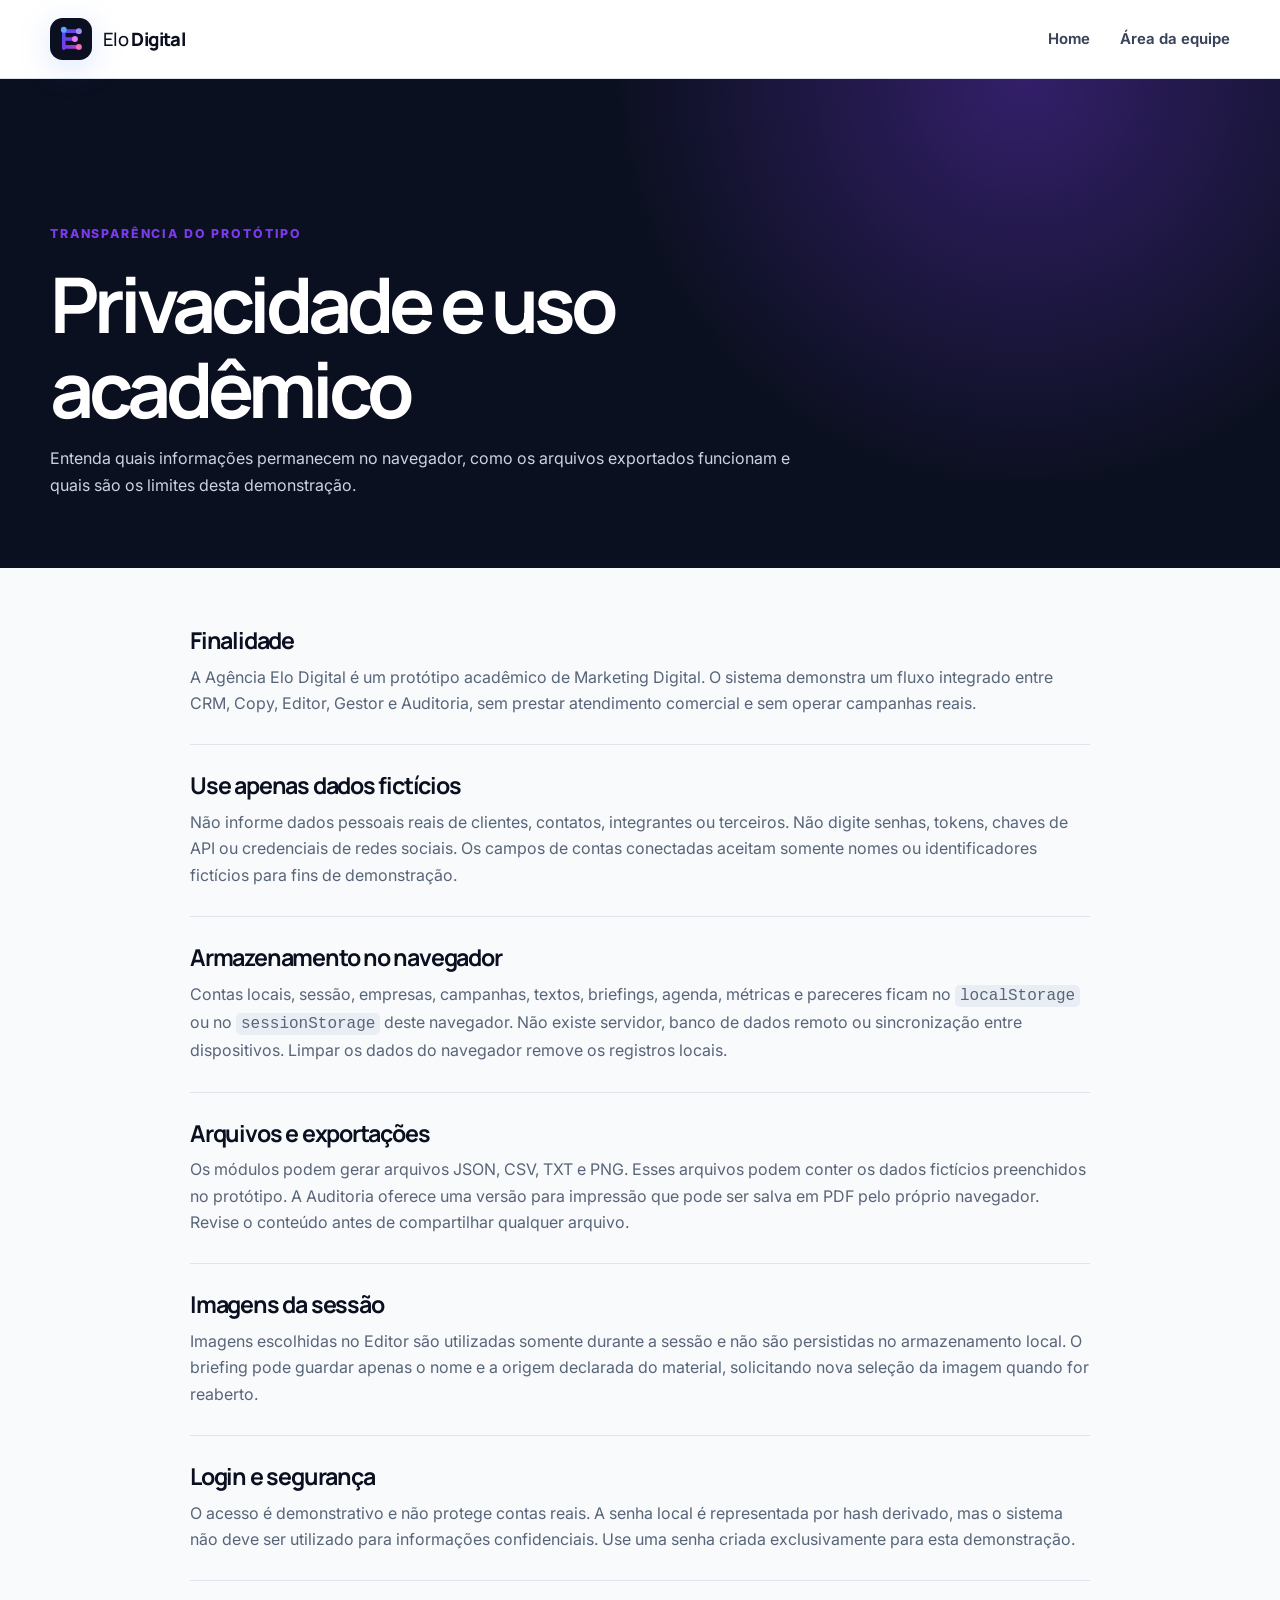
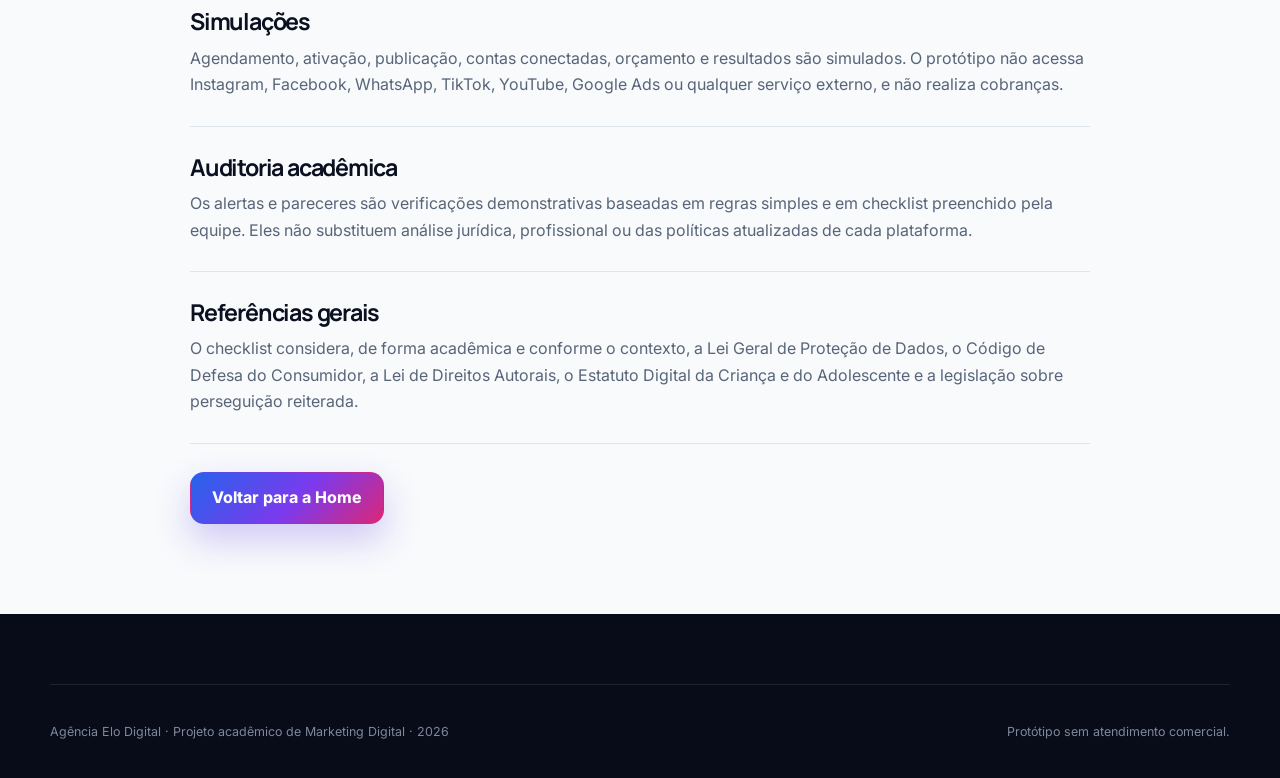
<file: privacidade.html>
<!doctype html>
<html lang="pt-BR">
  <head>
    <meta charset="utf-8"><meta name="viewport" content="width=device-width, initial-scale=1"><meta name="theme-color" content="#0b1020"><meta name="referrer" content="no-referrer">
    <meta http-equiv="Content-Security-Policy" content="default-src 'self'; script-src 'self'; style-src 'self'; img-src 'self' data:; font-src 'self'; connect-src 'none'; object-src 'none'; base-uri 'self'; form-action 'self'; frame-ancestors 'none'">
    <meta name="description" content="Privacidade e condições de uso do protótipo acadêmico Agência Elo Digital."><title>Privacidade e uso | Agência Elo Digital</title>
    <link rel="icon" href="assets/favicon.svg" type="image/svg+xml"><link rel="stylesheet" href="styles.css">
  </head>
  <body class="pagina-privacidade">
    <a class="pular-conteudo" href="#conteudo-privacidade">Pular para o conteúdo</a>
    <header class="cabecalho-site cabecalho-estatico"><div class="container barra-navegacao"><a class="marca" href="index.html" aria-label="Agência Elo Digital — início"><img src="assets/logo.svg" alt="" width="42" height="42"><span>Elo <strong>Digital</strong></span></a><nav class="navegacao-principal navegacao-estatica" aria-label="Navegação"><a href="index.html">Home</a><a href="login.html">Área da equipe</a></nav></div></header>
    <main id="conteudo-privacidade">
      <section class="hero-privacidade"><div class="container"><p class="sobretitulo">Transparência do protótipo</p><h1>Privacidade e uso acadêmico</h1><p>Entenda quais informações permanecem no navegador, como os arquivos exportados funcionam e quais são os limites desta demonstração.</p></div></section>
      <article class="container conteudo-privacidade">
        <section><h2>Finalidade</h2><p>A Agência Elo Digital é um protótipo acadêmico de Marketing Digital. O sistema demonstra um fluxo integrado entre CRM, Copy, Editor, Gestor e Auditoria, sem prestar atendimento comercial e sem operar campanhas reais.</p></section>
        <section><h2>Use apenas dados fictícios</h2><p>Não informe dados pessoais reais de clientes, contatos, integrantes ou terceiros. Não digite senhas, tokens, chaves de API ou credenciais de redes sociais. Os campos de contas conectadas aceitam somente nomes ou identificadores fictícios para fins de demonstração.</p></section>
        <section><h2>Armazenamento no navegador</h2><p>Contas locais, sessão, empresas, campanhas, textos, briefings, agenda, métricas e pareceres ficam no <code>localStorage</code> ou no <code>sessionStorage</code> deste navegador. Não existe servidor, banco de dados remoto ou sincronização entre dispositivos. Limpar os dados do navegador remove os registros locais.</p></section>
        <section><h2>Arquivos e exportações</h2><p>Os módulos podem gerar arquivos JSON, CSV, TXT e PNG. Esses arquivos podem conter os dados fictícios preenchidos no protótipo. A Auditoria oferece uma versão para impressão que pode ser salva em PDF pelo próprio navegador. Revise o conteúdo antes de compartilhar qualquer arquivo.</p></section>
        <section><h2>Imagens da sessão</h2><p>Imagens escolhidas no Editor são utilizadas somente durante a sessão e não são persistidas no armazenamento local. O briefing pode guardar apenas o nome e a origem declarada do material, solicitando nova seleção da imagem quando for reaberto.</p></section>
        <section><h2>Login e segurança</h2><p>O acesso é demonstrativo e não protege contas reais. A senha local é representada por hash derivado, mas o sistema não deve ser utilizado para informações confidenciais. Use uma senha criada exclusivamente para esta demonstração.</p></section>
        <section><h2>Simulações</h2><p>Agendamento, ativação, publicação, contas conectadas, orçamento e resultados são simulados. O protótipo não acessa Instagram, Facebook, WhatsApp, TikTok, YouTube, Google Ads ou qualquer serviço externo, e não realiza cobranças.</p></section>
        <section><h2>Auditoria acadêmica</h2><p>Os alertas e pareceres são verificações demonstrativas baseadas em regras simples e em checklist preenchido pela equipe. Eles não substituem análise jurídica, profissional ou das políticas atualizadas de cada plataforma.</p></section>
        <section><h2>Referências gerais</h2><p>O checklist considera, de forma acadêmica e conforme o contexto, a Lei Geral de Proteção de Dados, o Código de Defesa do Consumidor, a Lei de Direitos Autorais, o Estatuto Digital da Criança e do Adolescente e a legislação sobre perseguição reiterada.</p></section>
        <a class="botao botao-primario" href="index.html">Voltar para a Home</a>
      </article>
    </main>
    <footer class="rodape-site"><div class="container rodape-final"><p>Agência Elo Digital · Projeto acadêmico de Marketing Digital · 2026</p><p>Protótipo sem atendimento comercial.</p></div></footer>
  </body>
</html>
</file>
<file: styles.css>
@font-face {
  font-family: "Manrope";
  src: url("assets/fonts/Manrope-Variable.ttf") format("truetype");
  font-style: normal;
  font-weight: 200 800;
  font-display: swap;
}

@font-face {
  font-family: "Inter";
  src: url("assets/fonts/Inter-Variable.ttf") format("truetype");
  font-style: normal;
  font-weight: 100 900;
  font-display: swap;
}

:root {
  --azul: #2563eb;
  --azul-claro: #60a5fa;
  --roxo: #7c3aed;
  --roxo-claro: #a78bfa;
  --magenta: #db2777;
  --rosa: #f472b6;
  --marinho: #0b1020;
  --marinho-medio: #151b31;
  --texto: #172033;
  --texto-suave: #59657a;
  --fundo: #f8fafc;
  --superficie: #ffffff;
  --borda: #dbe2ec;
  --sucesso: #08735a;
  --erro: #b4233f;
  --foco: #005bd8;
  --gradiente: linear-gradient(135deg, var(--azul) 0%, var(--roxo) 55%, var(--magenta) 100%);
  --gradiente-suave: linear-gradient(135deg, rgb(37 99 235 / 12%), rgb(124 58 237 / 12%), rgb(236 72 153 / 12%));
  --sombra: 0 24px 70px rgb(11 16 32 / 10%);
  --raio: 24px;
}

*,
*::before,
*::after {
  box-sizing: border-box;
}

html {
  scroll-behavior: smooth;
}

body {
  margin: 0;
  color: var(--texto);
  background: var(--fundo);
  font-family: "Inter", system-ui, -apple-system, BlinkMacSystemFont, "Segoe UI", sans-serif;
  font-size: 1rem;
  line-height: 1.65;
  text-rendering: optimizeLegibility;
}

body.menu-aberto {
  overflow: hidden;
}

button,
input {
  font: inherit;
}

button,
a {
  -webkit-tap-highlight-color: transparent;
}

button {
  color: inherit;
}

a {
  color: inherit;
  text-decoration: none;
}

img,
svg {
  display: block;
  max-width: 100%;
}

h1,
h2,
h3,
p {
  overflow-wrap: anywhere;
}

h1,
h2,
h3 {
  margin-top: 0;
  color: var(--marinho);
  font-family: "Manrope", "Inter", sans-serif;
  line-height: 1.1;
}

h1 {
  font-size: clamp(2.75rem, 7vw, 5.75rem);
  letter-spacing: -0.065em;
}

h2 {
  font-size: clamp(2.15rem, 5vw, 4rem);
  letter-spacing: -0.052em;
}

h3 {
  font-size: 1.45rem;
  letter-spacing: -0.03em;
}

.container {
  width: min(1180px, calc(100% - 40px));
  margin-inline: auto;
}

.sr-only {
  position: absolute;
  width: 1px;
  height: 1px;
  padding: 0;
  margin: -1px;
  overflow: hidden;
  clip: rect(0, 0, 0, 0);
  white-space: nowrap;
  border: 0;
}

.pular-conteudo {
  position: fixed;
  z-index: 1000;
  top: 12px;
  left: 12px;
  padding: 12px 18px;
  color: #fff;
  background: var(--marinho);
  border-radius: 10px;
  transform: translateY(-160%);
  transition: transform 180ms ease;
}

.pular-conteudo:focus {
  transform: translateY(0);
}

:focus-visible {
  outline: 3px solid var(--foco);
  outline-offset: 3px;
}

.marca {
  display: inline-flex;
  align-items: center;
  gap: 11px;
  color: var(--marinho);
  font-family: "Manrope", sans-serif;
  font-size: 1.15rem;
  font-weight: 500;
  letter-spacing: -0.035em;
}

.marca img {
  flex: 0 0 auto;
  filter: drop-shadow(0 8px 16px rgb(37 99 235 / 16%));
}

.marca strong {
  font-weight: 800;
}

.botao {
  display: inline-flex;
  min-height: 52px;
  align-items: center;
  justify-content: center;
  gap: 12px;
  padding: 13px 21px;
  border: 1px solid transparent;
  border-radius: 14px;
  cursor: pointer;
  font-weight: 750;
  line-height: 1.2;
  transition: transform 180ms ease, box-shadow 180ms ease, background 180ms ease, border-color 180ms ease;
}

.botao:hover {
  transform: translateY(-2px);
}

.botao-primario {
  color: #fff;
  background: var(--gradiente);
  box-shadow: 0 16px 35px rgb(91 57 224 / 25%);
}

.botao-primario:hover {
  box-shadow: 0 19px 42px rgb(91 57 224 / 34%);
}

.botao-secundario {
  color: var(--marinho);
  background: rgb(255 255 255 / 74%);
  border-color: #cfd8e6;
}

.botao-secundario:hover {
  background: #fff;
  border-color: #aebcd1;
}

.botao:disabled {
  color: #6b7280;
  background: #d9dee8;
  box-shadow: none;
  cursor: wait;
  transform: none;
}

.sobretitulo,
.rotulo-formulario {
  margin: 0 0 18px;
  color: var(--roxo);
  font-size: 0.77rem;
  font-weight: 800;
  letter-spacing: 0.15em;
  text-transform: uppercase;
}

.sobretitulo {
  display: flex;
  align-items: center;
  gap: 10px;
}

.sobretitulo > span {
  width: 32px;
  height: 2px;
  background: var(--gradiente);
}

.sobretitulo-claro {
  color: #c4b5fd;
}

/* Home */

.cabecalho-site {
  position: fixed;
  z-index: 100;
  inset: 0 0 auto;
  background: rgb(248 250 252 / 84%);
  border-bottom: 1px solid transparent;
  backdrop-filter: blur(18px);
  transition: border-color 180ms ease, box-shadow 180ms ease;
}

.cabecalho-site.rolado {
  border-color: rgb(219 226 236 / 85%);
  box-shadow: 0 12px 35px rgb(11 16 32 / 6%);
}

.barra-navegacao {
  display: flex;
  min-height: 78px;
  align-items: center;
  justify-content: space-between;
  gap: 28px;
}

.navegacao-principal {
  display: flex;
  align-items: center;
  gap: 30px;
  color: #39445a;
  font-size: 0.93rem;
  font-weight: 650;
}

.navegacao-principal > a:not(.botao) {
  position: relative;
}

.navegacao-principal > a:not(.botao)::after {
  position: absolute;
  right: 0;
  bottom: -8px;
  left: 0;
  height: 2px;
  content: "";
  background: var(--gradiente);
  transform: scaleX(0);
  transform-origin: right;
  transition: transform 180ms ease;
}

.navegacao-principal > a:not(.botao):hover::after {
  transform: scaleX(1);
  transform-origin: left;
}

.botao-cabecalho {
  min-height: 44px;
  padding: 10px 17px;
  color: #fff;
  background: var(--marinho);
  border-radius: 12px;
}

.botao-menu {
  display: none;
  width: 44px;
  height: 44px;
  place-items: center;
  padding: 9px;
  background: transparent;
  border: 0;
  border-radius: 10px;
  cursor: pointer;
}

.botao-menu > span:not(.sr-only) {
  display: block;
  width: 22px;
  height: 2px;
  margin: 4px auto;
  background: var(--marinho);
  transition: transform 180ms ease, opacity 180ms ease;
}

.hero {
  position: relative;
  min-height: 780px;
  padding: 165px 0 100px;
  overflow: hidden;
  background:
    linear-gradient(rgb(255 255 255 / 76%), rgb(248 250 252 / 88%)),
    radial-gradient(circle at 13% 20%, rgb(37 99 235 / 12%), transparent 32%),
    radial-gradient(circle at 86% 18%, rgb(236 72 153 / 10%), transparent 30%);
}

.hero::before {
  position: absolute;
  inset: 0;
  pointer-events: none;
  content: "";
  background-image: radial-gradient(rgb(11 16 32 / 10%) 1px, transparent 1px);
  background-size: 26px 26px;
  mask-image: linear-gradient(to bottom, transparent, #000 20%, transparent 86%);
  opacity: 0.32;
}

.hero-brilho {
  position: absolute;
  border-radius: 50%;
  filter: blur(10px);
  opacity: 0.4;
  pointer-events: none;
}

.hero-brilho-um {
  top: 12%;
  left: -120px;
  width: 290px;
  height: 290px;
  background: rgb(37 99 235 / 20%);
}

.hero-brilho-dois {
  right: -80px;
  bottom: 0;
  width: 330px;
  height: 330px;
  background: rgb(236 72 153 / 17%);
}

.grade-hero {
  position: relative;
  z-index: 1;
  display: grid;
  grid-template-columns: minmax(0, 1.05fr) minmax(430px, 0.95fr);
  align-items: center;
  gap: clamp(45px, 7vw, 95px);
}

.hero h1 {
  max-width: 10.5ch;
  margin-bottom: 27px;
}

.hero h1 em {
  color: transparent;
  background: var(--gradiente);
  background-clip: text;
  font-style: normal;
}

.hero-resumo {
  max-width: 620px;
  margin: 0 0 32px;
  color: var(--texto-suave);
  font-size: clamp(1.08rem, 2vw, 1.25rem);
}

.grupo-botoes {
  display: flex;
  flex-wrap: wrap;
  gap: 13px;
}

.lista-confianca {
  display: flex;
  flex-wrap: wrap;
  gap: 20px;
  padding: 0;
  margin: 34px 0 0;
  color: #526078;
  font-size: 0.85rem;
  list-style: none;
}

.lista-confianca span {
  display: inline-grid;
  width: 20px;
  height: 20px;
  margin-right: 6px;
  place-items: center;
  color: var(--roxo);
  background: #ede9fe;
  border-radius: 50%;
  font-size: 0.7rem;
  font-weight: 900;
}

.hero-visual {
  position: relative;
  width: min(100%, 510px);
  aspect-ratio: 1;
  justify-self: end;
}

.hero-visual::before {
  position: absolute;
  inset: 10%;
  content: "";
  background: radial-gradient(circle, rgb(124 58 237 / 18%), rgb(37 99 235 / 7%) 42%, transparent 70%);
  border-radius: 50%;
  filter: blur(8px);
}

.orbita {
  position: absolute;
  border: 1px solid rgb(124 58 237 / 25%);
  border-radius: 50%;
}

.orbita::before,
.orbita::after {
  position: absolute;
  width: 7px;
  height: 7px;
  content: "";
  background: var(--roxo);
  border: 3px solid #f8fafc;
  border-radius: 50%;
  box-shadow: 0 0 0 5px rgb(124 58 237 / 12%);
}

.orbita-externa {
  inset: 5%;
  animation: rotacao 28s linear infinite;
}

.orbita-externa::before {
  top: 19%;
  right: 5%;
}

.orbita-externa::after {
  bottom: 12%;
  left: 11%;
}

.orbita-interna {
  inset: 22%;
  border-style: dashed;
  animation: rotacao-inversa 20s linear infinite;
}

.orbita-interna::before {
  top: 3%;
  left: 28%;
}

.orbita-interna::after {
  right: 3%;
  bottom: 24%;
}

.nucleo-marca {
  position: absolute;
  z-index: 2;
  inset: 33%;
  display: grid;
  place-items: center;
  padding: 25px;
  color: #fff;
  text-align: center;
  background: rgb(11 16 32 / 97%);
  border: 1px solid rgb(255 255 255 / 12%);
  border-radius: 34%;
  box-shadow: 0 30px 70px rgb(11 16 32 / 27%), inset 0 1px rgb(255 255 255 / 12%);
  transform: rotate(4deg);
}

.nucleo-marca img {
  width: 64px;
  transform: rotate(-4deg);
}

.nucleo-marca span {
  margin-top: 3px;
  font-family: "Manrope", sans-serif;
  font-size: 0.83rem;
  font-weight: 750;
  line-height: 1.25;
  transform: rotate(-4deg);
}

.modulo-orbita {
  position: absolute;
  z-index: 3;
  padding: 10px 15px;
  color: var(--marinho);
  background: rgb(255 255 255 / 94%);
  border: 1px solid rgb(219 226 236 / 88%);
  border-radius: 999px;
  box-shadow: 0 14px 30px rgb(11 16 32 / 12%);
  font-family: "Manrope", sans-serif;
  font-size: 0.8rem;
  font-weight: 800;
  animation: flutuar 5s ease-in-out infinite;
}

.modulo-crm { top: 12%; left: 13%; }
.modulo-copy { top: 6%; right: 13%; animation-delay: -1s; }
.modulo-editor { top: 45%; right: -2%; animation-delay: -2s; }
.modulo-gestor { right: 12%; bottom: 8%; animation-delay: -3s; }
.modulo-auditoria { bottom: 14%; left: 4%; animation-delay: -4s; }

.ponto-decorativo {
  position: absolute;
  width: 13px;
  height: 13px;
  background: var(--gradiente);
  border: 3px solid #fff;
  border-radius: 50%;
  box-shadow: 0 0 0 6px rgb(124 58 237 / 12%);
}

.ponto-a { top: 36%; left: 7%; }
.ponto-b { top: 23%; right: 27%; }
.ponto-c { right: 29%; bottom: 25%; }

@keyframes rotacao { to { transform: rotate(360deg); } }
@keyframes rotacao-inversa { to { transform: rotate(-360deg); } }
@keyframes flutuar { 50% { transform: translateY(-8px); } }

.secao {
  padding: 115px 0;
}

.cabecalho-secao {
  display: grid;
  grid-template-columns: minmax(0, 1.2fr) minmax(280px, 0.65fr);
  align-items: end;
  gap: 60px;
  margin-bottom: 52px;
}

.cabecalho-secao h2 {
  max-width: 12ch;
  margin-bottom: 0;
}

.cabecalho-secao > p {
  margin: 0 0 7px;
  color: var(--texto-suave);
}

.secao-servicos {
  background: #fff;
}

.grade-servicos {
  display: grid;
  grid-template-columns: repeat(6, minmax(0, 1fr));
  gap: 18px;
}

.cartao-servico {
  position: relative;
  grid-column: span 2;
  min-height: 385px;
  padding: 27px;
  overflow: hidden;
  background: #fff;
  border: 1px solid var(--borda);
  border-radius: 22px;
  box-shadow: 0 12px 35px rgb(11 16 32 / 5%);
  transition: transform 220ms ease, box-shadow 220ms ease, border-color 220ms ease;
}

.cartao-servico:nth-child(4) {
  grid-column: 2 / span 2;
}

.cartao-servico:hover {
  border-color: rgb(124 58 237 / 32%);
  box-shadow: 0 22px 54px rgb(11 16 32 / 10%);
  transform: translateY(-7px);
}

.cartao-servico::after {
  position: absolute;
  right: -50px;
  bottom: -75px;
  width: 170px;
  height: 170px;
  content: "";
  background: var(--gradiente-suave);
  border-radius: 50%;
  filter: blur(4px);
}

.cartao-destaque {
  color: #e8ebf4;
  background: var(--marinho);
  border-color: var(--marinho);
}

.cartao-destaque h3,
.cartao-destaque .subtitulo-cartao {
  color: #fff;
}

.topo-cartao {
  position: relative;
  z-index: 1;
  display: flex;
  align-items: flex-start;
  justify-content: space-between;
  gap: 12px;
}

.icone-servico {
  display: grid;
  width: 50px;
  height: 50px;
  place-items: center;
  color: #fff;
  background: var(--gradiente);
  border-radius: 15px;
  box-shadow: 0 12px 25px rgb(91 57 224 / 24%);
}

.icone-servico svg {
  width: 23px;
  fill: none;
  stroke: currentColor;
  stroke-linecap: round;
  stroke-linejoin: round;
  stroke-width: 1.8;
}

.icone-copy { background: linear-gradient(135deg, #7c3aed, #db2777); }
.icone-editor { background: linear-gradient(135deg, #2563eb, #7c3aed); }
.icone-gestor { background: linear-gradient(135deg, #0f766e, #2563eb); }
.icone-auditoria { background: linear-gradient(135deg, #db2777, #f97316); }

.selo-em-breve {
  display: inline-flex;
  min-height: 28px;
  align-items: center;
  padding: 5px 10px;
  color: #5b21b6;
  background: #f1eafe;
  border: 1px solid #ddc9fb;
  border-radius: 999px;
  font-size: 0.67rem;
  font-weight: 850;
  letter-spacing: 0.08em;
  text-transform: uppercase;
}

.cartao-destaque .selo-em-breve {
  color: #e9d5ff;
  background: rgb(124 58 237 / 22%);
  border-color: rgb(196 181 253 / 25%);
}

.numero-cartao {
  margin: 25px 0 12px;
  color: #9da8ba;
  font-family: "Manrope", sans-serif;
  font-size: 0.72rem;
  font-weight: 800;
}

.cartao-servico h3 {
  margin-bottom: 4px;
  font-size: 1.7rem;
}

.subtitulo-cartao {
  margin: 0 0 16px;
  color: var(--roxo);
  font-size: 0.83rem;
  font-weight: 750;
}

.cartao-servico > p:not(.numero-cartao, .subtitulo-cartao) {
  position: relative;
  z-index: 1;
  margin: 0;
  color: #69758a;
  font-size: 0.92rem;
}

.cartao-destaque > p:not(.numero-cartao, .subtitulo-cartao) {
  color: #b7c0d2;
}

.linha-cartao {
  position: absolute;
  z-index: 1;
  right: 27px;
  bottom: 27px;
  left: 27px;
  height: 3px;
  overflow: hidden;
  background: #eef1f6;
  border-radius: 999px;
}

.linha-cartao::after {
  display: block;
  width: 32%;
  height: 100%;
  content: "";
  background: var(--gradiente);
  border-radius: inherit;
}

.cartao-destaque .linha-cartao {
  background: rgb(255 255 255 / 10%);
}

.secao-sobre {
  position: relative;
  padding: 125px 0;
  overflow: hidden;
  color: #c8d0df;
  background:
    radial-gradient(circle at 14% 30%, rgb(37 99 235 / 22%), transparent 35%),
    radial-gradient(circle at 90% 75%, rgb(236 72 153 / 14%), transparent 30%),
    var(--marinho);
}

.secao-sobre::after {
  position: absolute;
  inset: 0;
  content: "";
  background-image: linear-gradient(rgb(255 255 255 / 3%) 1px, transparent 1px), linear-gradient(90deg, rgb(255 255 255 / 3%) 1px, transparent 1px);
  background-size: 50px 50px;
  mask-image: radial-gradient(circle at center, #000, transparent 80%);
  pointer-events: none;
}

.grade-sobre {
  position: relative;
  z-index: 1;
  display: grid;
  grid-template-columns: minmax(350px, 0.85fr) minmax(0, 1.15fr);
  align-items: center;
  gap: clamp(70px, 9vw, 140px);
}

.conteudo-sobre h2 {
  max-width: 13ch;
  margin-bottom: 25px;
  color: #fff;
}

.conteudo-sobre > p:not(.sobretitulo) {
  max-width: 650px;
  margin-bottom: 35px;
  font-size: 1.05rem;
}

.composicao-sobre {
  position: relative;
  min-height: 480px;
}

.painel-dados {
  position: absolute;
  inset: 8% 0 8% 5%;
  padding: 30px;
  background: rgb(255 255 255 / 7%);
  border: 1px solid rgb(255 255 255 / 13%);
  border-radius: 30px;
  box-shadow: 0 40px 80px rgb(0 0 0 / 25%);
  backdrop-filter: blur(18px);
  transform: rotate(-4deg);
}

.painel-topo {
  display: flex;
  gap: 7px;
  margin-bottom: 55px;
}

.painel-topo span {
  width: 8px;
  height: 8px;
  background: #526078;
  border-radius: 50%;
}

.painel-topo span:first-child { background: var(--rosa); }
.painel-topo span:nth-child(2) { background: var(--roxo-claro); }
.painel-topo span:last-child { background: var(--azul-claro); }

.painel-dados > p {
  color: #fff;
  font-family: "Manrope", sans-serif;
  font-size: 1.2rem;
  font-weight: 750;
}

.grafico-linhas {
  display: flex;
  height: 180px;
  align-items: end;
  gap: 12px;
  padding-top: 20px;
  border-bottom: 1px solid rgb(255 255 255 / 15%);
}

.grafico-linhas span {
  flex: 1;
  background: linear-gradient(to top, var(--azul), var(--rosa));
  border-radius: 8px 8px 2px 2px;
  opacity: 0.86;
}

.grafico-linhas span:nth-child(1) { height: 34%; }
.grafico-linhas span:nth-child(2) { height: 52%; }
.grafico-linhas span:nth-child(3) { height: 43%; }
.grafico-linhas span:nth-child(4) { height: 72%; }
.grafico-linhas span:nth-child(5) { height: 61%; }
.grafico-linhas span:nth-child(6) { height: 88%; }

.painel-rodape {
  display: flex;
  justify-content: space-between;
  margin-top: 22px;
  color: #98a4ba;
  font-size: 0.78rem;
}

.painel-rodape strong {
  color: #fff;
}

.selo-flutuante {
  position: absolute;
  right: -25px;
  bottom: 8px;
  display: grid;
  width: 132px;
  height: 132px;
  place-content: center;
  color: #fff;
  text-align: center;
  background: var(--gradiente);
  border: 8px solid var(--marinho);
  border-radius: 50%;
  box-shadow: 0 25px 50px rgb(0 0 0 / 30%);
  font-family: "Manrope", sans-serif;
  line-height: 1.15;
  transform: rotate(7deg);
}

.selo-flutuante strong {
  font-size: 1.1rem;
}

.lista-valores {
  display: grid;
  gap: 2px;
}

.lista-valores > div {
  display: grid;
  grid-template-columns: 40px 1fr;
  gap: 16px;
  padding: 18px 0;
  border-top: 1px solid rgb(255 255 255 / 10%);
}

.lista-valores span {
  color: var(--roxo-claro);
  font-family: "Manrope", sans-serif;
  font-size: 0.75rem;
  font-weight: 800;
}

.lista-valores p {
  margin: 0;
}

.lista-valores strong {
  color: #fff;
}

.secao-processo {
  background: #f7f8fc;
}

.cabecalho-processo {
  max-width: 720px;
  margin-bottom: 55px;
}

.cabecalho-processo h2 {
  margin-bottom: 0;
}

.etapas-processo {
  display: grid;
  grid-template-columns: repeat(3, 1fr);
  padding: 0;
  margin: 0;
  list-style: none;
}

.etapas-processo li {
  position: relative;
  min-height: 325px;
  padding: 35px;
  background: #fff;
  border: solid var(--borda);
  border-width: 1px 0 1px 1px;
}

.etapas-processo li:first-child { border-radius: 24px 0 0 24px; }
.etapas-processo li:last-child { border-right-width: 1px; border-radius: 0 24px 24px 0; }

.etapas-processo li:not(:last-child)::after {
  position: absolute;
  z-index: 2;
  top: 50%;
  right: -17px;
  display: grid;
  width: 34px;
  height: 34px;
  place-items: center;
  color: var(--roxo);
  content: "→";
  background: #fff;
  border: 1px solid var(--borda);
  border-radius: 50%;
  transform: translateY(-50%);
}

.numero-etapa {
  color: #99a4b5;
  font-family: "Manrope", sans-serif;
  font-size: 0.75rem;
  font-weight: 800;
}

.icone-etapa {
  display: grid;
  width: 58px;
  height: 58px;
  margin: 35px 0 25px;
  place-items: center;
  color: #fff;
  background: var(--gradiente);
  border-radius: 18px;
  box-shadow: 0 15px 30px rgb(91 57 224 / 20%);
  font-size: 1.5rem;
}

.etapas-processo h3 {
  margin-bottom: 12px;
}

.etapas-processo p {
  margin: 0;
  color: var(--texto-suave);
  font-size: 0.93rem;
}

.secao-cta {
  padding: 85px 0 100px;
  background: #f7f8fc;
}

.caixa-cta {
  position: relative;
  display: grid;
  grid-template-columns: 1fr auto;
  align-items: center;
  gap: 50px;
  padding: clamp(42px, 7vw, 75px);
  overflow: hidden;
  color: #bec7d8;
  background: var(--marinho);
  border-radius: 32px;
  box-shadow: 0 34px 80px rgb(11 16 32 / 17%);
}

.caixa-cta > *:not(.cta-orbe) {
  position: relative;
  z-index: 1;
}

.caixa-cta h2 {
  max-width: 13ch;
  margin-bottom: 18px;
  color: #fff;
}

.caixa-cta p:not(.sobretitulo) {
  max-width: 620px;
  margin-bottom: 0;
}

.botao-claro {
  color: var(--marinho);
  background: #fff;
  box-shadow: 0 16px 35px rgb(0 0 0 / 20%);
  white-space: nowrap;
}

.cta-orbe {
  position: absolute;
  border-radius: 50%;
  filter: blur(2px);
}

.cta-orbe-a {
  top: -120px;
  right: 8%;
  width: 280px;
  height: 280px;
  background: rgb(124 58 237 / 32%);
}

.cta-orbe-b {
  bottom: -150px;
  left: 35%;
  width: 300px;
  height: 300px;
  background: rgb(236 72 153 / 18%);
}

.rodape-site {
  padding: 70px 0 25px;
  color: #7d889c;
  background: #080c18;
}

.rodape-principal {
  display: grid;
  grid-template-columns: 1.4fr 0.8fr 1fr;
  gap: 60px;
  padding-bottom: 50px;
}

.marca-rodape {
  color: #fff;
}

.rodape-marca > p {
  max-width: 280px;
}

.rodape-principal h2 {
  margin-bottom: 20px;
  color: #fff;
  font-size: 0.84rem;
  letter-spacing: 0.1em;
  text-transform: uppercase;
}

.rodape-principal > div:not(.rodape-marca) a,
.rodape-principal > div:not(.rodape-marca) p {
  display: block;
  margin: 8px 0;
  font-size: 0.87rem;
}

.rodape-principal a:hover {
  color: #fff;
}

.rodape-final {
  display: flex;
  justify-content: space-between;
  gap: 20px;
  padding-top: 25px;
  border-top: 1px solid rgb(255 255 255 / 9%);
  font-size: 0.78rem;
}

.reveal {
  opacity: 0;
  transform: translateY(22px);
  transition: opacity 700ms ease, transform 700ms ease;
}

.reveal.visivel {
  opacity: 1;
  transform: translateY(0);
}

/* Autenticação */

.pagina-autenticacao {
  min-height: 100vh;
  background: #fff;
}

.layout-autenticacao {
  display: grid;
  min-height: 100vh;
  grid-template-columns: minmax(410px, 0.92fr) minmax(520px, 1.08fr);
}

.painel-autenticacao-visual {
  position: relative;
  display: flex;
  min-height: 100vh;
  flex-direction: column;
  padding: 38px clamp(35px, 5vw, 72px);
  overflow: hidden;
  color: #cbd3e3;
  background:
    radial-gradient(circle at 20% 25%, rgb(37 99 235 / 35%), transparent 35%),
    radial-gradient(circle at 85% 75%, rgb(236 72 153 / 22%), transparent 32%),
    var(--marinho);
}

.painel-autenticacao-visual::before {
  position: absolute;
  inset: 0;
  pointer-events: none;
  content: "";
  background-image: radial-gradient(rgb(255 255 255 / 11%) 1px, transparent 1px);
  background-size: 28px 28px;
  mask-image: linear-gradient(140deg, #000, transparent 75%);
}

.marca-login {
  position: relative;
  z-index: 2;
  color: #fff;
}

.conteudo-visual-login {
  position: relative;
  z-index: 2;
  display: flex;
  flex: 1;
  flex-direction: column;
  justify-content: center;
  padding: 55px 0;
}

.conteudo-visual-login h1 {
  max-width: 10ch;
  margin-bottom: 22px;
  color: #fff;
  font-size: clamp(2.65rem, 5vw, 5rem);
}

.conteudo-visual-login > p:not(.sobretitulo) {
  max-width: 570px;
  margin: 0;
  color: #adb8cc;
  font-size: 1.02rem;
}

.rede-modulos {
  position: relative;
  width: min(100%, 430px);
  height: 240px;
  margin-top: 50px;
}

.rede-modulos::before,
.rede-modulos::after {
  position: absolute;
  inset: 50% auto auto 50%;
  width: 82%;
  height: 1px;
  content: "";
  background: linear-gradient(90deg, transparent, rgb(196 181 253 / 45%), transparent);
  transform: translate(-50%, -50%) rotate(18deg);
}

.rede-modulos::after {
  transform: translate(-50%, -50%) rotate(-20deg);
}

.rede-modulos > span {
  position: absolute;
  z-index: 2;
  padding: 7px 11px;
  color: #ddd6fe;
  background: rgb(255 255 255 / 8%);
  border: 1px solid rgb(255 255 255 / 13%);
  border-radius: 999px;
  font-size: 0.69rem;
  font-weight: 800;
}

.rede-modulos > span:nth-child(1) { top: 12%; left: 4%; }
.rede-modulos > span:nth-child(2) { top: 4%; right: 14%; }
.rede-modulos > span:nth-child(3) { top: 47%; right: 0; }
.rede-modulos > span:nth-child(4) { bottom: 8%; right: 18%; }
.rede-modulos > span:nth-child(5) { bottom: 11%; left: 3%; }

.elo-central {
  position: absolute;
  z-index: 3;
  top: 50%;
  left: 50%;
  display: grid;
  width: 96px;
  height: 96px;
  place-items: center;
  background: rgb(255 255 255 / 8%);
  border: 1px solid rgb(255 255 255 / 15%);
  border-radius: 30px;
  box-shadow: 0 25px 50px rgb(0 0 0 / 25%);
  transform: translate(-50%, -50%) rotate(5deg);
  backdrop-filter: blur(10px);
}

.elo-central img {
  transform: rotate(-5deg);
}

.nota-visual-login {
  position: relative;
  z-index: 2;
  margin: 0;
  color: #7f8ba1;
  font-size: 0.75rem;
}

.forma-login {
  position: absolute;
  border: 1px solid rgb(255 255 255 / 8%);
  border-radius: 50%;
  pointer-events: none;
}

.forma-login-a {
  top: -180px;
  right: -190px;
  width: 500px;
  height: 500px;
}

.forma-login-b {
  bottom: -260px;
  left: -200px;
  width: 560px;
  height: 560px;
}

.painel-formulario-login {
  display: flex;
  min-height: 100vh;
  flex-direction: column;
  padding: 34px clamp(30px, 5vw, 80px);
  background: #fff;
}

.topo-formulario-login {
  display: flex;
  align-items: center;
  justify-content: space-between;
  gap: 20px;
  color: #58657a;
  font-size: 0.82rem;
}

.topo-formulario-login a:hover,
.voltar-formulario:hover {
  color: var(--roxo);
}

.etiqueta-prototipo {
  padding: 6px 11px;
  color: #5b21b6;
  background: #f4efff;
  border-radius: 999px;
  font-size: 0.68rem;
  font-weight: 800;
  letter-spacing: 0.04em;
  text-transform: uppercase;
}

.cartao-autenticacao {
  width: min(100%, 505px);
  margin: auto;
  padding: 50px 0 35px;
}

.cartao-autenticacao h2 {
  margin-bottom: 12px;
  font-size: clamp(2rem, 4vw, 3rem);
}

.introducao-formulario {
  margin: 0 0 25px;
  color: var(--texto-suave);
}

.credencial-demo {
  display: flex;
  align-items: center;
  justify-content: space-between;
  gap: 18px;
  padding: 15px;
  margin-bottom: 25px;
  background: linear-gradient(135deg, #f1f6ff, #faf5ff);
  border: 1px solid #dbe5f7;
  border-radius: 16px;
}

.credencial-demo > div {
  display: flex;
  align-items: center;
  gap: 12px;
}

.credencial-icone {
  display: grid;
  width: 39px;
  height: 39px;
  flex: 0 0 auto;
  place-items: center;
  color: #fff;
  background: var(--gradiente);
  border-radius: 12px;
}

.credencial-demo strong {
  display: block;
  color: var(--marinho);
  font-size: 0.82rem;
}

.credencial-demo p {
  margin: 2px 0 0;
  color: #66748b;
  font-size: 0.74rem;
}

.credencial-demo p span {
  color: #3e4a5e;
  font-weight: 700;
}

.credencial-demo button {
  flex: 0 0 auto;
  padding: 8px 11px;
  color: var(--roxo);
  background: #fff;
  border: 1px solid #ddd6fe;
  border-radius: 9px;
  cursor: pointer;
  font-size: 0.71rem;
  font-weight: 800;
}

.campo-formulario {
  margin-bottom: 18px;
}

.campo-formulario label,
.linha-rotulo label {
  display: block;
  margin-bottom: 7px;
  color: #283248;
  font-size: 0.82rem;
  font-weight: 750;
}

.campo-formulario > input,
.campo-senha {
  width: 100%;
  min-height: 51px;
  background: #fff;
  border: 1.5px solid #cfd8e6;
  border-radius: 12px;
  transition: border-color 160ms ease, box-shadow 160ms ease;
}

.campo-formulario > input {
  padding: 12px 14px;
  color: var(--texto);
}

.campo-formulario input::placeholder {
  color: #9aa5b5;
}

.campo-formulario > input:focus,
.campo-senha:focus-within {
  border-color: var(--azul);
  box-shadow: 0 0 0 4px rgb(37 99 235 / 11%);
  outline: 0;
}

.campo-senha {
  display: flex;
  overflow: hidden;
}

.campo-senha input {
  min-width: 0;
  flex: 1;
  padding: 12px 14px;
  color: var(--texto);
  background: transparent;
  border: 0;
  outline: 0;
}

.campo-senha button {
  width: 50px;
  color: #758197;
  background: transparent;
  border: 0;
  cursor: pointer;
}

.campo-senha button:hover {
  color: var(--roxo);
}

.campo-formulario.invalido > input,
.campo-formulario.invalido .campo-senha {
  border-color: var(--erro);
  box-shadow: 0 0 0 3px rgb(180 35 63 / 9%);
}

.erro-campo {
  min-height: 0;
  margin: 5px 0 0;
  color: var(--erro);
  font-size: 0.73rem;
  font-weight: 650;
}

.erro-campo:empty {
  display: none;
}

.linha-rotulo {
  display: flex;
  align-items: center;
  justify-content: space-between;
  gap: 15px;
}

.link-texto {
  padding: 0;
  color: #59677e;
  background: transparent;
  border: 0;
  cursor: pointer;
  font-size: 0.78rem;
  font-weight: 700;
}

.link-texto:hover,
.link-destaque {
  color: var(--roxo);
}

.controle-checkbox {
  display: flex;
  align-items: flex-start;
  gap: 10px;
  margin: 5px 0 20px;
  color: #59677e;
  cursor: pointer;
  font-size: 0.78rem;
}

.controle-checkbox input {
  position: absolute;
  width: 1px;
  height: 1px;
  opacity: 0;
}

.controle-checkbox > span {
  position: relative;
  width: 18px;
  height: 18px;
  flex: 0 0 auto;
  margin-top: 1px;
  background: #fff;
  border: 1.5px solid #b7c2d2;
  border-radius: 5px;
}

.controle-checkbox input:checked + span {
  background: var(--roxo);
  border-color: var(--roxo);
}

.controle-checkbox input:checked + span::after {
  position: absolute;
  top: 2px;
  left: 5px;
  width: 4px;
  height: 8px;
  content: "";
  border: solid #fff;
  border-width: 0 2px 2px 0;
  transform: rotate(45deg);
}

.controle-checkbox input:focus-visible + span {
  outline: 3px solid var(--foco);
  outline-offset: 3px;
}

.controle-termos {
  line-height: 1.45;
}

.botao-largo {
  width: 100%;
}

.troca-formulario {
  margin: 24px 0 0;
  color: #68758a;
  text-align: center;
  font-size: 0.81rem;
}

.voltar-formulario {
  display: inline-flex;
  align-items: center;
  gap: 7px;
  padding: 0;
  margin-bottom: 26px;
  color: #657188;
  background: transparent;
  border: 0;
  cursor: pointer;
  font-size: 0.79rem;
  font-weight: 700;
}

.aviso-dados {
  padding: 13px 15px;
  margin-bottom: 22px;
  color: #5b4770;
  background: #faf7ff;
  border: 1px solid #e8def8;
  border-left: 4px solid var(--roxo);
  border-radius: 10px;
  font-size: 0.76rem;
}

.aviso-dados strong {
  display: block;
  color: #482378;
}

.aviso-sucesso {
  color: #1f5e4e;
  background: #effaf6;
  border-color: #c8eade;
  border-left-color: var(--sucesso);
}

.aviso-sucesso strong {
  color: #075a47;
}

.mensagem-formulario {
  padding: 13px 15px;
  margin-bottom: 22px;
  color: #7a1c33;
  background: #fff2f5;
  border: 1px solid #f6cad5;
  border-radius: 11px;
  font-size: 0.78rem;
  font-weight: 650;
}

.mensagem-formulario.sucesso {
  color: #075a47;
  background: #effaf6;
  border-color: #c8eade;
}

.form-nova-senha {
  padding-top: 22px;
  margin-top: 22px;
  border-top: 1px solid var(--borda);
}

.nota-privacidade-login {
  display: flex;
  align-items: center;
  justify-content: center;
  gap: 8px;
  margin: 0;
  color: #818ca0;
  text-align: center;
  font-size: 0.71rem;
}

/* Dashboard */

.pagina-dashboard {
  min-height: 100vh;
  background: #f6f8fc;
}

.cabecalho-dashboard {
  position: sticky;
  z-index: 50;
  top: 0;
  background: rgb(255 255 255 / 91%);
  border-bottom: 1px solid var(--borda);
  backdrop-filter: blur(16px);
}

.barra-dashboard {
  display: flex;
  min-height: 78px;
  align-items: center;
  justify-content: space-between;
  gap: 25px;
}

.acoes-dashboard,
.usuario-dashboard {
  display: flex;
  align-items: center;
}

.acoes-dashboard {
  gap: 24px;
}

.link-home-dashboard {
  color: #59667c;
  font-size: 0.8rem;
  font-weight: 700;
}

.link-home-dashboard:hover {
  color: var(--roxo);
}

.usuario-dashboard {
  gap: 10px;
  padding-left: 24px;
  border-left: 1px solid var(--borda);
}

.avatar-usuario {
  display: grid;
  width: 40px;
  height: 40px;
  place-items: center;
  color: #fff;
  background: var(--gradiente);
  border-radius: 12px;
  font-size: 0.72rem;
  font-weight: 850;
}

.usuario-dashboard > span:last-child {
  display: grid;
}

.usuario-dashboard strong {
  color: var(--marinho);
  font-size: 0.77rem;
}

.usuario-dashboard small {
  color: #7b879a;
  font-size: 0.65rem;
}

.botao-sair {
  display: inline-flex;
  align-items: center;
  gap: 7px;
  padding: 9px 12px;
  color: #6e3150;
  background: #fff5f8;
  border: 1px solid #f3d5df;
  border-radius: 10px;
  cursor: pointer;
  font-size: 0.73rem;
  font-weight: 750;
}

.boas-vindas-dashboard {
  position: relative;
  padding: 72px 0 66px;
  overflow: hidden;
  color: #c2cada;
  background:
    radial-gradient(circle at 78% 0%, rgb(124 58 237 / 30%), transparent 34%),
    radial-gradient(circle at 20% 110%, rgb(37 99 235 / 25%), transparent 38%),
    var(--marinho);
}

.boas-vindas-dashboard::after {
  position: absolute;
  inset: 0;
  content: "";
  background-image: radial-gradient(rgb(255 255 255 / 8%) 1px, transparent 1px);
  background-size: 26px 26px;
  mask-image: linear-gradient(90deg, #000, transparent 85%);
  pointer-events: none;
}

.grade-boas-vindas {
  position: relative;
  z-index: 1;
  display: grid;
  grid-template-columns: 1fr auto;
  align-items: center;
  gap: 50px;
}

.boas-vindas-dashboard h1 {
  margin-bottom: 14px;
  color: #fff;
  font-size: clamp(2.5rem, 5vw, 4.6rem);
}

.boas-vindas-dashboard h1 span {
  color: #c4b5fd;
}

.boas-vindas-dashboard p:not(.sobretitulo) {
  max-width: 700px;
  margin: 0;
}

.resumo-ambiente {
  display: flex;
  min-width: 245px;
  align-items: center;
  gap: 14px;
  padding: 18px 20px;
  background: rgb(255 255 255 / 7%);
  border: 1px solid rgb(255 255 255 / 12%);
  border-radius: 16px;
  backdrop-filter: blur(12px);
}

.pulso-status {
  position: relative;
  width: 10px;
  height: 10px;
  background: #34d399;
  border-radius: 50%;
}

.pulso-status::after {
  position: absolute;
  inset: -5px;
  content: "";
  border: 1px solid #34d399;
  border-radius: 50%;
  animation: pulso 2s ease-out infinite;
}

@keyframes pulso {
  0% { opacity: 0.9; transform: scale(0.5); }
  70%, 100% { opacity: 0; transform: scale(1.5); }
}

.resumo-ambiente div {
  display: grid;
}

.resumo-ambiente strong {
  color: #fff;
  font-size: 0.79rem;
}

.resumo-ambiente span:last-child {
  color: #9ea9bc;
  font-size: 0.68rem;
}

.secao-painel {
  padding: 70px 0 85px;
}

.cabecalho-painel {
  display: flex;
  align-items: end;
  justify-content: space-between;
  gap: 30px;
  margin-bottom: 35px;
}

.cabecalho-painel .rotulo-formulario {
  margin-bottom: 9px;
}

.cabecalho-painel h2 {
  margin: 0;
  font-size: clamp(2rem, 4vw, 3rem);
}

.contador-modulos {
  padding: 8px 13px;
  color: #5c687c;
  background: #fff;
  border: 1px solid var(--borda);
  border-radius: 999px;
  font-size: 0.73rem;
  font-weight: 700;
}

.grade-modulos-painel {
  display: grid;
  grid-template-columns: repeat(6, minmax(0, 1fr));
  gap: 18px;
}

.cartao-modulo-painel {
  position: relative;
  grid-column: span 2;
  min-height: 380px;
  padding: 27px;
  overflow: hidden;
  background: #fff;
  border: 1px solid var(--borda);
  border-radius: 22px;
  box-shadow: 0 12px 35px rgb(11 16 32 / 5%);
  transition: transform 180ms ease, box-shadow 180ms ease;
}

.cartao-modulo-painel:nth-child(4) {
  grid-column: 2 / span 2;
}

.cartao-modulo-painel:hover {
  box-shadow: 0 22px 55px rgb(11 16 32 / 10%);
  transform: translateY(-5px);
}

.cartao-modulo-painel::before {
  position: absolute;
  inset: 0 0 auto;
  height: 4px;
  content: "";
  background: var(--gradiente);
}

.cabecalho-modulo {
  display: flex;
  align-items: center;
  justify-content: space-between;
  gap: 16px;
  margin-bottom: 28px;
}

.icone-painel {
  display: grid;
  width: 48px;
  height: 48px;
  place-items: center;
  color: #fff;
  background: var(--gradiente);
  border-radius: 15px;
  font-size: 1.3rem;
  font-weight: 700;
}

.modulo-painel-gestor .icone-painel { background: linear-gradient(135deg, #0f766e, #2563eb); }
.modulo-painel-auditoria .icone-painel { background: linear-gradient(135deg, #db2777, #f97316); }

.cartao-modulo-painel h3 {
  margin-bottom: 4px;
  font-size: 1.55rem;
}

.cartao-modulo-painel > p {
  margin: 0 0 22px;
  color: var(--roxo);
  font-size: 0.79rem;
  font-weight: 750;
}

.cartao-modulo-painel ul {
  padding: 0;
  margin: 0;
  color: #68758a;
  font-size: 0.84rem;
  list-style: none;
}

.cartao-modulo-painel li {
  position: relative;
  padding: 6px 0 6px 17px;
}

.cartao-modulo-painel li::before {
  position: absolute;
  top: 15px;
  left: 0;
  width: 6px;
  height: 6px;
  content: "";
  background: #c4b5fd;
  border-radius: 50%;
}

.barra-progresso {
  position: absolute;
  right: 27px;
  bottom: 27px;
  left: 27px;
  height: 4px;
  overflow: hidden;
  background: #edf0f5;
  border-radius: 999px;
}

.barra-progresso span {
  display: block;
  width: 18%;
  height: 100%;
  background: var(--gradiente);
  border-radius: inherit;
}

.secao-informacao-dashboard {
  padding: 75px 0;
  background: #fff;
  border-top: 1px solid var(--borda);
}

.grade-informacao-dashboard {
  display: grid;
  grid-template-columns: 1fr 0.8fr;
  align-items: center;
  gap: 80px;
}

.grade-informacao-dashboard h2 {
  max-width: 13ch;
  margin-bottom: 18px;
  font-size: clamp(2rem, 4vw, 3.4rem);
}

.grade-informacao-dashboard p:not(.rotulo-formulario) {
  max-width: 650px;
  color: var(--texto-suave);
}

.lista-tecnica-dashboard {
  margin: 0;
  border-top: 1px solid var(--borda);
}

.lista-tecnica-dashboard div {
  display: flex;
  justify-content: space-between;
  gap: 25px;
  padding: 18px 0;
  border-bottom: 1px solid var(--borda);
}

.lista-tecnica-dashboard dt {
  color: #68758a;
  font-size: 0.79rem;
}

.lista-tecnica-dashboard dd {
  margin: 0;
  color: var(--marinho);
  font-size: 0.79rem;
  font-weight: 750;
  text-align: right;
}

.rodape-dashboard {
  padding: 25px 0;
  color: #8a94a6;
  background: var(--marinho);
  font-size: 0.73rem;
}

.rodape-dashboard .container {
  display: flex;
  justify-content: space-between;
  gap: 25px;
}

.rodape-dashboard p {
  margin: 0;
}

[hidden] {
  display: none !important;
}

@media (max-width: 1050px) {
  .grade-hero {
    grid-template-columns: minmax(0, 1fr) minmax(360px, 0.8fr);
    gap: 35px;
  }

  .hero-visual {
    transform: scale(0.9);
  }

  .layout-autenticacao {
    grid-template-columns: minmax(340px, 0.8fr) minmax(500px, 1.2fr);
  }

  .painel-autenticacao-visual {
    padding-inline: 40px;
  }

  .rede-modulos {
    transform: scale(0.9);
    transform-origin: left center;
  }
}

@media (max-width: 860px) {
  .container {
    width: min(100% - 32px, 720px);
  }

  .botao-menu {
    display: block;
  }

  .navegacao-principal {
    position: fixed;
    z-index: 101;
    top: 78px;
    right: 0;
    left: 0;
    display: grid;
    gap: 0;
    padding: 18px 20px 28px;
    background: #fff;
    border-bottom: 1px solid var(--borda);
    box-shadow: 0 25px 50px rgb(11 16 32 / 12%);
    opacity: 0;
    pointer-events: none;
    transform: translateY(-12px);
    transition: opacity 180ms ease, transform 180ms ease;
  }

  .navegacao-principal.aberto {
    opacity: 1;
    pointer-events: auto;
    transform: translateY(0);
  }

  .navegacao-principal > a {
    padding: 13px 8px;
  }

  .navegacao-principal .botao-cabecalho {
    margin-top: 10px;
  }

  .botao-menu[aria-expanded="true"] > span:nth-of-type(1) { transform: translateY(6px) rotate(45deg); }
  .botao-menu[aria-expanded="true"] > span:nth-of-type(2) { opacity: 0; }
  .botao-menu[aria-expanded="true"] > span:nth-of-type(3) { transform: translateY(-6px) rotate(-45deg); }

  .hero {
    min-height: auto;
    padding: 140px 0 85px;
  }

  .grade-hero {
    grid-template-columns: 1fr;
  }

  .hero-conteudo {
    text-align: center;
  }

  .hero .sobretitulo,
  .grupo-botoes,
  .lista-confianca {
    justify-content: center;
  }

  .hero h1,
  .hero-resumo {
    margin-inline: auto;
  }

  .hero-visual {
    width: min(100%, 480px);
    justify-self: center;
    transform: none;
  }

  .cabecalho-secao,
  .grade-sobre,
  .caixa-cta,
  .grade-informacao-dashboard {
    grid-template-columns: 1fr;
  }

  .cabecalho-secao {
    gap: 20px;
  }

  .grade-servicos,
  .grade-modulos-painel {
    grid-template-columns: repeat(2, 1fr);
  }

  .cartao-servico,
  .cartao-servico:nth-child(4),
  .cartao-modulo-painel,
  .cartao-modulo-painel:nth-child(4) {
    grid-column: auto;
  }

  .grade-servicos > :last-child,
  .grade-modulos-painel > :last-child {
    grid-column: 1 / -1;
  }

  .grade-sobre {
    gap: 40px;
  }

  .composicao-sobre {
    min-height: 410px;
    order: 2;
  }

  .painel-dados {
    right: 7%;
  }

  .etapas-processo {
    grid-template-columns: 1fr;
    gap: 15px;
  }

  .etapas-processo li {
    min-height: auto;
    border-width: 1px;
    border-radius: 20px !important;
  }

  .etapas-processo li:not(:last-child)::after {
    top: auto;
    right: 50%;
    bottom: -25px;
    transform: translateX(50%) rotate(90deg);
  }

  .caixa-cta {
    justify-items: start;
  }

  .rodape-principal {
    grid-template-columns: 1fr 1fr;
  }

  .rodape-marca {
    grid-column: 1 / -1;
  }

  .layout-autenticacao {
    display: block;
  }

  .painel-autenticacao-visual {
    min-height: auto;
    padding: 30px 30px 60px;
  }

  .conteudo-visual-login {
    padding: 65px 0 15px;
  }

  .conteudo-visual-login h1 {
    max-width: 12ch;
  }

  .rede-modulos,
  .nota-visual-login {
    display: none;
  }

  .painel-formulario-login {
    min-height: auto;
    padding-bottom: 35px;
  }

  .cartao-autenticacao {
    margin-block: 30px;
  }

  .grade-boas-vindas {
    grid-template-columns: 1fr;
    gap: 30px;
  }

  .resumo-ambiente {
    width: fit-content;
  }
}

@media (max-width: 620px) {
  .container {
    width: min(100% - 28px, 540px);
  }

  h1 {
    font-size: clamp(2.55rem, 13vw, 4rem);
  }

  h2 {
    font-size: clamp(2rem, 10vw, 3rem);
  }

  .barra-navegacao {
    min-height: 70px;
  }

  .navegacao-principal {
    top: 70px;
  }

  .hero {
    padding-top: 118px;
  }

  .hero .sobretitulo {
    font-size: 0.67rem;
  }

  .grupo-botoes {
    display: grid;
  }

  .lista-confianca {
    display: grid;
    justify-content: start;
    margin-inline: auto;
    width: fit-content;
    text-align: left;
  }

  .hero-visual {
    width: min(108%, 420px);
    margin-inline: -4%;
  }

  .modulo-orbita {
    padding: 7px 10px;
    font-size: 0.66rem;
  }

  .nucleo-marca {
    padding: 15px;
  }

  .nucleo-marca img {
    width: 48px;
  }

  .nucleo-marca span {
    font-size: 0.66rem;
  }

  .secao {
    padding: 85px 0;
  }

  .grade-servicos,
  .grade-modulos-painel {
    grid-template-columns: 1fr;
  }

  .grade-servicos > :last-child,
  .grade-modulos-painel > :last-child {
    grid-column: auto;
  }

  .cartao-servico,
  .cartao-modulo-painel {
    min-height: 360px;
  }

  .secao-sobre {
    padding: 90px 0;
  }

  .composicao-sobre {
    min-height: 340px;
  }

  .painel-dados {
    inset: 5% 8% 5% 0;
    padding: 23px;
  }

  .grafico-linhas {
    height: 120px;
  }

  .selo-flutuante {
    right: -4px;
    width: 105px;
    height: 105px;
    font-size: 0.8rem;
  }

  .caixa-cta {
    width: calc(100% - 28px);
    padding: 40px 27px;
    border-radius: 24px;
  }

  .botao-claro {
    width: 100%;
    white-space: normal;
  }

  .rodape-principal {
    grid-template-columns: 1fr;
    gap: 35px;
  }

  .rodape-marca {
    grid-column: auto;
  }

  .rodape-final,
  .rodape-dashboard .container {
    flex-direction: column;
  }

  .painel-autenticacao-visual {
    padding: 22px 22px 38px;
  }

  .conteudo-visual-login {
    padding: 38px 0 0;
  }

  .conteudo-visual-login h1 {
    max-width: 14ch;
    margin-bottom: 16px;
    font-size: clamp(2.05rem, 10vw, 2.8rem);
  }

  .conteudo-visual-login > p:not(.sobretitulo) {
    font-size: 0.88rem;
  }

  .painel-formulario-login {
    padding: 25px 20px 30px;
  }

  .topo-formulario-login {
    align-items: flex-start;
  }

  .etiqueta-prototipo {
    max-width: 135px;
    text-align: center;
  }

  .cartao-autenticacao {
    padding-top: 25px;
  }

  .credencial-demo {
    align-items: stretch;
    flex-direction: column;
  }

  .credencial-demo button {
    min-height: 38px;
  }

  .linha-rotulo {
    align-items: flex-start;
  }

  .barra-dashboard {
    min-height: 70px;
  }

  .acoes-dashboard {
    gap: 8px;
  }

  .link-home-dashboard,
  .usuario-dashboard > span:last-child {
    display: none;
  }

  .usuario-dashboard {
    padding-left: 0;
    border: 0;
  }

  .botao-sair {
    padding: 9px;
  }

  .boas-vindas-dashboard {
    padding: 55px 0;
  }

  .cabecalho-painel {
    align-items: flex-start;
    flex-direction: column;
    gap: 15px;
  }

  .grade-informacao-dashboard {
    gap: 35px;
  }

  .lista-tecnica-dashboard div {
    align-items: flex-start;
    flex-direction: column;
    gap: 4px;
  }

  .lista-tecnica-dashboard dd {
    text-align: left;
  }
}

/* Finalização: Gestor, Auditoria e privacidade */

.modulo-gestor { --acento-modulo: #0f766e; --acento-rgb: 15 118 110; }
.modulo-auditoria { --acento-modulo: #db2777; --acento-rgb: 219 39 119; }
.modulo-painel-gestor::before { background: #0f766e; }
.modulo-painel-auditoria::before { background: linear-gradient(90deg, #db2777, #f97316); }
.modulo-painel-gestor .barra-progresso span,
.modulo-painel-auditoria .barra-progresso span { width: 100%; }

.pagina-modulo .campo-formulario > span,
.pagina-modulo .filtros-modulo label > span,
.pagina-modulo .navegacao-modulos > a { font-size: .875rem; }
.pagina-modulo .campo-formulario > small,
.pagina-modulo .ajuda-campo,
.pagina-modulo .acoes-linha :is(button, a) { font-size: .78rem; }

.resumo-final-dashboard { position: relative; z-index: 2; padding: 0 0 10px; background: #f6f8fc; }
.grade-resumo-final { display: grid; grid-template-columns: repeat(6, minmax(0, 1fr)); gap: 12px; transform: translateY(-22px); }
.grade-resumo-final article { display: grid; min-height: 105px; align-content: center; padding: 17px; background: #fff; border: 1px solid var(--borda); border-radius: 16px; box-shadow: 0 14px 35px rgb(11 16 32 / 9%); }
.grade-resumo-final span { color: #6c788c; font-size: .78rem; }
.grade-resumo-final strong { color: var(--marinho); font-family: "Manrope", sans-serif; font-size: 1.35rem; line-height: 1.25; }

.seletor-campanha-painel { width: 100%; max-width: 360px; min-width: 0; min-height: 44px; box-sizing: border-box; padding: 8px 38px 8px 12px; color: var(--texto); background: #fff; border: 1px solid #cfd8e6; border-radius: 11px; font: inherit; }
.indicadores-gestor article:nth-child(1),
.indicadores-auditoria article:nth-child(1) { border-top: 4px solid var(--acento-modulo); }
.cartoes-indicadores.indicadores-gestor { grid-template-columns: repeat(5, minmax(0, 1fr)); }
.indicadores-gestor strong,
.indicadores-auditoria strong { font-size: clamp(1.55rem, 3vw, 2.15rem); }

.grade-checkboxes { display: grid; grid-template-columns: repeat(3, minmax(0, 1fr)); gap: 10px; margin-bottom: 18px; }
.grade-checkboxes label,
.opcao-material,
.checkbox-aceite { display: flex; align-items: flex-start; gap: 9px; padding: 12px; color: #425068; background: #f7f9fc; border: 1px solid #dfe5ed; border-radius: 11px; font-size: .875rem; }
.grade-checkboxes input,
.opcao-material input,
.checkbox-aceite input { width: 18px; height: 18px; flex: 0 0 auto; accent-color: var(--acento-modulo); }
.contas-canais { margin-bottom: 24px; }
.grade-materiais { display: grid; grid-template-columns: 1fr 1fr; gap: 22px; }
.grade-materiais h3 { margin: 0 0 10px; font-size: 1rem; }
.grade-materiais > div > div { display: grid; gap: 8px; }
.texto-vazio-inline { color: #758196; font-size: .85rem; }
.grade-metricas { display: grid; grid-template-columns: repeat(4, minmax(0, 1fr)); gap: 12px; }

.tag-canal { display: inline-flex; padding: 4px 7px; margin: 2px; color: #0f5e58; background: #e7f7f4; border-radius: 999px; font-size: .72rem; font-weight: 750; }
.selo-status-gestor,
.selo-auditoria,
.selo-meta,
.selo-risco { display: inline-flex; padding: 5px 9px; border-radius: 999px; font-size: .72rem; font-weight: 800; white-space: nowrap; }
.selo-status-gestor { color: #0f5e58; background: #e2f5f1; }
.selo-auditoria.aprovada { color: #075d49; background: #dcfce7; }
.selo-auditoria.bloqueada { color: #991b1b; background: #fee2e2; }

.grade-comparacao { display: grid; grid-template-columns: repeat(4, minmax(0, 1fr)); gap: 12px; }
.grade-comparacao article { position: relative; display: grid; min-height: 150px; align-content: start; padding: 18px; overflow: hidden; background: #f8fafc; border: 1px solid #e0e6ee; border-radius: 15px; }
.grade-comparacao article > div { display: grid; }
.grade-comparacao span:first-child { color: #69768a; font-size: .78rem; }
.grade-comparacao strong { color: var(--marinho); font-family: "Manrope", sans-serif; font-size: 1.45rem; }
.grade-comparacao small { color: #8290a4; }
.selo-meta { position: absolute; top: 14px; right: 14px; }
.selo-meta.atingida { color: #075d49; background: #dcfce7; }
.selo-meta.pendente { color: #92400e; background: #fef3c7; }
.barra-meta { position: absolute; right: 18px; bottom: 18px; left: 18px; height: 6px; overflow: hidden; background: #dfe6ee; border-radius: 999px; }
.barra-meta span { display: block; height: 100%; background: #0f766e; border-radius: inherit; }
.grade-indicadores-calculados { display: grid; grid-template-columns: repeat(5, minmax(0, 1fr)); gap: 12px; margin-top: 16px; }
.grade-indicadores-calculados article { display: grid; padding: 16px; background: #0b1020; border-radius: 14px; }
.grade-indicadores-calculados span { color: #96a3b8; font-size: .78rem; }
.grade-indicadores-calculados strong { color: #fff; font-family: "Manrope", sans-serif; font-size: 1.08rem; }
.grade-indicadores-calculados small { color: #7f8ba0; }

.agenda-lista { display: grid; gap: 12px; }
.item-agenda { display: grid; grid-template-columns: 130px 1fr auto; align-items: center; gap: 20px; padding: 18px; background: #f9fbfc; border: 1px solid #dfe6ec; border-left: 4px solid #0f766e; border-radius: 14px; }
.item-agenda time { display: grid; color: #506075; }
.item-agenda time strong { color: var(--marinho); }
.item-agenda h3 { margin: 5px 0 2px; font-size: 1rem; }
.item-agenda p { margin: 0; color: #758196; font-size: .82rem; }

.painel-auditoria { border-top: 4px solid #db2777; }
.grade-contexto-auditoria { display: grid; grid-template-columns: .8fr 1.2fr; gap: 18px; margin-bottom: 28px; }
.grade-contexto-auditoria > article,
.grade-contexto-auditoria > div { padding: 20px; background: #f8fafc; border: 1px solid #e0e6ee; border-radius: 15px; }
.grade-contexto-auditoria h3 { margin: 4px 0 8px; }
.grade-contexto-auditoria p { color: #69768a; }
.grade-contexto-auditoria dl { margin: 15px 0 0; }
.grade-contexto-auditoria dl div { display: flex; justify-content: space-between; gap: 15px; padding: 8px 0; border-top: 1px solid #e2e7ee; font-size: .8rem; }
.grade-contexto-auditoria dd { margin: 0; text-align: right; }
.grade-contexto-auditoria > div { display: grid; grid-template-columns: 1fr 1fr; gap: 16px; }
.material-auditoria { padding: 11px; margin-top: 8px; background: #fff; border: 1px solid #e2e7ee; border-radius: 10px; }
.material-auditoria span { color: #9d174d; font-size: .72rem; font-weight: 800; }
.material-auditoria p { margin: 4px 0 0; font-size: .8rem; }
.cabecalho-subsecao { display: flex; align-items: center; justify-content: space-between; gap: 18px; margin: 30px 0 15px; }
.cabecalho-subsecao h3 { margin: 0; }
.cabecalho-subsecao p { margin: 2px 0 0; color: #738096; font-size: .82rem; }
.lista-alertas { display: grid; grid-template-columns: repeat(2, minmax(0, 1fr)); gap: 12px; margin-bottom: 30px; }
.alerta-auditoria { display: grid; grid-template-columns: auto 1fr; gap: 12px; padding: 16px; background: #f8fafc; border: 1px solid #dfe5ed; border-left: 4px solid #2563eb; border-radius: 13px; }
.alerta-auditoria.warning { border-left-color: #eab308; }
.alerta-auditoria.high { border-left-color: #f97316; }
.alerta-auditoria.block { border-left-color: #dc2626; }
.icone-risco { display: grid; width: 28px; height: 28px; place-items: center; color: #fff; background: #2563eb; border-radius: 50%; font-weight: 850; }
.alerta-auditoria.warning .icone-risco { color: #422006; background: #facc15; }
.alerta-auditoria.high .icone-risco { background: #f97316; }
.alerta-auditoria.block .icone-risco { background: #dc2626; }
.alerta-auditoria span { color: #758196; font-size: .72rem; font-weight: 750; }
.alerta-auditoria h4 { margin: 2px 0 4px; font-size: .92rem; }
.alerta-auditoria p { margin: 0; color: #667489; font-size: .8rem; }
.sem-alertas { display: flex; grid-column: 1 / -1; align-items: center; gap: 13px; padding: 18px; color: #075d49; background: #ecfdf5; border: 1px solid #bbf7d0; border-radius: 13px; }
.sem-alertas > span { display: grid; width: 30px; height: 30px; place-items: center; color: #fff; background: #059669; border-radius: 50%; }
.sem-alertas p { margin: 2px 0 0; color: #4b766c; }

.checklist-auditoria { display: grid; gap: 9px; margin-bottom: 18px; }
.checklist-auditoria > div { display: grid; grid-template-columns: 1fr 210px; align-items: center; gap: 20px; padding: 14px; background: #f8fafc; border: 1px solid #e1e6ed; border-radius: 12px; }
.checklist-auditoria strong,
.checklist-auditoria small { display: block; }
.checklist-auditoria small { color: #738096; }
.checklist-auditoria select { min-height: 43px; padding: 8px 12px; background: #fff; border: 1px solid #cfd8e6; border-radius: 10px; }
.texto-aceite { padding: 15px; color: #4b566a; background: #f8fafc; border-left: 4px solid #db2777; border-radius: 8px; }
.checkbox-aceite { margin-top: 12px; }
.acoes-parecer { display: flex; flex-wrap: wrap; gap: 10px; }

.linha-tempo-auditoria { position: relative; display: grid; gap: 14px; padding-left: 24px; }
.linha-tempo-auditoria::before { position: absolute; top: 8px; bottom: 8px; left: 8px; width: 2px; content: ""; background: #dfe5ed; }
.item-revisao { position: relative; padding: 19px; background: #f9fafc; border: 1px solid #e0e5ed; border-radius: 15px; }
.marcador-revisao { position: absolute; top: 24px; left: -22px; width: 14px; height: 14px; background: #f59e0b; border: 3px solid #fff; border-radius: 50%; box-shadow: 0 0 0 2px #dfe5ed; }
.marcador-revisao.ok { background: #059669; }
.marcador-revisao.fail { background: #dc2626; }
.cabecalho-revisao { display: flex; align-items: center; justify-content: space-between; gap: 15px; }
.cabecalho-revisao span:first-child { color: #778398; font-size: .75rem; }
.cabecalho-revisao h3 { margin: 2px 0 0; }
.selo-risco.info { color: #1d4ed8; background: #dbeafe; }
.selo-risco.warning { color: #854d0e; background: #fef9c3; }
.selo-risco.high { color: #9a3412; background: #ffedd5; }
.selo-risco.block { color: #991b1b; background: #fee2e2; }
.item-revisao > p { color: #59667a; }
.item-revisao dl { display: flex; flex-wrap: wrap; gap: 20px; }
.item-revisao dl div { display: grid; }
.item-revisao dt { color: #8490a2; font-size: .7rem; }
.item-revisao dd { margin: 0; font-size: .82rem; font-weight: 750; }
.item-revisao details { padding: 12px; margin: 14px 0; background: #fff; border-radius: 10px; }
.item-revisao summary { cursor: pointer; font-weight: 750; }

.relatorio-impressao { display: none; }

.pagina-privacidade { min-height: 100vh; background: #f8fafc; }
.cabecalho-estatico { position: sticky; top: 0; background: rgb(255 255 255 / 94%); border-bottom: 1px solid var(--borda); }
.navegacao-estatica { display: flex; position: static; width: auto; min-height: auto; flex-direction: row; padding: 0; background: transparent; border: 0; box-shadow: none; opacity: 1; pointer-events: auto; transform: none; }
.hero-privacidade { padding: 145px 0 70px; color: #cbd3e1; background: radial-gradient(circle at 80% 0, rgb(124 58 237 / 36%), transparent 36%), var(--marinho); }
.hero-privacidade h1 { max-width: 850px; margin-bottom: 14px; color: #fff; font-size: clamp(2.6rem, 6vw, 5rem); }
.hero-privacidade p:not(.sobretitulo) { max-width: 760px; margin: 0; }
.conteudo-privacidade { max-width: 900px; padding-top: 60px; padding-bottom: 90px; }
.conteudo-privacidade section { padding-bottom: 28px; margin-bottom: 28px; border-bottom: 1px solid #dfe5ed; }
.conteudo-privacidade h2 { margin-bottom: 10px; font-size: 1.45rem; }
.conteudo-privacidade p { margin: 0; color: #586579; }
.conteudo-privacidade code { padding: 2px 5px; background: #e9edf4; border-radius: 5px; }

@media (max-width: 1050px) {
  .cartoes-indicadores.indicadores-gestor { grid-template-columns: repeat(3, minmax(0, 1fr)); }
  .grade-resumo-final { grid-template-columns: repeat(3, 1fr); }
  .grade-metricas { grid-template-columns: repeat(2, 1fr); }
  .grade-comparacao { grid-template-columns: repeat(2, 1fr); }
  .grade-indicadores-calculados { grid-template-columns: repeat(3, 1fr); }
}

@media (max-width: 760px) {
  .cartoes-indicadores.indicadores-gestor { grid-template-columns: repeat(2, minmax(0, 1fr)); }
  .grade-resumo-final { grid-template-columns: repeat(2, 1fr); transform: none; padding-top: 16px; }
  .grade-checkboxes { grid-template-columns: 1fr 1fr; }
  .grade-materiais,
  .grade-contexto-auditoria { grid-template-columns: 1fr; }
  .grade-contexto-auditoria > div { grid-template-columns: 1fr; }
  .lista-alertas { grid-template-columns: 1fr; }
  .checklist-auditoria > div { grid-template-columns: 1fr; gap: 10px; }
  .item-agenda { grid-template-columns: 1fr; }
  .navegacao-estatica { width: auto; }
}

@media (max-width: 520px) {
  .grade-checkboxes,
  .grade-metricas,
  .grade-comparacao,
  .grade-indicadores-calculados { grid-template-columns: 1fr; }
  .grade-resumo-final article { min-height: 92px; }
  .cabecalho-subsecao,
  .cabecalho-revisao { align-items: flex-start; flex-direction: column; }
  .hero-privacidade { padding-top: 115px; }
}

@media print {
  body.pagina-modulo.modulo-auditoria { background: #fff; }
  .modulo-auditoria > :not(main),
  .modulo-auditoria main > :not(.relatorio-impressao) { display: none !important; }
  .modulo-auditoria .relatorio-impressao { display: block !important; max-width: 760px; margin: 0 auto; color: #111827; background: #fff; font: 11pt/1.5 Arial, sans-serif; }
  .relatorio-impressao header { display: flex; align-items: center; gap: 16px; padding-bottom: 18px; border-bottom: 2px solid #0b1020; }
  .relatorio-impressao header img { width: 48px; }
  .relatorio-impressao header p,
  .relatorio-impressao header h1 { margin: 0; }
  .relatorio-impressao section { padding: 16px 0; break-inside: avoid; border-bottom: 1px solid #d1d5db; }
  .relatorio-impressao h2 { font-size: 14pt; }
  .relatorio-impressao dl { display: grid; grid-template-columns: 1fr 1fr; gap: 10px; }
  .relatorio-impressao dl div { display: grid; }
  .relatorio-impressao dd { margin: 0; font-weight: 700; }
  .relatorio-impressao table { width: 100%; border-collapse: collapse; }
  .relatorio-impressao th,
  .relatorio-impressao td { padding: 7px; border: 1px solid #d1d5db; text-align: left; }
  .relatorio-impressao footer { padding-top: 18px; color: #4b5563; font-size: 9pt; }
}

@media (prefers-reduced-motion: reduce) {
  html {
    scroll-behavior: auto;
  }

  *,
  *::before,
  *::after {
    animation-duration: 0.01ms !important;
    animation-iteration-count: 1 !important;
    scroll-behavior: auto !important;
    transition-duration: 0.01ms !important;
  }

  .reveal {
    opacity: 1;
    transform: none;
  }
}

@media print {
  .cabecalho-site,
  .grupo-botoes,
  .secao-cta,
  .rodape-site,
  .botao-sair {
    display: none !important;
  }

  body {
    color: #000;
    background: #fff;
  }

  .hero,
  .secao,
  .secao-sobre {
    padding: 25px 0;
    color: #000;
    background: #fff;
  }

  .reveal {
    opacity: 1;
    transform: none;
  }
}

/* Módulos internos: CRM, Copy e Editor */

select,
textarea {
  font: inherit;
}

.visually-hidden {
  position: absolute;
  width: 1px;
  height: 1px;
  padding: 0;
  overflow: hidden;
  clip: rect(0, 0, 0, 0);
  white-space: nowrap;
  border: 0;
}

.selo-disponivel {
  display: inline-flex;
  min-height: 28px;
  align-items: center;
  padding: 5px 10px;
  color: #075d49;
  background: #e3f8f1;
  border: 1px solid #b8eadb;
  border-radius: 999px;
  font-size: 0.67rem;
  font-weight: 850;
  letter-spacing: 0.07em;
  text-transform: uppercase;
}

.cartao-destaque .selo-disponivel {
  color: #a7f3d0;
  background: rgb(16 185 129 / 15%);
  border-color: rgb(167 243 208 / 22%);
}

.link-cartao-modulo {
  position: absolute;
  z-index: 2;
  right: 27px;
  bottom: 44px;
  color: var(--roxo);
  font-size: 0.76rem;
  font-weight: 800;
}

.cartao-destaque .link-cartao-modulo { color: #c4b5fd; }
.modulo-disponivel { cursor: pointer; }
.modulo-disponivel .barra-progresso span { width: 100%; }
.modulo-painel-crm::before { background: #2563eb; }
.modulo-painel-copy::before { background: #ec4899; }
.modulo-painel-editor::before { background: #7c3aed; }
.modulo-painel-crm .icone-painel { background: #2563eb; }
.modulo-painel-copy .icone-painel { background: #ec4899; }
.modulo-painel-editor .icone-painel { background: #7c3aed; }

.pagina-modulo {
  --acento-modulo: var(--roxo);
  --acento-rgb: 124 58 237;
  min-height: 100vh;
  background: #f6f8fc;
}

.modulo-crm { --acento-modulo: #2563eb; --acento-rgb: 37 99 235; }
.modulo-copy { --acento-modulo: #ec4899; --acento-rgb: 236 72 153; }
.modulo-editor { --acento-modulo: #7c3aed; --acento-rgb: 124 58 237; }

.cabecalho-modulo-site {
  position: sticky;
  z-index: 60;
  top: 0;
  background: rgb(255 255 255 / 94%);
  border-bottom: 1px solid var(--borda);
  backdrop-filter: blur(18px);
}

.barra-modulo-site {
  display: grid;
  min-height: 76px;
  grid-template-columns: auto 1fr auto;
  align-items: center;
  gap: 28px;
}

.navegacao-modulos {
  display: flex;
  align-items: center;
  justify-content: center;
  gap: 6px;
}

.navegacao-modulos > a,
.navegacao-modulos > span {
  display: inline-flex;
  min-height: 38px;
  align-items: center;
  gap: 5px;
  padding: 8px 11px;
  color: #667287;
  border-radius: 10px;
  font-size: 0.73rem;
  font-weight: 750;
}

.navegacao-modulos > a:hover,
.navegacao-modulos > a.ativo {
  color: var(--acento-modulo);
  background: rgb(var(--acento-rgb) / 8%);
}

.navegacao-modulos small {
  color: #8b96a8;
  font-size: 0.53rem;
  font-weight: 700;
  text-transform: uppercase;
}

.acoes-modulo {
  display: flex;
  align-items: center;
  gap: 9px;
}

.nome-usuario-modulo {
  max-width: 110px;
  overflow: hidden;
  color: #4e5b70;
  font-size: 0.71rem;
  font-weight: 700;
  text-overflow: ellipsis;
  white-space: nowrap;
}

.hero-modulo {
  position: relative;
  padding: 68px 0 62px;
  overflow: hidden;
  color: #cbd3e2;
  background:
    radial-gradient(circle at 80% -20%, rgb(var(--acento-rgb) / 48%), transparent 35%),
    radial-gradient(circle at 10% 120%, rgb(37 99 235 / 24%), transparent 35%),
    var(--marinho);
}

.hero-modulo::after {
  position: absolute;
  inset: 0;
  content: "";
  background-image: radial-gradient(rgb(255 255 255 / 9%) 1px, transparent 1px);
  background-size: 25px 25px;
  mask-image: linear-gradient(90deg, #000, transparent 88%);
  pointer-events: none;
}

.hero-modulo-conteudo {
  position: relative;
  z-index: 1;
  display: flex;
  align-items: end;
  justify-content: space-between;
  gap: 55px;
}

.hero-modulo h1 {
  max-width: 880px;
  margin-bottom: 14px;
  color: #fff;
  font-size: clamp(2.25rem, 4.5vw, 4rem);
}

.hero-modulo p:not(.sobretitulo) { max-width: 780px; margin: 0; }
.pagina-modulo .sobretitulo,
.pagina-modulo .rotulo-formulario { color: var(--acento-modulo); }
.pagina-modulo .botao-primario { background: linear-gradient(135deg, var(--acento-modulo), #7c3aed 58%, #ec4899); }

.area-modulo { padding-top: 42px; padding-bottom: 85px; }

.cartoes-indicadores {
  display: grid;
  grid-template-columns: repeat(4, minmax(0, 1fr));
  gap: 16px;
  margin-bottom: 22px;
}

.cartoes-indicadores article {
  display: grid;
  min-height: 150px;
  align-content: center;
  padding: 23px;
  background: #fff;
  border: 1px solid var(--borda);
  border-radius: 18px;
  box-shadow: 0 12px 35px rgb(11 16 32 / 5%);
}

.cartoes-indicadores span,
.cartoes-indicadores small { color: #708097; font-size: 0.7rem; }
.cartoes-indicadores strong { color: var(--marinho); font-family: "Manrope", sans-serif; font-size: 2.4rem; line-height: 1.15; }

.aviso-prototipo {
  display: flex;
  align-items: flex-start;
  gap: 13px;
  padding: 16px 18px;
  margin-bottom: 24px;
  color: #4f5f75;
  background: rgb(var(--acento-rgb) / 6%);
  border: 1px solid rgb(var(--acento-rgb) / 18%);
  border-radius: 15px;
  font-size: 0.76rem;
}

.aviso-prototipo > span {
  display: grid;
  width: 24px;
  height: 24px;
  flex: 0 0 auto;
  place-items: center;
  color: #fff;
  background: var(--acento-modulo);
  border-radius: 50%;
  font-weight: 800;
}

.aviso-prototipo p { margin: 0; }

.painel-modulo {
  padding: 30px;
  margin-bottom: 24px;
  background: #fff;
  border: 1px solid var(--borda);
  border-radius: 22px;
  box-shadow: 0 15px 45px rgb(11 16 32 / 5%);
}

.cabecalho-painel-modulo,
.topo-preview,
.topo-historico {
  display: flex;
  align-items: center;
  justify-content: space-between;
  gap: 20px;
}

.cabecalho-painel-modulo { margin-bottom: 25px; }
.cabecalho-painel-modulo .rotulo-formulario,
.topo-preview .rotulo-formulario { margin-bottom: 5px; }
.cabecalho-painel-modulo h2,
.topo-preview h2 { margin: 0; font-size: clamp(1.55rem, 3vw, 2.2rem); }

.grupo-acoes-compactas {
  display: flex;
  flex-wrap: wrap;
  align-items: center;
  gap: 9px;
}

.grupo-acoes-compactas .botao-secundario,
.botao-secundario,
.botao-texto {
  display: inline-flex;
  min-height: 40px;
  align-items: center;
  justify-content: center;
  padding: 9px 13px;
  border: 1px solid #cfd8e6;
  border-radius: 10px;
  cursor: pointer;
  font-size: 0.72rem;
  font-weight: 750;
}

.botao-texto { color: var(--acento-modulo); background: transparent; border-color: transparent; }
.upload-botao input { position: absolute; width: 1px; height: 1px; opacity: 0; }

.filtros-modulo {
  display: grid;
  grid-template-columns: 1fr 230px 230px;
  gap: 14px;
  padding: 17px;
  margin-bottom: 20px;
  background: #f7f9fc;
  border: 1px solid #e4e9f1;
  border-radius: 15px;
}

.filtros-modulo label,
.campo-formulario {
  display: grid;
  gap: 7px;
  margin: 0;
}

.filtros-modulo label > span,
.campo-formulario > span {
  color: #344157;
  font-size: 0.74rem;
  font-weight: 750;
}

.filtros-modulo input,
.filtros-modulo select,
.campo-formulario > input,
.campo-formulario > select,
.campo-formulario > textarea {
  width: 100%;
  min-height: 47px;
  padding: 10px 12px;
  color: var(--texto);
  background: #fff;
  border: 1.5px solid #cfd8e6;
  border-radius: 11px;
  resize: vertical;
}

.campo-formulario > input[type="color"] { min-height: 47px; padding: 5px; cursor: pointer; }
.filtros-modulo :is(input, select):focus,
.campo-formulario > :is(input, select, textarea):focus {
  border-color: var(--acento-modulo);
  box-shadow: 0 0 0 4px rgb(var(--acento-rgb) / 10%);
  outline: 0;
}

.campo-formulario > small { min-height: 1em; color: #778398; font-size: 0.67rem; }
.campo-formulario > small:not(:empty)[data-error-for],
.mensagem-formulario { color: var(--erro); font-weight: 650; }
.mensagem-formulario:empty { display: none; }
[aria-invalid="true"] { border-color: var(--erro) !important; }

.tabela-responsiva { overflow-x: auto; }
.tabela-crm { width: 100%; border-collapse: collapse; font-size: 0.77rem; }
.tabela-crm th { padding: 12px 13px; color: #758196; background: #f7f9fc; text-align: left; font-size: 0.66rem; letter-spacing: 0.04em; text-transform: uppercase; }
.tabela-crm td { padding: 17px 13px; border-bottom: 1px solid #e7ebf1; vertical-align: middle; }
.tabela-crm td > strong,
.tabela-crm td > small { display: block; }
.tabela-crm td > strong { color: var(--marinho); font-size: 0.82rem; }
.tabela-crm td > small { color: #778398; }

.selo-status,
.estado-pontuacao,
.selo-copy,
.selo-editor {
  display: inline-flex;
  padding: 5px 8px;
  color: #38465b;
  background: #eef2f7;
  border-radius: 999px;
  font-size: 0.64rem;
  font-weight: 800;
  white-space: nowrap;
}
.status-2 { color: #7c2d12; background: #ffedd5; }
.status-3,
.estado-pontuacao.converted { color: #075d49; background: #dcfce7; }
.status-4,
.estado-pontuacao.inactive { color: #6b7280; background: #f1f3f6; }

.pontuacao-potencial { min-width: 115px; }
.pontuacao-potencial > div { margin-bottom: 5px; }
.pontuacao-potencial strong { color: var(--marinho); font-size: 0.82rem; }
.pontuacao-potencial span { color: #7a879b; font-size: 0.65rem; }
.trilho-pontuacao { display: block; width: 100%; height: 5px; overflow: hidden; background: #e8edf4; border-radius: 999px; }
.trilho-pontuacao > span { display: block; height: 100%; background: #2563eb; border-radius: inherit; }

.acoes-linha { display: flex; flex-wrap: wrap; align-items: center; gap: 6px; }
.acoes-linha :is(button, a) { padding: 6px 8px; color: var(--acento-modulo); background: transparent; border: 0; border-radius: 7px; cursor: pointer; font-size: 0.66rem; font-weight: 750; }
.acoes-linha :is(button, a):hover { background: rgb(var(--acento-rgb) / 8%); }
.acoes-linha .acao-perigo { color: var(--erro); }

.estado-vazio {
  display: grid;
  min-height: 280px;
  place-items: center;
  align-content: center;
  padding: 35px;
  color: #758196;
  text-align: center;
  background: #f8fafc;
  border: 1px dashed #cbd5e1;
  border-radius: 17px;
}
.estado-vazio > span { color: var(--acento-modulo); font-size: 2rem; }
.estado-vazio h3 { margin: 8px 0 4px; color: var(--marinho); }
.estado-vazio p { max-width: 520px; margin: 0 0 16px; }
.estado-vazio.compacto { min-height: 180px; }

.lista-campanhas,
.grade-historico { display: grid; grid-template-columns: repeat(2, minmax(0, 1fr)); gap: 15px; }
.cartao-campanha,
.cartao-historico { padding: 20px; background: #fafbfe; border: 1px solid #e1e6ee; border-radius: 16px; }
.cartao-campanha { display: grid; grid-template-columns: 1fr auto; gap: 16px; }
.cartao-campanha h3,
.cartao-historico h3 { margin: 9px 0 4px; font-size: 1rem; }
.cartao-campanha p,
.meta-historico { margin: 0; color: #728096; font-size: 0.71rem; }
.cartao-campanha dl { display: flex; gap: 15px; margin: 0; }
.cartao-campanha dl div { text-align: center; }
.cartao-campanha dt { color: #8792a4; font-size: 0.6rem; }
.cartao-campanha dd { margin: 0; color: var(--marinho); font-weight: 800; }
.cartao-campanha .acoes-linha { grid-column: 1 / -1; }

.dialogo-modulo {
  width: min(930px, calc(100% - 30px));
  max-height: calc(100vh - 35px);
  padding: 0;
  overflow: auto;
  background: #fff;
  border: 0;
  border-radius: 22px;
  box-shadow: 0 35px 100px rgb(11 16 32 / 30%);
}
.dialogo-modulo::backdrop { background: rgb(11 16 32 / 68%); backdrop-filter: blur(5px); }
.dialogo-modulo form { padding: 29px; }
.dialogo-compacto { width: min(620px, calc(100% - 30px)); }
.topo-dialogo { display: flex; align-items: flex-start; justify-content: space-between; gap: 20px; margin-bottom: 24px; }
.topo-dialogo h2 { margin: 0; }
.topo-dialogo .rotulo-formulario { margin-bottom: 5px; }
.fechar-dialogo { width: 40px; height: 40px; background: #f3f5f8; border: 0; border-radius: 50%; cursor: pointer; font-size: 1.4rem; }
.dialogo-modulo fieldset,
.painel-controles-editor fieldset { padding: 0; margin: 0 0 25px; border: 0; }
.dialogo-modulo legend,
.painel-controles-editor legend { width: 100%; padding-bottom: 9px; margin-bottom: 16px; color: var(--marinho); border-bottom: 1px solid #e4e8ef; font-family: "Manrope", sans-serif; font-size: 0.9rem; font-weight: 800; }
.grade-formulario { display: grid; grid-template-columns: repeat(2, minmax(0, 1fr)); gap: 15px; }
.campo-largo { grid-column: 1 / -1; }
.rodape-dialogo { display: flex; justify-content: flex-end; gap: 10px; padding-top: 20px; border-top: 1px solid #e4e8ef; }

.layout-copy,
.layout-editor { display: grid; grid-template-columns: minmax(0, .92fr) minmax(0, 1.08fr); align-items: start; gap: 22px; }
.layout-copy .painel-modulo,
.layout-editor .painel-modulo { margin-bottom: 24px; }
.painel-configuracao { border-top: 4px solid #ec4899; }
.painel-resultado-copy { position: sticky; top: 100px; min-height: 630px; border-top: 4px solid #7c3aed; }
.resumo-campanha { padding: 14px; margin: 12px 0 20px; color: #536178; background: #f7f9fc; border: 1px solid #e1e6ee; border-radius: 12px; font-size: 0.72rem; }
.resumo-campanha strong,
.resumo-campanha span { display: block; }
.resumo-campanha strong { color: var(--marinho); font-size: 0.8rem; }
.resumo-campanha p { margin: 5px 0 0; }
.bloco-oferta { padding-top: 20px; margin-top: 20px; border-top: 1px solid #e4e8ef; }
.estado-inicial-copy { display: grid; min-height: 460px; place-items: center; align-content: center; color: #7a879a; text-align: center; }
.estado-inicial-copy > span { color: #ec4899; font-size: 2.2rem; }
.estado-inicial-copy h3 { margin: 8px 0 5px; color: var(--marinho); }
.estado-inicial-copy p { max-width: 330px; margin: 0; }
.caixa-prompt { padding: 18px; margin-top: 22px; color: #dbe2ef; background: var(--marinho); border-radius: 15px; }
.caixa-prompt > div { display: flex; align-items: center; justify-content: space-between; gap: 15px; }
.caixa-prompt pre { max-height: 220px; margin: 10px 0 0; overflow: auto; font: 0.72rem/1.65 "Inter", sans-serif; white-space: pre-wrap; }
.caixa-prompt .botao-texto { color: #c4b5fd; }
.contador-registros { padding: 7px 11px; color: #6d798d; background: #f5f7fa; border-radius: 999px; font-size: 0.7rem; }
.trecho-copy { display: -webkit-box; max-height: 6.2em; margin: 14px 0; overflow: hidden; color: #4f5c70; font-size: 0.75rem; white-space: pre-line; -webkit-box-orient: vertical; -webkit-line-clamp: 4; }
.selo-copy { color: #9d174d; background: #fce7f3; }
.selo-editor { color: #5b21b6; background: #ede9fe; }
.topo-historico time { color: #8994a5; font-size: 0.64rem; }

.painel-controles-editor { border-top: 4px solid #7c3aed; }
.importar-copy { display: grid; grid-template-columns: 1fr auto; align-items: end; gap: 10px; margin-bottom: 18px; }
.ajuda-campo { margin: 9px 0 0; color: #768297; font-size: 0.68rem; }
.painel-preview-editor { position: sticky; top: 100px; padding: 26px; margin-bottom: 24px; background: #eef1f7; border: 1px solid #d9e0ea; border-radius: 22px; }
.topo-preview { margin-bottom: 20px; }
.topo-preview > span { color: #667389; font-size: 0.7rem; font-weight: 700; }
.palco-preview { display: grid; min-height: 610px; place-items: center; padding: 24px; overflow: hidden; background: #dfe4ed; border-radius: 16px; }
.preview-social {
  --preview-bg: #7c3aed;
  --preview-color: #fff;
  --preview-weight: 800;
  position: relative;
  display: flex;
  width: min(100%, 470px);
  overflow: hidden;
  color: var(--preview-color);
  background: var(--preview-bg);
  border-radius: 13px;
  box-shadow: 0 25px 60px rgb(11 16 32 / 24%);
  isolation: isolate;
}
.formato-feed { aspect-ratio: 1; }
.formato-vertical { width: min(72%, 350px); aspect-ratio: 9 / 16; }
.formato-capa { width: min(68%, 330px); aspect-ratio: 420 / 654; }
.preview-social > img { position: absolute; z-index: -3; inset: 0; width: 100%; height: 100%; object-fit: cover; }
.preview-social > img:not([hidden]) ~ .ruido-preview { background: rgb(11 16 32 / 38%); }
.ruido-preview { position: absolute; z-index: -2; inset: 0; background-image: radial-gradient(rgb(255 255 255 / 14%) 1px, transparent 1px); background-size: 15px 15px; }
.orbita-preview { position: absolute; z-index: -1; width: 45%; aspect-ratio: 1; border: 1px solid rgb(255 255 255 / 25%); border-radius: 50%; }
.orbita-a { top: -15%; right: -15%; box-shadow: 0 0 0 35px rgb(255 255 255 / 4%), 0 0 0 70px rgb(255 255 255 / 3%); }
.orbita-b { bottom: -25%; left: -20%; background: rgb(236 72 153 / 27%); filter: blur(8px); }
.conteudo-preview { display: flex; width: 100%; flex-direction: column; justify-content: center; padding: 9%; text-align: center; }
.position-top .conteudo-preview { justify-content: flex-start; padding-top: 16%; }
.position-bottom .conteudo-preview { justify-content: flex-end; padding-bottom: 16%; }
.align-left .conteudo-preview { align-items: flex-start; text-align: left; }
.align-center .conteudo-preview { align-items: center; text-align: center; }
.align-right .conteudo-preview { align-items: flex-end; text-align: right; }
.marca-preview { display: inline-flex; align-items: center; gap: 6px; margin-bottom: auto; font-size: clamp(.5rem, 1.2vw, .68rem); font-weight: 700; }
.position-center .marca-preview,
.position-bottom .marca-preview { position: absolute; top: 8%; }
.marca-preview img { width: 22px; }
.conteudo-preview h3 { max-width: 100%; margin: 0 0 10px; color: inherit; font-size: clamp(1.45rem, 4vw, 2.65rem); font-weight: var(--preview-weight); line-height: 1.02; overflow-wrap: anywhere; }
.size-small .conteudo-preview h3 { font-size: clamp(1.1rem, 3.2vw, 2rem); }
.size-large .conteudo-preview h3 { font-size: clamp(1.75rem, 5vw, 3.15rem); }
.conteudo-preview p { max-width: 92%; margin: 0 0 15px; color: inherit; font-size: clamp(.6rem, 1.35vw, .82rem); line-height: 1.45; }
.cta-preview { display: inline-flex; padding: 7px 11px; color: var(--preview-bg); background: var(--preview-color); border-radius: 999px; font-size: clamp(.53rem, 1.15vw, .7rem); font-weight: 800; }
.selo-simulacao { position: absolute; right: 8%; bottom: 5%; color: rgb(255 255 255 / 72%); font-size: .48rem; letter-spacing: .08em; text-transform: uppercase; }
.position-bottom .selo-simulacao { top: 5%; bottom: auto; }
.nota-preview { margin: 14px 0 0; color: #6f7b8e; text-align: center; font-size: 0.68rem; }
.miniatura-briefing { display: grid; min-height: 130px; align-content: end; padding: 16px; margin-bottom: 15px; overflow: hidden; color: var(--mini-color); background: linear-gradient(145deg, var(--mini-bg), #7c3aed); border-radius: 12px; }
.miniatura-briefing span { opacity: .75; font-size: .6rem; text-transform: uppercase; }
.miniatura-briefing strong { font-family: "Manrope", sans-serif; line-height: 1.15; }

.toast-modulo {
  position: fixed;
  z-index: 1000;
  right: 22px;
  bottom: 22px;
  max-width: min(390px, calc(100% - 30px));
  padding: 14px 17px;
  color: #fff;
  background: #08735a;
  border-radius: 12px;
  box-shadow: 0 20px 55px rgb(11 16 32 / 28%);
  font-size: 0.76rem;
  font-weight: 700;
  opacity: 0;
  pointer-events: none;
  transform: translateY(15px);
  transition: opacity 180ms ease, transform 180ms ease;
}
.toast-modulo[data-kind="error"] { background: var(--erro); }
.toast-modulo.visivel { opacity: 1; transform: translateY(0); }

@media (max-width: 1160px) {
  .barra-modulo-site { grid-template-columns: auto 1fr auto; gap: 16px; }
  .navegacao-modulos > span { display: none; }
  .nome-usuario-modulo { display: none; }
  .layout-copy,
  .layout-editor { grid-template-columns: 1fr; }
  .painel-resultado-copy,
  .painel-preview-editor { position: static; }
}

@media (max-width: 860px) {
  .barra-modulo-site { display: flex; min-height: auto; flex-wrap: wrap; padding-top: 11px; padding-bottom: 9px; }
  .barra-modulo-site .marca { margin-right: auto; }
  .navegacao-modulos { order: 3; width: 100%; justify-content: flex-start; overflow-x: auto; }
  .navegacao-modulos > a { flex: 0 0 auto; }
  .hero-modulo-conteudo { align-items: flex-start; flex-direction: column; gap: 25px; }
  .cartoes-indicadores { grid-template-columns: repeat(2, 1fr); }
  .filtros-modulo { grid-template-columns: 1fr; }
  .grade-historico,
  .lista-campanhas { grid-template-columns: 1fr; }
  .tabela-crm thead { display: none; }
  .tabela-crm,
  .tabela-crm tbody,
  .tabela-crm tr,
  .tabela-crm td { display: block; width: 100%; }
  .tabela-crm tr { padding: 17px; margin-bottom: 12px; background: #fafbfe; border: 1px solid #e1e6ee; border-radius: 15px; }
  .tabela-crm td { display: grid; grid-template-columns: minmax(105px, .45fr) 1fr; padding: 8px 0; border: 0; }
  .tabela-crm td::before { content: attr(data-label); color: #7a8799; font-size: .65rem; font-weight: 750; text-transform: uppercase; }
  .pontuacao-potencial { max-width: 220px; }
  .palco-preview { min-height: 540px; }
}

@media (max-width: 620px) {
  .pagina-modulo .marca span,
  .pagina-modulo .acoes-modulo .avatar-usuario { display: none; }
  .hero-modulo { padding: 48px 0; }
  .hero-modulo h1 { font-size: 2.15rem; }
  .area-modulo { padding-top: 25px; }
  .painel-modulo,
  .painel-preview-editor { padding: 20px; border-radius: 17px; }
  .cabecalho-painel-modulo { align-items: flex-start; flex-direction: column; }
  .cartoes-indicadores { grid-template-columns: repeat(2, minmax(0, 1fr)); gap: 10px; }
  .cartoes-indicadores article { min-height: 125px; padding: 17px; }
  .cartoes-indicadores strong { min-width: 0; overflow-wrap: anywhere; font-size: 2rem; }
  .grade-formulario { grid-template-columns: 1fr; }
  .campo-largo { grid-column: auto; }
  .grupo-acoes-compactas { align-items: stretch; flex-direction: column; }
  .grupo-acoes-compactas > * { width: 100%; }
  .cartao-campanha { grid-template-columns: 1fr; }
  .cartao-campanha .acoes-linha { grid-column: auto; }
  .dialogo-modulo form { padding: 21px; }
  .rodape-dialogo { align-items: stretch; flex-direction: column-reverse; }
  .importar-copy { grid-template-columns: 1fr; }
  .palco-preview { min-height: 460px; padding: 14px; }
  .formato-vertical,
  .formato-capa { width: min(86%, 310px); }
}
</file>
